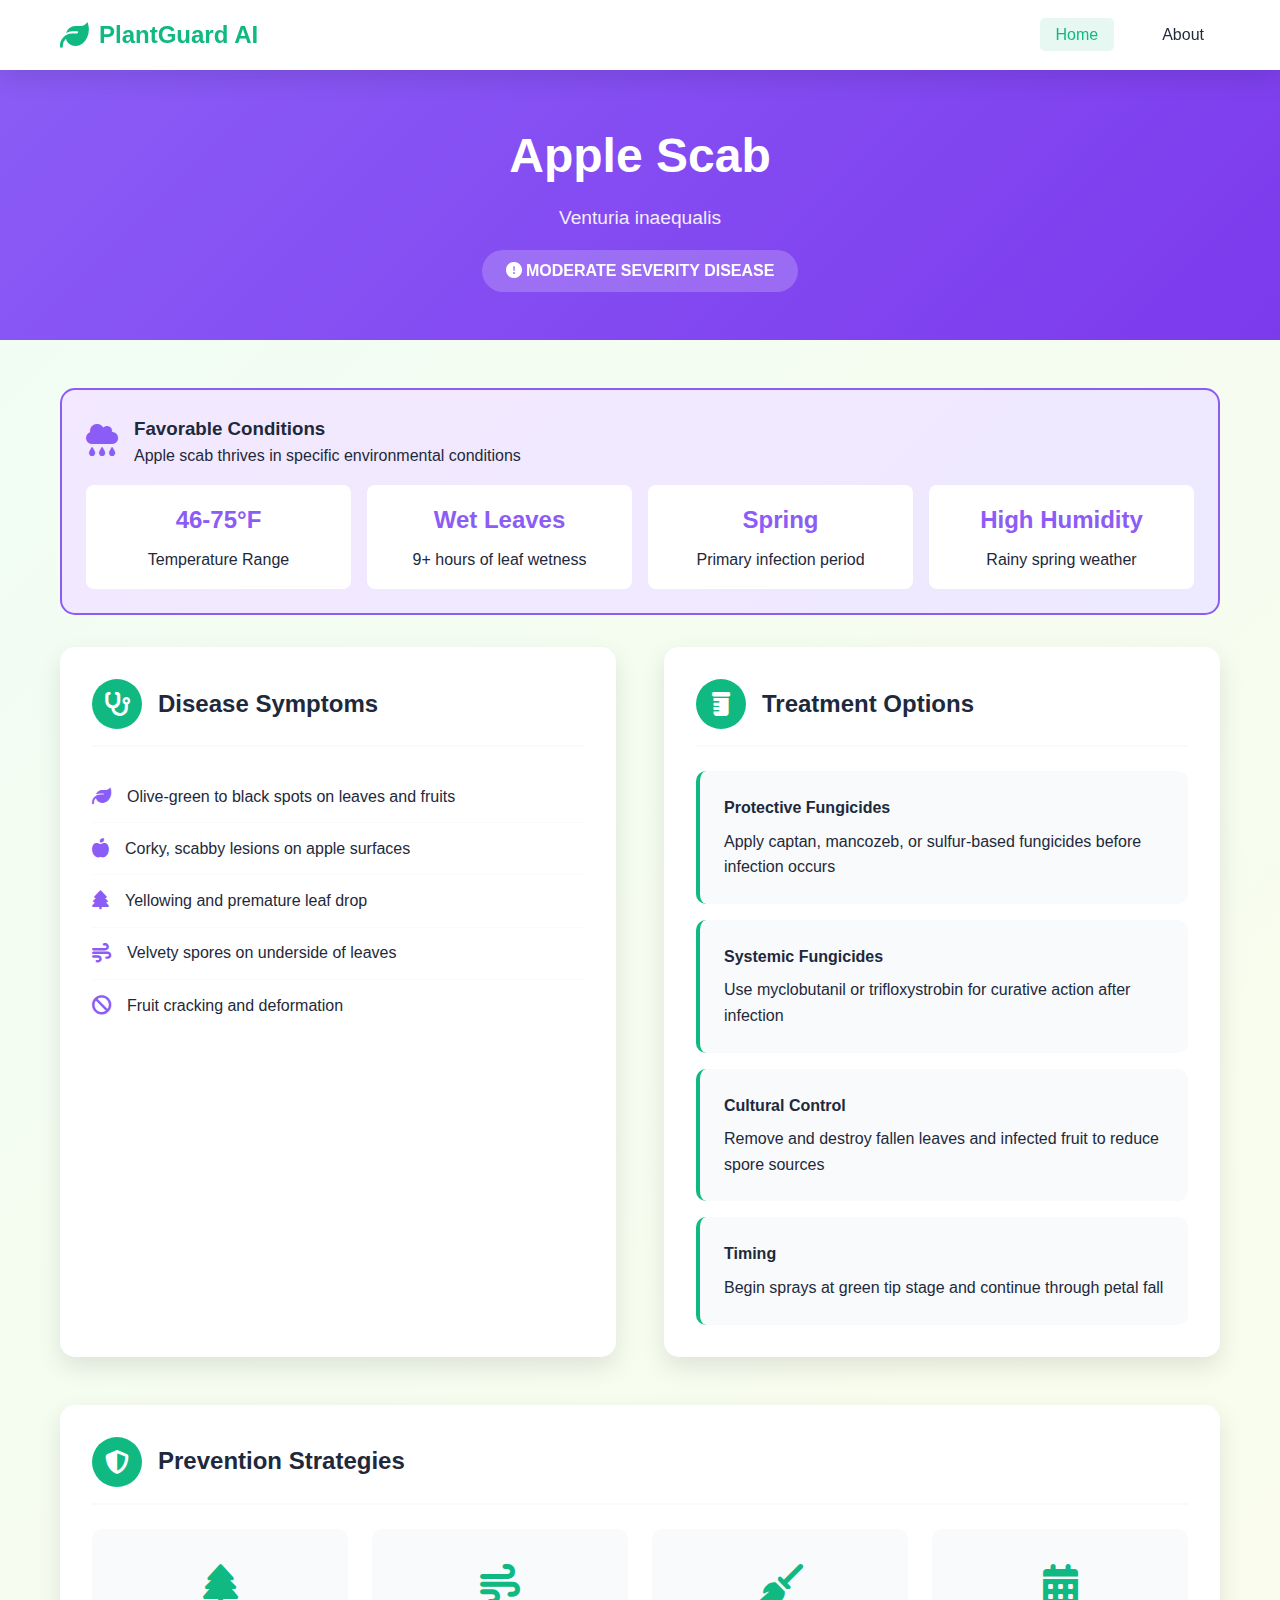
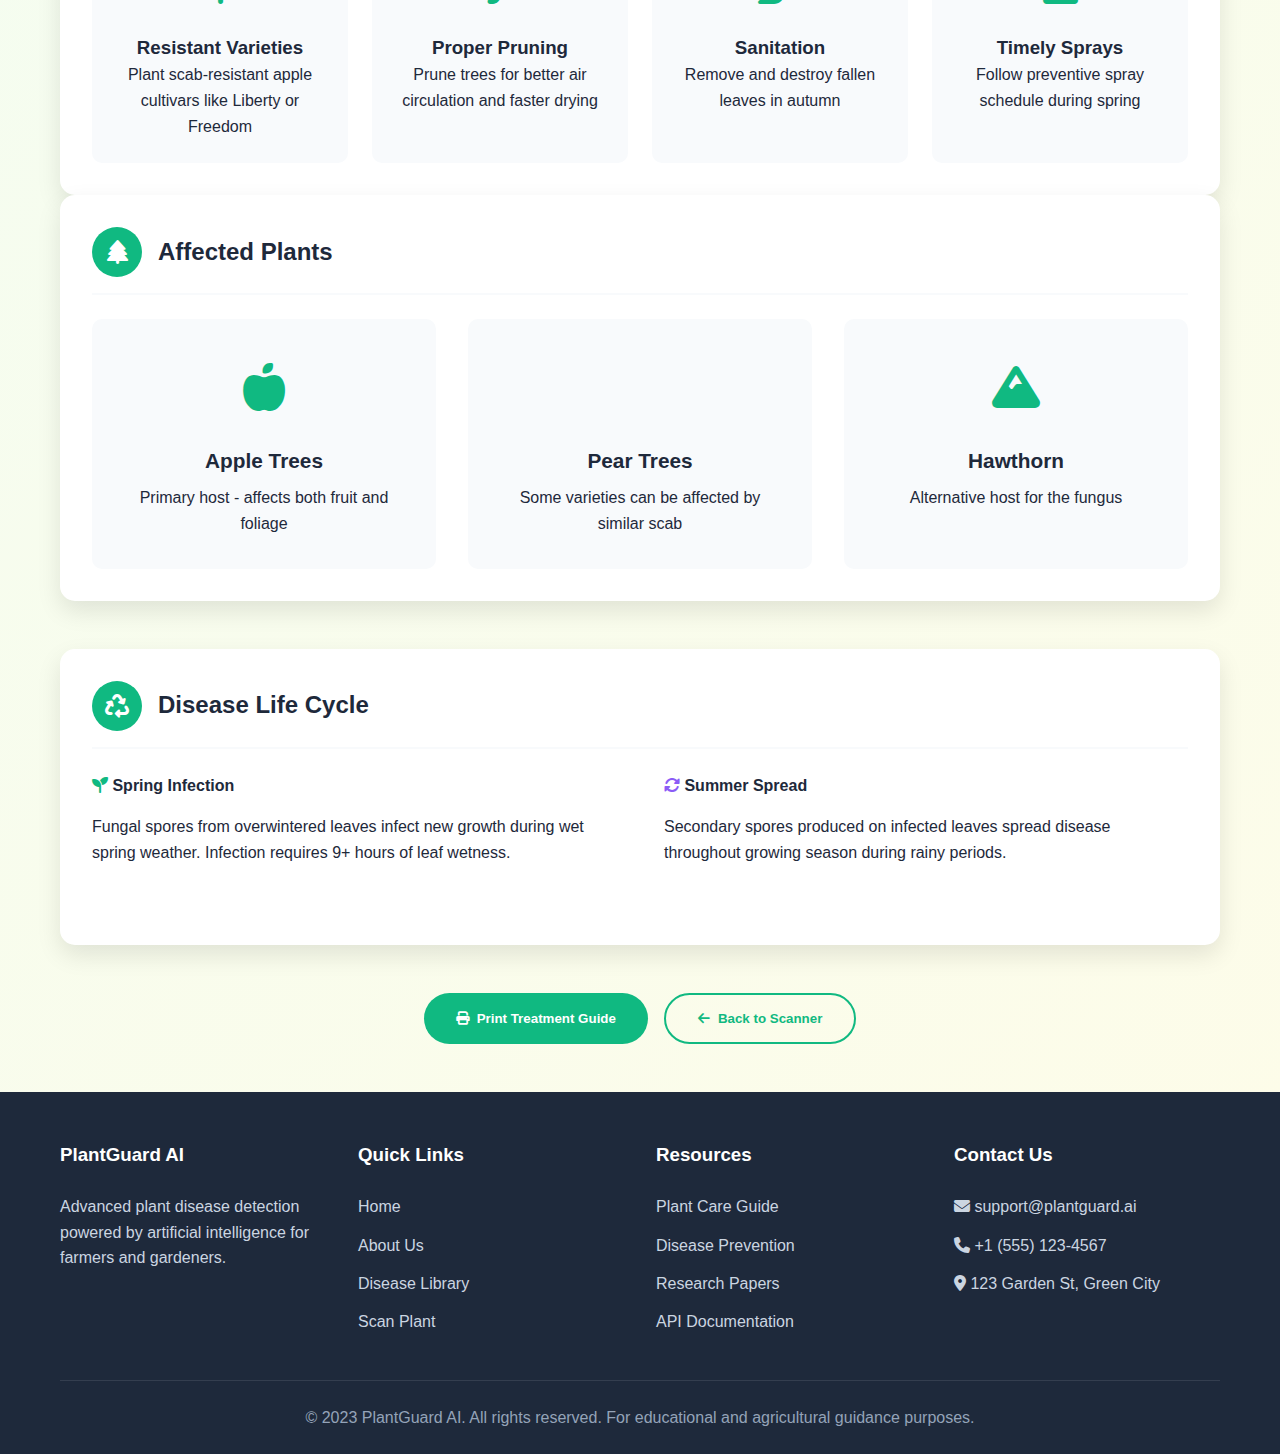
<file: apple-scab.html>
<!DOCTYPE html>
<html lang="en">
<head>
    <meta charset="UTF-8">
    <meta name="viewport" content="width=device-width, initial-scale=1.0">
    <title>Apple Scab - PlantGuard AI</title>
    <link rel="stylesheet" href="https://cdnjs.cloudflare.com/ajax/libs/font-awesome/6.4.0/css/all.min.css">
    <style>
        * {
            margin: 0;
            padding: 0;
            box-sizing: border-box;
            font-family: 'Segoe UI', Tahoma, Geneva, Verdana, sans-serif;
        }

        :root {
            --primary: #10b981;
            --primary-dark: #059669;
            --warning: #f59e0b;
            --light: #f8fafc;
            --dark: #1e293b;
            --gray: #64748b;
            --shadow: 0 10px 25px rgba(0, 0, 0, 0.1);
            --transition: all 0.3s ease;
        }

        body {
            background: linear-gradient(135deg, #f0fdf4 0%, #fefce8 100%);
            color: var(--dark);
            line-height: 1.6;
        }

        .container {
            max-width: 1200px;
            margin: 0 auto;
            padding: 0 20px;
        }

        /* Navigation */
        .navbar {
            background: white;
            padding: 1rem 0;
            box-shadow: var(--shadow);
            position: sticky;
            top: 0;
            z-index: 1000;
        }

        .nav-container {
            display: flex;
            justify-content: space-between;
            align-items: center;
        }

        .logo {
            display: flex;
            align-items: center;
            gap: 10px;
            font-size: 1.5rem;
            font-weight: 700;
            color: var(--primary);
            text-decoration: none;
        }

        .logo i {
            font-size: 1.8rem;
        }

        .nav-links {
            display: flex;
            gap: 2rem;
            list-style: none;
        }

        .nav-links a {
            text-decoration: none;
            color: var(--dark);
            font-weight: 500;
            transition: var(--transition);
            padding: 0.5rem 1rem;
            border-radius: 5px;
        }

        .nav-links a:hover {
            color: var(--primary);
            background: var(--light);
        }

        .nav-links a.active {
            color: var(--primary);
            background: rgba(16, 185, 129, 0.1);
        }

        /* Header */
        .disease-header {
            background: linear-gradient(135deg, #8b5cf6, #7c3aed);
            color: white;
            padding: 3rem 0;
            text-align: center;
            margin-bottom: 3rem;
        }

        .disease-title {
            font-size: 3rem;
            margin-bottom: 0.5rem;
        }

        .disease-subtitle {
            font-size: 1.2rem;
            opacity: 0.9;
            margin-bottom: 1rem;
        }

        .severity-badge {
            display: inline-block;
            background: rgba(255, 255, 255, 0.2);
            padding: 0.5rem 1.5rem;
            border-radius: 50px;
            font-weight: 600;
            backdrop-filter: blur(10px);
        }

        /* Content Layout */
        .content-grid {
            display: grid;
            grid-template-columns: 1fr 1fr;
            gap: 3rem;
            margin-bottom: 3rem;
        }

        /* Info Cards */
        .info-card {
            background: white;
            border-radius: 15px;
            padding: 2rem;
            box-shadow: var(--shadow);
            transition: var(--transition);
        }

        .info-card:hover {
            transform: translateY(-5px);
        }

        .card-header {
            display: flex;
            align-items: center;
            gap: 1rem;
            margin-bottom: 1.5rem;
            padding-bottom: 1rem;
            border-bottom: 2px solid var(--light);
        }

        .card-icon {
            width: 50px;
            height: 50px;
            background: var(--primary);
            border-radius: 50%;
            display: flex;
            align-items: center;
            justify-content: center;
            color: white;
            font-size: 1.5rem;
        }

        .card-title {
            font-size: 1.5rem;
            color: var(--dark);
        }

        /* Symptoms */
        .symptoms-list {
            list-style: none;
        }

        .symptoms-list li {
            padding: 0.8rem 0;
            border-bottom: 1px solid var(--light);
            display: flex;
            align-items: center;
            gap: 1rem;
        }

        .symptoms-list li:last-child {
            border-bottom: none;
        }

        .symptom-icon {
            color: #8b5cf6;
            font-size: 1.2rem;
        }

        /* Treatment */
        .treatment-item {
            background: var(--light);
            padding: 1.5rem;
            border-radius: 10px;
            margin-bottom: 1rem;
            border-left: 4px solid var(--primary);
        }

        .treatment-item:last-child {
            margin-bottom: 0;
        }

        .treatment-title {
            font-weight: 600;
            margin-bottom: 0.5rem;
            color: var(--dark);
        }

        /* Prevention */
        .prevention-grid {
            display: grid;
            grid-template-columns: repeat(auto-fit, minmax(200px, 1fr));
            gap: 1.5rem;
        }

        .prevention-item {
            text-align: center;
            padding: 1.5rem;
            background: var(--light);
            border-radius: 10px;
            transition: var(--transition);
        }

        .prevention-item:hover {
            background: white;
            box-shadow: var(--shadow);
        }

        .prevention-icon {
            font-size: 2.5rem;
            color: var(--primary);
            margin-bottom: 1rem;
        }

        /* Affected Plants */
        .plants-section {
            background: white;
            border-radius: 15px;
            padding: 2rem;
            box-shadow: var(--shadow);
            margin-bottom: 3rem;
        }

        .plants-grid {
            display: grid;
            grid-template-columns: repeat(auto-fit, minmax(250px, 1fr));
            gap: 2rem;
            margin-top: 1.5rem;
        }

        .plant-card {
            text-align: center;
            padding: 2rem;
            border-radius: 10px;
            background: var(--light);
            transition: var(--transition);
        }

        .plant-card:hover {
            transform: translateY(-5px);
            box-shadow: var(--shadow);
        }

        .plant-icon {
            font-size: 3rem;
            color: var(--primary);
            margin-bottom: 1rem;
        }

        .plant-name {
            font-size: 1.3rem;
            font-weight: 600;
            margin-bottom: 0.5rem;
        }

        /* Action Buttons */
        .action-buttons {
            display: flex;
            gap: 1rem;
            justify-content: center;
            margin: 3rem 0;
        }

        .btn {
            padding: 1rem 2rem;
            border-radius: 50px;
            font-weight: 600;
            cursor: pointer;
            transition: var(--transition);
            border: none;
            display: inline-flex;
            align-items: center;
            gap: 0.5rem;
            text-decoration: none;
        }

        .btn-primary {
            background: var(--primary);
            color: white;
        }

        .btn-primary:hover {
            background: var(--primary-dark);
            transform: translateY(-2px);
            box-shadow: var(--shadow);
        }

        .btn-outline {
            background: transparent;
            color: var(--primary);
            border: 2px solid var(--primary);
        }

        .btn-outline:hover {
            background: var(--primary);
            color: white;
            transform: translateY(-2px);
        }

        /* Conditions Section */
        .conditions-alert {
            background: linear-gradient(135deg, #f3e8ff, #ede9fe);
            border: 2px solid #8b5cf6;
            border-radius: 15px;
            padding: 1.5rem;
            margin: 2rem 0;
        }

        .alert-header {
            display: flex;
            align-items: center;
            gap: 1rem;
            margin-bottom: 1rem;
        }

        .alert-icon {
            font-size: 2rem;
            color: #8b5cf6;
        }

        .conditions-grid {
            display: grid;
            grid-template-columns: repeat(auto-fit, minmax(200px, 1fr));
            gap: 1rem;
            margin-top: 1rem;
        }

        .condition-item {
            text-align: center;
            padding: 1rem;
            background: white;
            border-radius: 8px;
        }

        .condition-value {
            font-size: 1.5rem;
            font-weight: 700;
            color: #8b5cf6;
            margin-bottom: 0.5rem;
        }

        /* Footer */
        footer {
            background: var(--dark);
            color: white;
            padding: 3rem 0 1.5rem;
            margin-top: 3rem;
        }

        .footer-content {
            display: grid;
            grid-template-columns: repeat(auto-fit, minmax(250px, 1fr));
            gap: 2rem;
            margin-bottom: 2rem;
        }

        .footer-column h3 {
            margin-bottom: 1.5rem;
            color: white;
        }

        .footer-column p, .footer-column a {
            color: #cbd5e1;
            margin-bottom: 0.8rem;
            display: block;
            text-decoration: none;
        }

        .footer-column a:hover {
            color: white;
        }

        .copyright {
            text-align: center;
            padding-top: 1.5rem;
            border-top: 1px solid rgba(255, 255, 255, 0.1);
            color: #94a3b8;
        }

        /* Mobile Menu */
        .mobile-menu-btn {
            display: none;
            background: none;
            border: none;
            font-size: 1.5rem;
            color: var(--dark);
            cursor: pointer;
        }

        /* Responsive */
        @media (max-width: 768px) {
            .nav-container {
                flex-direction: column;
                gap: 1rem;
            }

            .nav-links {
                gap: 1rem;
            }

            .content-grid {
                grid-template-columns: 1fr;
            }
            
            .disease-title {
                font-size: 2rem;
            }
            
            .action-buttons {
                flex-direction: column;
                align-items: center;
            }
            
            .conditions-grid {
                grid-template-columns: 1fr;
            }
        }

        @media (max-width: 480px) {
            .mobile-menu-btn {
                display: block;
            }

            .nav-links {
                display: none;
                flex-direction: column;
                position: absolute;
                top: 100%;
                left: 0;
                right: 0;
                background: white;
                padding: 1rem;
                box-shadow: var(--shadow);
            }

            .nav-links.active {
                display: flex;
            }
        }
    </style>
</head>
<body>
    <!-- Navigation -->
    <nav class="navbar">
        <div class="container nav-container">
            <a href="#" class="logo">
                <i class="fas fa-leaf"></i>
                PlantGuard AI
            </a>
            
            <button class="mobile-menu-btn">
                <i class="fas fa-bars"></i>
            </button>

            <ul class="nav-links">
                <li><a href="index.html" class="active">Home</a></li>
                <li><a href="about.html">About</a></li>
               

            </ul>
        </div>
    </nav>

    <!-- Disease Header -->
    <header class="disease-header">
        <div class="container">
            <h1 class="disease-title">Apple Scab</h1>
            <p class="disease-subtitle">Venturia inaequalis</p>
            <div class="severity-badge">
                <i class="fas fa-exclamation-circle"></i>
                MODERATE SEVERITY DISEASE
            </div>
        </div>
    </header>

    <div class="container">
        <!-- Conditions Alert -->
        <div class="conditions-alert">
            <div class="alert-header">
                <div class="alert-icon">
                    <i class="fas fa-cloud-rain"></i>
                </div>
                <div>
                    <h3>Favorable Conditions</h3>
                    <p>Apple scab thrives in specific environmental conditions</p>
                </div>
            </div>
            <div class="conditions-grid">
                <div class="condition-item">
                    <div class="condition-value">46-75°F</div>
                    <div>Temperature Range</div>
                </div>
                <div class="condition-item">
                    <div class="condition-value">Wet Leaves</div>
                    <div>9+ hours of leaf wetness</div>
                </div>
                <div class="condition-item">
                    <div class="condition-value">Spring</div>
                    <div>Primary infection period</div>
                </div>
                <div class="condition-item">
                    <div class="condition-value">High Humidity</div>
                    <div>Rainy spring weather</div>
                </div>
            </div>
        </div>

        <!-- Main Content Grid -->
        <div class="content-grid">
            <!-- Symptoms Column -->
            <div class="info-card">
                <div class="card-header">
                    <div class="card-icon">
                        <i class="fas fa-stethoscope"></i>
                    </div>
                    <h2 class="card-title">Disease Symptoms</h2>
                </div>
                <ul class="symptoms-list">
                    <li>
                        <i class="fas fa-leaf symptom-icon"></i>
                        <span>Olive-green to black spots on leaves and fruits</span>
                    </li>
                    <li>
                        <i class="fas fa-apple-alt symptom-icon"></i>
                        <span>Corky, scabby lesions on apple surfaces</span>
                    </li>
                    <li>
                        <i class="fas fa-tree symptom-icon"></i>
                        <span>Yellowing and premature leaf drop</span>
                    </li>
                    <li>
                        <i class="fas fa-wind symptom-icon"></i>
                        <span>Velvety spores on underside of leaves</span>
                    </li>
                    <li>
                        <i class="fas fa-ban symptom-icon"></i>
                        <span>Fruit cracking and deformation</span>
                    </li>
                </ul>
            </div>

            <!-- Treatment Column -->
            <div class="info-card">
                <div class="card-header">
                    <div class="card-icon">
                        <i class="fas fa-prescription-bottle"></i>
                    </div>
                    <h2 class="card-title">Treatment Options</h2>
                </div>
                <div class="treatment-item">
                    <div class="treatment-title">Protective Fungicides</div>
                    <p>Apply captan, mancozeb, or sulfur-based fungicides before infection occurs</p>
                </div>
                <div class="treatment-item">
                    <div class="treatment-title">Systemic Fungicides</div>
                    <p>Use myclobutanil or trifloxystrobin for curative action after infection</p>
                </div>
                <div class="treatment-item">
                    <div class="treatment-title">Cultural Control</div>
                    <p>Remove and destroy fallen leaves and infected fruit to reduce spore sources</p>
                </div>
                <div class="treatment-item">
                    <div class="treatment-title">Timing</div>
                    <p>Begin sprays at green tip stage and continue through petal fall</p>
                </div>
            </div>
        </div>

        <!-- Prevention Section -->
        <div class="info-card">
            <div class="card-header">
                <div class="card-icon">
                    <i class="fas fa-shield-alt"></i>
                </div>
                <h2 class="card-title">Prevention Strategies</h2>
            </div>
            <div class="prevention-grid">
                <div class="prevention-item">
                    <div class="prevention-icon">
                        <i class="fas fa-tree"></i>
                    </div>
                    <h3>Resistant Varieties</h3>
                    <p>Plant scab-resistant apple cultivars like Liberty or Freedom</p>
                </div>
                <div class="prevention-item">
                    <div class="prevention-icon">
                        <i class="fas fa-wind"></i>
                    </div>
                    <h3>Proper Pruning</h3>
                    <p>Prune trees for better air circulation and faster drying</p>
                </div>
                <div class="prevention-item">
                    <div class="prevention-icon">
                        <i class="fas fa-broom"></i>
                    </div>
                    <h3>Sanitation</h3>
                    <p>Remove and destroy fallen leaves in autumn</p>
                </div>
                <div class="prevention-item">
                    <div class="prevention-icon">
                        <i class="fas fa-calendar-alt"></i>
                    </div>
                    <h3>Timely Sprays</h3>
                    <p>Follow preventive spray schedule during spring</p>
                </div>
            </div>
        </div>

        <!-- Affected Plants -->
        <div class="plants-section">
            <div class="card-header">
                <div class="card-icon">
                    <i class="fas fa-tree"></i>
                </div>
                <h2 class="card-title">Affected Plants</h2>
            </div>
            <div class="plants-grid">
                <div class="plant-card">
                    <div class="plant-icon">
                        <i class="fas fa-apple-alt"></i>
                    </div>
                    <div class="plant-name">Apple Trees</div>
                    <p>Primary host - affects both fruit and foliage</p>
                </div>
                <div class="plant-card">
                    <div class="plant-icon">
                        <i class="fas fa-pear"></i>
                    </div>
                    <div class="plant-name">Pear Trees</div>
                    <p>Some varieties can be affected by similar scab</p>
                </div>
                <div class="plant-card">
                    <div class="plant-icon">
                        <i class="fas fa-mountain"></i>
                    </div>
                    <div class="plant-name">Hawthorn</div>
                    <p>Alternative host for the fungus</p>
                </div>
            </div>
        </div>

        <!-- Life Cycle Section -->
        <div class="info-card">
            <div class="card-header">
                <div class="card-icon">
                    <i class="fas fa-recycle"></i>
                </div>
                <h2 class="card-title">Disease Life Cycle</h2>
            </div>
            <div class="content-grid">
                <div>
                    <h4><i class="fas fa-seedling" style="color: var(--primary);"></i> Spring Infection</h4>
                    <p style="margin-top: 1rem;">Fungal spores from overwintered leaves infect new growth during wet spring weather. Infection requires 9+ hours of leaf wetness.</p>
                </div>
                <div>
                    <h4><i class="fas fa-sync-alt" style="color: #8b5cf6;"></i> Summer Spread</h4>
                    <p style="margin-top: 1rem;">Secondary spores produced on infected leaves spread disease throughout growing season during rainy periods.</p>
                </div>
            </div>
        </div>

        <!-- Action Buttons -->
        <div class="action-buttons">
            <button class="btn btn-primary">
                <i class="fas fa-print"></i> Print Treatment Guide
            </button>
            <button class="btn btn-outline">
                <i class="fas fa-arrow-left"></i> Back to Scanner
            </button>
        </div>
    </div>

    <!-- Footer -->
    <footer>
        <div class="container">
            <div class="footer-content">
                <div class="footer-column">
                    <h3>PlantGuard AI</h3>
                    <p>Advanced plant disease detection powered by artificial intelligence for farmers and gardeners.</p>
                </div>
                <div class="footer-column">
                    <h3>Quick Links</h3>
                    <a href="#">Home</a>
                    <a href="#about">About Us</a>
                    <a href="#disease-library">Disease Library</a>
                    <a href="#scan-plant">Scan Plant</a>
                </div>
                <div class="footer-column">
                    <h3>Resources</h3>
                    <a href="#">Plant Care Guide</a>
                    <a href="#">Disease Prevention</a>
                    <a href="#">Research Papers</a>
                    <a href="#">API Documentation</a>
                </div>
                <div class="footer-column">
                    <h3>Contact Us</h3>
                    <p><i class="fas fa-envelope"></i> support@plantguard.ai</p>
                    <p><i class="fas fa-phone"></i> +1 (555) 123-4567</p>
                    <p><i class="fas fa-map-marker-alt"></i> 123 Garden St, Green City</p>
                </div>
            </div>
            <div class="copyright">
                <p>&copy; 2023 PlantGuard AI. All rights reserved. For educational and agricultural guidance purposes.</p>
            </div>
        </div>
    </footer>

    <script>
        // Mobile menu functionality
        const mobileMenuBtn = document.querySelector('.mobile-menu-btn');
        const navLinks = document.querySelector('.nav-links');

        mobileMenuBtn.addEventListener('click', () => {
            navLinks.classList.toggle('active');
        });

        // Simple print functionality
        document.querySelector('.btn-primary').addEventListener('click', function() {
            window.print();
        });

        // Back button functionality
        document.querySelector('.btn-outline').addEventListener('click', function() {
            window.history.back();
        });

        // Close mobile menu when clicking on links
        document.querySelectorAll('.nav-links a').forEach(link => {
            link.addEventListener('click', () => {
                navLinks.classList.remove('active');
            });
        });
    </script>
</body>

</html>
</file>
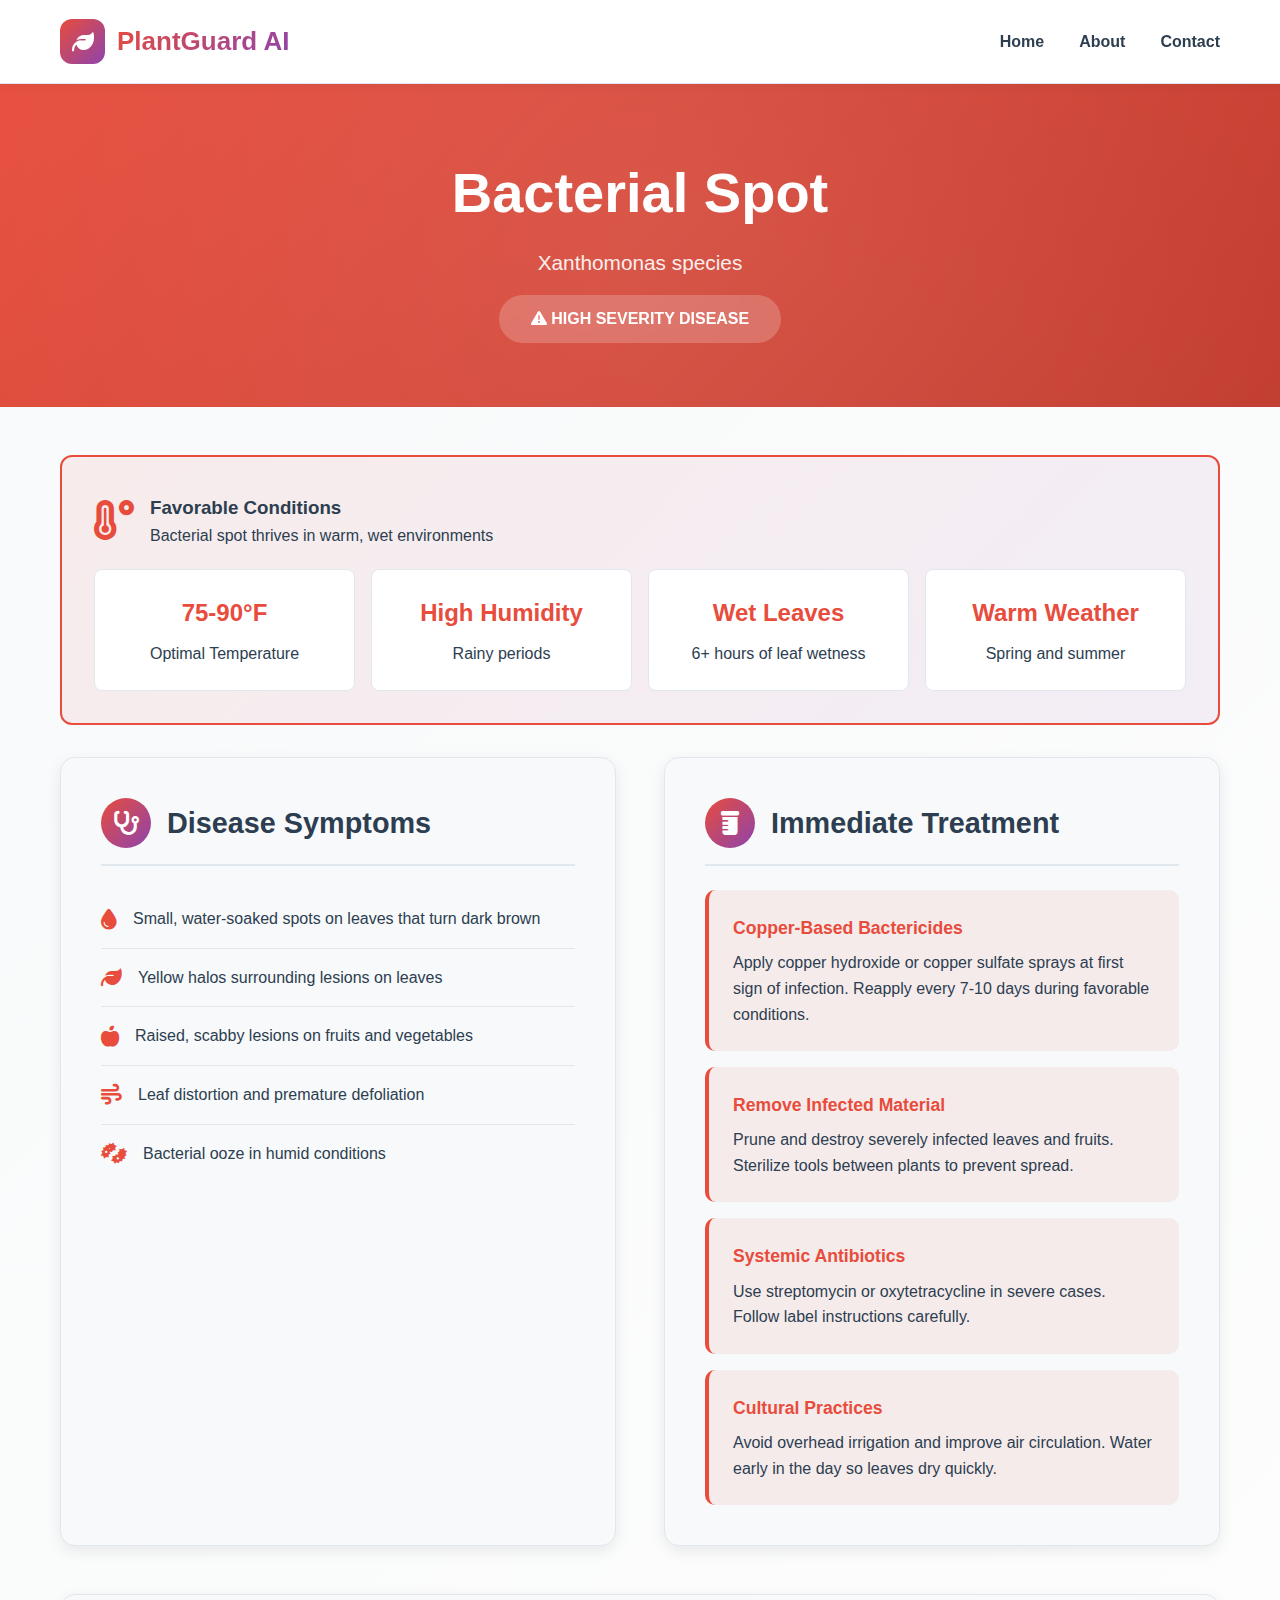
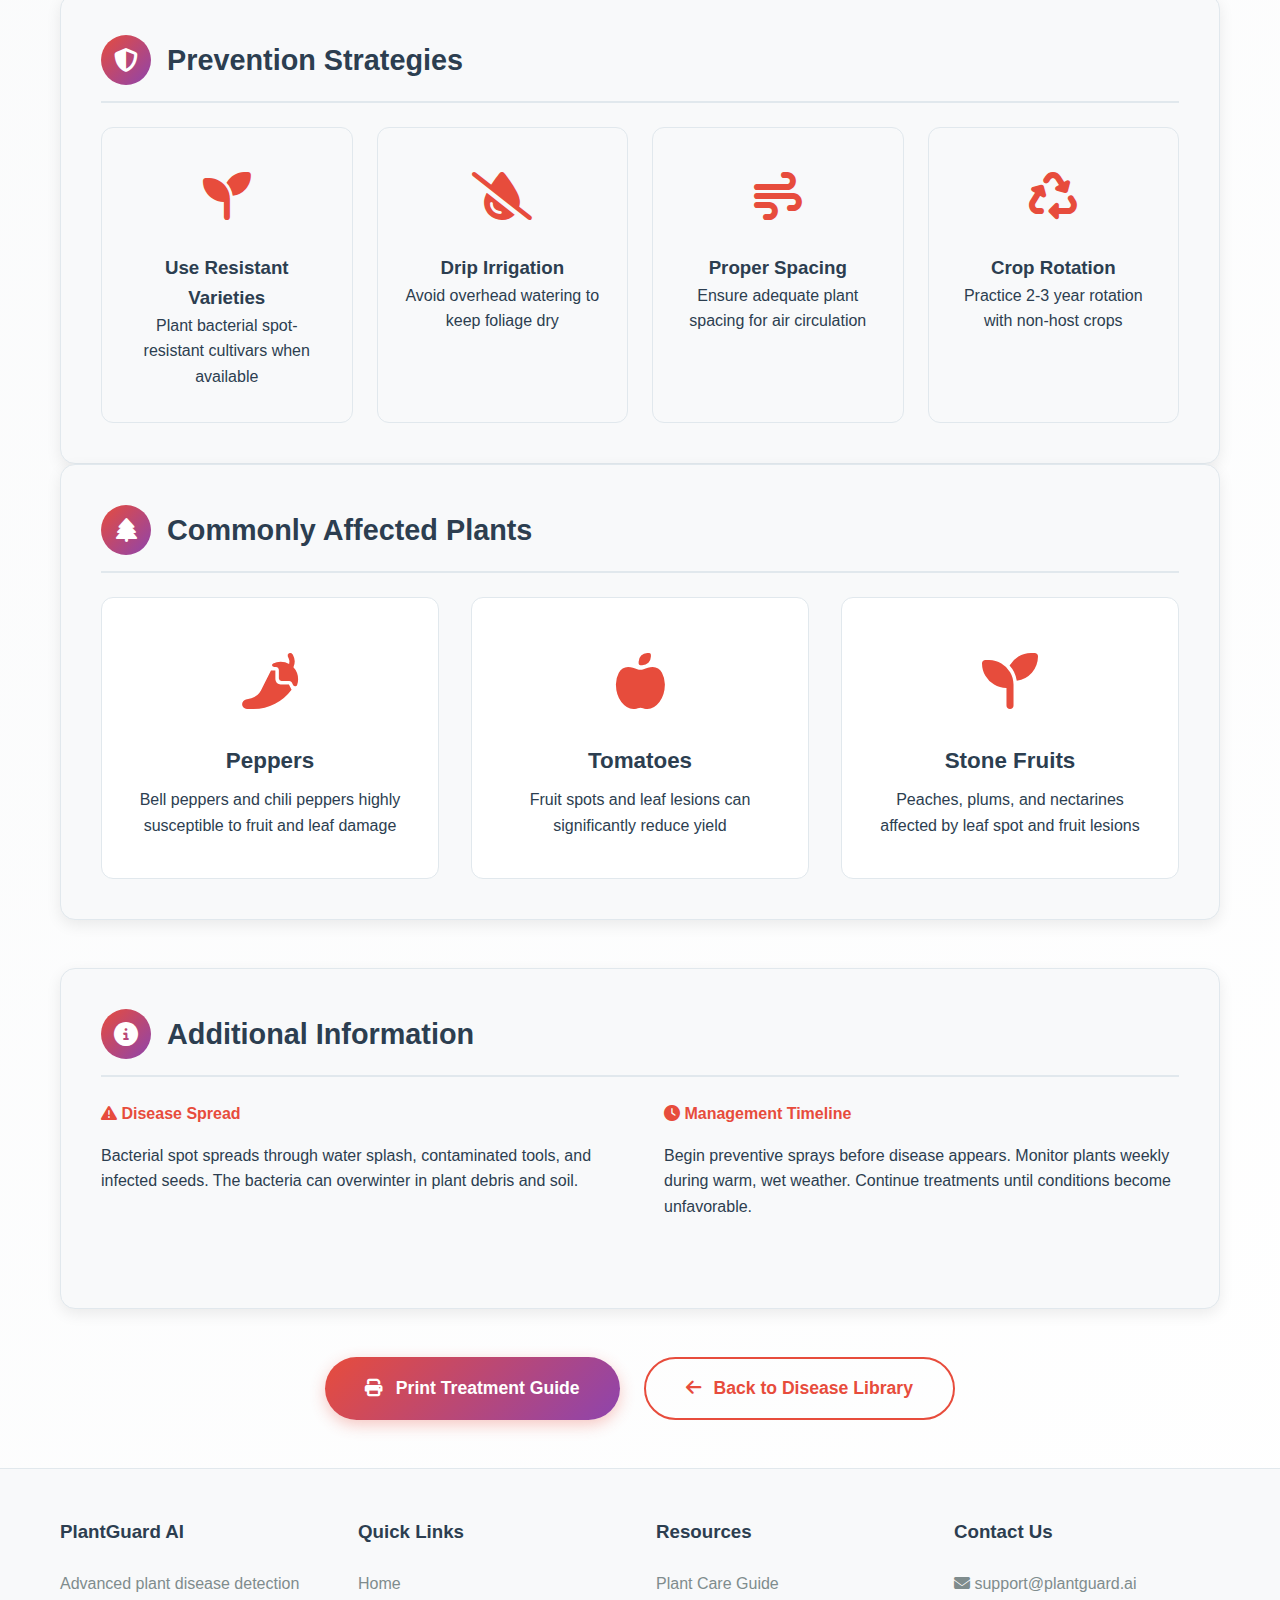
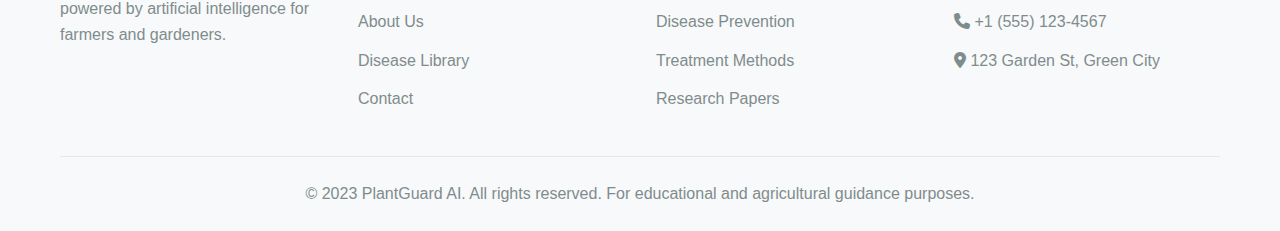
<file: bacterial-spot.html>
<!DOCTYPE html>
<html lang="en">
<head>
    <meta charset="UTF-8">
    <meta name="viewport" content="width=device-width, initial-scale=1.0">
    <title>Bacterial Spot - PlantGuard AI</title>
    <link rel="stylesheet" href="https://cdnjs.cloudflare.com/ajax/libs/font-awesome/6.4.0/css/all.min.css">
    <style>
        * {
            margin: 0;
            padding: 0;
            box-sizing: border-box;
            font-family: 'Segoe UI', Tahoma, Geneva, Verdana, sans-serif;
        }

        :root {
            --primary: #E74C3C; /* Red for bacterial diseases */
            --primary-dark: #C0392B;
            --secondary: #8E44AD; /* Purple accent */
            --accent: #F39C12; /* Warning yellow */
            --light-bg: #FFFFFF;
            --light-card: #F8F9FA;
            --light-text: #2C3E50;
            --light-text-secondary: #7F8C8D;
            --border: #E1E8ED;
            --shadow: 0 5px 15px rgba(0, 0, 0, 0.08);
            --transition: all 0.3s ease;
        }

        body {
            background: linear-gradient(135deg, #F8F9FA 0%, #FFFFFF 100%);
            color: var(--light-text);
            line-height: 1.6;
            overflow-x: hidden;
            min-height: 100vh;
        }

        .container {
            max-width: 1200px;
            margin: 0 auto;
            padding: 0 20px;
        }

        /* Navigation */
        .navbar {
            background: rgba(255, 255, 255, 0.95);
            backdrop-filter: blur(10px);
            padding: 1.2rem 0;
            border-bottom: 1px solid var(--border);
            position: sticky;
            top: 0;
            z-index: 1000;
            box-shadow: 0 2px 10px rgba(0, 0, 0, 0.05);
        }

        .nav-container {
            display: flex;
            justify-content: space-between;
            align-items: center;
        }

        .logo {
            display: flex;
            align-items: center;
            gap: 12px;
            text-decoration: none;
        }

        .logo-icon {
            width: 45px;
            height: 45px;
            background: linear-gradient(135deg, var(--primary), var(--secondary));
            border-radius: 12px;
            display: flex;
            align-items: center;
            justify-content: center;
            color: white;
            font-size: 22px;
        }

        .logo-text {
            font-size: 26px;
            font-weight: 800;
            background: linear-gradient(135deg, var(--primary), var(--secondary));
            -webkit-background-clip: text;
            -webkit-text-fill-color: transparent;
        }

        .nav-links {
            display: flex;
            list-style: none;
            gap: 35px;
        }

        .nav-links a {
            text-decoration: none;
            color: var(--light-text);
            font-weight: 600;
            transition: var(--transition);
            position: relative;
            padding: 8px 0;
            font-size: 16px;
        }

        .nav-links a:after {
            content: '';
            position: absolute;
            bottom: 0;
            left: 0;
            width: 0;
            height: 2px;
            background: linear-gradient(90deg, var(--primary), var(--secondary));
            transition: var(--transition);
        }

        .nav-links a:hover {
            color: var(--primary);
        }

        .nav-links a:hover:after {
            width: 100%;
        }

        /* Disease Header */
        .disease-header {
            background: linear-gradient(135deg, #E74C3C, #C0392B);
            color: white;
            padding: 4rem 0;
            text-align: center;
            margin-bottom: 3rem;
            position: relative;
            overflow: hidden;
        }

        .disease-header:before {
            content: '';
            position: absolute;
            top: -50%;
            left: -50%;
            width: 200%;
            height: 200%;
            background: radial-gradient(circle, rgba(255,255,255,0.1) 0%, rgba(255,255,255,0) 70%);
            z-index: 0;
        }

        .disease-title {
            font-size: 3.5rem;
            margin-bottom: 0.5rem;
            position: relative;
            z-index: 1;
        }

        .disease-subtitle {
            font-size: 1.3rem;
            opacity: 0.9;
            margin-bottom: 1rem;
            position: relative;
            z-index: 1;
        }

        .severity-badge {
            display: inline-block;
            background: rgba(255, 255, 255, 0.2);
            padding: 0.7rem 2rem;
            border-radius: 50px;
            font-weight: 600;
            backdrop-filter: blur(10px);
            position: relative;
            z-index: 1;
        }

        /* Content Layout */
        .content-grid {
            display: grid;
            grid-template-columns: 1fr 1fr;
            gap: 3rem;
            margin-bottom: 3rem;
        }

        /* Info Cards */
        .info-card {
            background: var(--light-card);
            border-radius: 15px;
            padding: 2.5rem;
            box-shadow: var(--shadow);
            transition: var(--transition);
            border: 1px solid var(--border);
        }

        .info-card:hover {
            transform: translateY(-5px);
            box-shadow: 0 10px 25px rgba(0, 0, 0, 0.12);
        }

        .card-header {
            display: flex;
            align-items: center;
            gap: 1rem;
            margin-bottom: 1.5rem;
            padding-bottom: 1rem;
            border-bottom: 2px solid var(--border);
        }

        .card-icon {
            width: 50px;
            height: 50px;
            background: linear-gradient(135deg, var(--primary), var(--secondary));
            border-radius: 50%;
            display: flex;
            align-items: center;
            justify-content: center;
            color: white;
            font-size: 1.5rem;
        }

        .card-title {
            font-size: 1.8rem;
            color: var(--light-text);
        }

        /* Symptoms */
        .symptoms-list {
            list-style: none;
        }

        .symptoms-list li {
            padding: 1rem 0;
            border-bottom: 1px solid var(--border);
            display: flex;
            align-items: center;
            gap: 1rem;
        }

        .symptoms-list li:last-child {
            border-bottom: none;
        }

        .symptom-icon {
            color: var(--primary);
            font-size: 1.3rem;
        }

        /* Treatment */
        .treatment-item {
            background: rgba(231, 76, 60, 0.08);
            padding: 1.5rem;
            border-radius: 10px;
            margin-bottom: 1rem;
            border-left: 4px solid var(--primary);
            transition: var(--transition);
        }

        .treatment-item:hover {
            background: rgba(231, 76, 60, 0.12);
        }

        .treatment-item:last-child {
            margin-bottom: 0;
        }

        .treatment-title {
            font-weight: 700;
            margin-bottom: 0.5rem;
            color: var(--primary);
            font-size: 1.1rem;
        }

        /* Prevention */
        .prevention-grid {
            display: grid;
            grid-template-columns: repeat(auto-fit, minmax(250px, 1fr));
            gap: 1.5rem;
        }

        .prevention-item {
            text-align: center;
            padding: 2rem 1.5rem;
            background: var(--light-card);
            border-radius: 12px;
            transition: var(--transition);
            border: 1px solid var(--border);
        }

        .prevention-item:hover {
            background: rgba(231, 76, 60, 0.05);
            transform: translateY(-5px);
        }

        .prevention-icon {
            font-size: 3rem;
            color: var(--primary);
            margin-bottom: 1rem;
        }

        /* Affected Plants */
        .plants-section {
            background: var(--light-card);
            border-radius: 15px;
            padding: 2.5rem;
            box-shadow: var(--shadow);
            margin-bottom: 3rem;
            border: 1px solid var(--border);
        }

        .plants-grid {
            display: grid;
            grid-template-columns: repeat(auto-fit, minmax(280px, 1fr));
            gap: 2rem;
            margin-top: 1.5rem;
        }

        .plant-card {
            text-align: center;
            padding: 2.5rem 2rem;
            border-radius: 12px;
            background: white;
            transition: var(--transition);
            border: 1px solid var(--border);
        }

        .plant-card:hover {
            transform: translateY(-5px);
            background: rgba(231, 76, 60, 0.05);
        }

        .plant-icon {
            font-size: 3.5rem;
            color: var(--primary);
            margin-bottom: 1rem;
        }

        .plant-name {
            font-size: 1.4rem;
            font-weight: 700;
            margin-bottom: 0.5rem;
            color: var(--light-text);
        }

        /* Conditions Alert */
        .conditions-alert {
            background: linear-gradient(135deg, rgba(231, 76, 60, 0.08), rgba(142, 68, 173, 0.08));
            border: 2px solid var(--primary);
            border-radius: 12px;
            padding: 2rem;
            margin: 2rem 0;
        }

        .alert-header {
            display: flex;
            align-items: center;
            gap: 1rem;
            margin-bottom: 1rem;
        }

        .alert-icon {
            font-size: 2.5rem;
            color: var(--primary);
        }

        .conditions-grid {
            display: grid;
            grid-template-columns: repeat(auto-fit, minmax(200px, 1fr));
            gap: 1rem;
            margin-top: 1rem;
        }

        .condition-item {
            text-align: center;
            padding: 1.5rem 1rem;
            background: white;
            border-radius: 8px;
            border: 1px solid var(--border);
        }

        .condition-value {
            font-size: 1.5rem;
            font-weight: 700;
            color: var(--primary);
            margin-bottom: 0.5rem;
        }

        /* Action Buttons */
        .action-buttons {
            display: flex;
            gap: 1.5rem;
            justify-content: center;
            margin: 3rem 0;
        }

        .btn {
            padding: 1.2rem 2.5rem;
            border-radius: 50px;
            font-weight: 600;
            cursor: pointer;
            transition: var(--transition);
            border: none;
            font-size: 1.1rem;
            text-decoration: none;
            display: inline-flex;
            align-items: center;
            gap: 0.8rem;
        }

        .btn-primary {
            background: linear-gradient(135deg, var(--primary), var(--secondary));
            color: white;
            box-shadow: 0 5px 15px rgba(231, 76, 60, 0.3);
        }

        .btn-primary:hover {
            transform: translateY(-3px);
            box-shadow: 0 8px 20px rgba(231, 76, 60, 0.4);
        }

        .btn-outline {
            background: transparent;
            color: var(--primary);
            border: 2px solid var(--primary);
        }

        .btn-outline:hover {
            background: var(--primary);
            color: white;
            transform: translateY(-3px);
        }

        /* Footer */
        footer {
            background: var(--light-card);
            color: var(--light-text-secondary);
            padding: 3rem 0 1.5rem;
            margin-top: 3rem;
            border-top: 1px solid var(--border);
        }

        .footer-content {
            display: grid;
            grid-template-columns: repeat(auto-fit, minmax(250px, 1fr));
            gap: 2rem;
            margin-bottom: 2rem;
        }

        .footer-column h3 {
            margin-bottom: 1.5rem;
            color: var(--light-text);
        }

        .footer-column p, .footer-column a {
            color: var(--light-text-secondary);
            margin-bottom: 0.8rem;
            display: block;
            text-decoration: none;
            transition: var(--transition);
        }

        .footer-column a:hover {
            color: var(--primary);
        }

        .copyright {
            text-align: center;
            padding-top: 1.5rem;
            border-top: 1px solid var(--border);
            color: var(--light-text-secondary);
        }

        /* Responsive */
        @media (max-width: 768px) {
            .content-grid {
                grid-template-columns: 1fr;
            }
            
            .disease-title {
                font-size: 2.5rem;
            }
            
            .action-buttons {
                flex-direction: column;
                align-items: center;
            }
            
            .nav-container {
                flex-direction: column;
                gap: 20px;
            }
            
            .nav-links {
                gap: 20px;
            }
        }

        @media (max-width: 480px) {
            .nav-links {
                flex-direction: column;
                gap: 15px;
                text-align: center;
            }
            
            .prevention-grid {
                grid-template-columns: 1fr;
            }
            
            .plants-grid {
                grid-template-columns: 1fr;
            }
            
            .conditions-grid {
                grid-template-columns: 1fr;
            }
        }
    </style>
</head>
<body>
    <!-- Navigation -->
    <nav class="navbar">
        <div class="container nav-container">
            <a href="index.html" class="logo">
                <div class="logo-icon">
                    <i class="fas fa-leaf"></i>
                </div>
                <div class="logo-text">PlantGuard AI</div>
            </a>
            <ul class="nav-links">
                <li><a href="index.html">Home</a></li>
                <li><a href="about.html">About</a></li>
                <li><a href="contact.html">Contact</a></li>
                
            </ul>
        </div>
    </nav>

    <!-- Disease Header -->
    <header class="disease-header">
        <div class="container">
            <h1 class="disease-title">Bacterial Spot</h1>
            <p class="disease-subtitle">Xanthomonas species</p>
            <div class="severity-badge">
                <i class="fas fa-exclamation-triangle"></i>
                HIGH SEVERITY DISEASE
            </div>
        </div>
    </header>

    <div class="container">
        <!-- Conditions Alert -->
        <div class="conditions-alert">
            <div class="alert-header">
                <div class="alert-icon">
                    <i class="fas fa-temperature-high"></i>
                </div>
                <div>
                    <h3>Favorable Conditions</h3>
                    <p>Bacterial spot thrives in warm, wet environments</p>
                </div>
            </div>
            <div class="conditions-grid">
                <div class="condition-item">
                    <div class="condition-value">75-90°F</div>
                    <div>Optimal Temperature</div>
                </div>
                <div class="condition-item">
                    <div class="condition-value">High Humidity</div>
                    <div>Rainy periods</div>
                </div>
                <div class="condition-item">
                    <div class="condition-value">Wet Leaves</div>
                    <div>6+ hours of leaf wetness</div>
                </div>
                <div class="condition-item">
                    <div class="condition-value">Warm Weather</div>
                    <div>Spring and summer</div>
                </div>
            </div>
        </div>

        <!-- Main Content Grid -->
        <div class="content-grid">
            <!-- Symptoms Column -->
            <div class="info-card">
                <div class="card-header">
                    <div class="card-icon">
                        <i class="fas fa-stethoscope"></i>
                    </div>
                    <h2 class="card-title">Disease Symptoms</h2>
                </div>
                <ul class="symptoms-list">
                    <li>
                        <i class="fas fa-tint symptom-icon"></i>
                        <span>Small, water-soaked spots on leaves that turn dark brown</span>
                    </li>
                    <li>
                        <i class="fas fa-leaf symptom-icon"></i>
                        <span>Yellow halos surrounding lesions on leaves</span>
                    </li>
                    <li>
                        <i class="fas fa-apple-alt symptom-icon"></i>
                        <span>Raised, scabby lesions on fruits and vegetables</span>
                    </li>
                    <li>
                        <i class="fas fa-wind symptom-icon"></i>
                        <span>Leaf distortion and premature defoliation</span>
                    </li>
                    <li>
                        <i class="fas fa-bacteria symptom-icon"></i>
                        <span>Bacterial ooze in humid conditions</span>
                    </li>
                </ul>
            </div>

            <!-- Treatment Column -->
            <div class="info-card">
                <div class="card-header">
                    <div class="card-icon">
                        <i class="fas fa-prescription-bottle"></i>
                    </div>
                    <h2 class="card-title">Immediate Treatment</h2>
                </div>
                <div class="treatment-item">
                    <div class="treatment-title">Copper-Based Bactericides</div>
                    <p>Apply copper hydroxide or copper sulfate sprays at first sign of infection. Reapply every 7-10 days during favorable conditions.</p>
                </div>
                <div class="treatment-item">
                    <div class="treatment-title">Remove Infected Material</div>
                    <p>Prune and destroy severely infected leaves and fruits. Sterilize tools between plants to prevent spread.</p>
                </div>
                <div class="treatment-item">
                    <div class="treatment-title">Systemic Antibiotics</div>
                    <p>Use streptomycin or oxytetracycline in severe cases. Follow label instructions carefully.</p>
                </div>
                <div class="treatment-item">
                    <div class="treatment-title">Cultural Practices</div>
                    <p>Avoid overhead irrigation and improve air circulation. Water early in the day so leaves dry quickly.</p>
                </div>
            </div>
        </div>

        <!-- Prevention Section -->
        <div class="info-card">
            <div class="card-header">
                <div class="card-icon">
                    <i class="fas fa-shield-alt"></i>
                </div>
                <h2 class="card-title">Prevention Strategies</h2>
            </div>
            <div class="prevention-grid">
                <div class="prevention-item">
                    <div class="prevention-icon">
                        <i class="fas fa-seedling"></i>
                    </div>
                    <h3>Use Resistant Varieties</h3>
                    <p>Plant bacterial spot-resistant cultivars when available</p>
                </div>
                <div class="prevention-item">
                    <div class="prevention-icon">
                        <i class="fas fa-tint-slash"></i>
                    </div>
                    <h3>Drip Irrigation</h3>
                    <p>Avoid overhead watering to keep foliage dry</p>
                </div>
                <div class="prevention-item">
                    <div class="prevention-icon">
                        <i class="fas fa-wind"></i>
                    </div>
                    <h3>Proper Spacing</h3>
                    <p>Ensure adequate plant spacing for air circulation</p>
                </div>
                <div class="prevention-item">
                    <div class="prevention-icon">
                        <i class="fas fa-recycle"></i>
                    </div>
                    <h3>Crop Rotation</h3>
                    <p>Practice 2-3 year rotation with non-host crops</p>
                </div>
            </div>
        </div>

        <!-- Affected Plants -->
        <div class="plants-section">
            <div class="card-header">
                <div class="card-icon">
                    <i class="fas fa-tree"></i>
                </div>
                <h2 class="card-title">Commonly Affected Plants</h2>
            </div>
            <div class="plants-grid">
                <div class="plant-card">
                    <div class="plant-icon">
                        <i class="fas fa-pepper-hot"></i>
                    </div>
                    <div class="plant-name">Peppers</div>
                    <p>Bell peppers and chili peppers highly susceptible to fruit and leaf damage</p>
                </div>
                <div class="plant-card">
                    <div class="plant-icon">
                        <i class="fas fa-apple-alt"></i>
                    </div>
                    <div class="plant-name">Tomatoes</div>
                    <p>Fruit spots and leaf lesions can significantly reduce yield</p>
                </div>
                <div class="plant-card">
                    <div class="plant-icon">
                        <i class="fas fa-seedling"></i>
                    </div>
                    <div class="plant-name">Stone Fruits</div>
                    <p>Peaches, plums, and nectarines affected by leaf spot and fruit lesions</p>
                </div>
            </div>
        </div>

        <!-- Additional Information -->
        <div class="info-card">
            <div class="card-header">
                <div class="card-icon">
                    <i class="fas fa-info-circle"></i>
                </div>
                <h2 class="card-title">Additional Information</h2>
            </div>
            <div class="content-grid">
                <div>
                    <h4 style="color: var(--primary); margin-bottom: 1rem;"><i class="fas fa-exclamation-triangle"></i> Disease Spread</h4>
                    <p>Bacterial spot spreads through water splash, contaminated tools, and infected seeds. The bacteria can overwinter in plant debris and soil.</p>
                </div>
                <div>
                    <h4 style="color: var(--primary); margin-bottom: 1rem;"><i class="fas fa-clock"></i> Management Timeline</h4>
                    <p>Begin preventive sprays before disease appears. Monitor plants weekly during warm, wet weather. Continue treatments until conditions become unfavorable.</p>
                </div>
            </div>
        </div>

        <!-- Action Buttons -->
        <div class="action-buttons">
            <button class="btn btn-primary">
                <i class="fas fa-print"></i> Print Treatment Guide
            </button>
            <button class="btn btn-outline">
                <i class="fas fa-arrow-left"></i> Back to Disease Library
            </button>
        </div>
    </div>

    <!-- Footer -->
    <footer>
        <div class="container">
            <div class="footer-content">
                <div class="footer-column">
                    <h3>PlantGuard AI</h3>
                    <p>Advanced plant disease detection powered by artificial intelligence for farmers and gardeners.</p>
                </div>
                <div class="footer-column">
                    <h3>Quick Links</h3>
                    <a href="index.html">Home</a>
                    <a href="about.html">About Us</a>
                    <a href="diseases.html">Disease Library</a>
                    <a href="contact.html">Contact</a>
                </div>
                <div class="footer-column">
                    <h3>Resources</h3>
                    <a href="#">Plant Care Guide</a>
                    <a href="#">Disease Prevention</a>
                    <a href="#">Treatment Methods</a>
                    <a href="#">Research Papers</a>
                </div>
                <div class="footer-column">
                    <h3>Contact Us</h3>
                    <p><i class="fas fa-envelope"></i> support@plantguard.ai</p>
                    <p><i class="fas fa-phone"></i> +1 (555) 123-4567</p>
                    <p><i class="fas fa-map-marker-alt"></i> 123 Garden St, Green City</p>
                </div>
            </div>
            <div class="copyright">
                <p>&copy; 2023 PlantGuard AI. All rights reserved. For educational and agricultural guidance purposes.</p>
            </div>
        </div>
    </footer>

    <script>
        // Simple print functionality
        document.querySelector('.btn-primary').addEventListener('click', function() {
            window.print();
        });

        // Back button functionality
        document.querySelector('.btn-outline').addEventListener('click', function() {
            window.history.back();
        });
    </script>
</body>
</html>
</file>
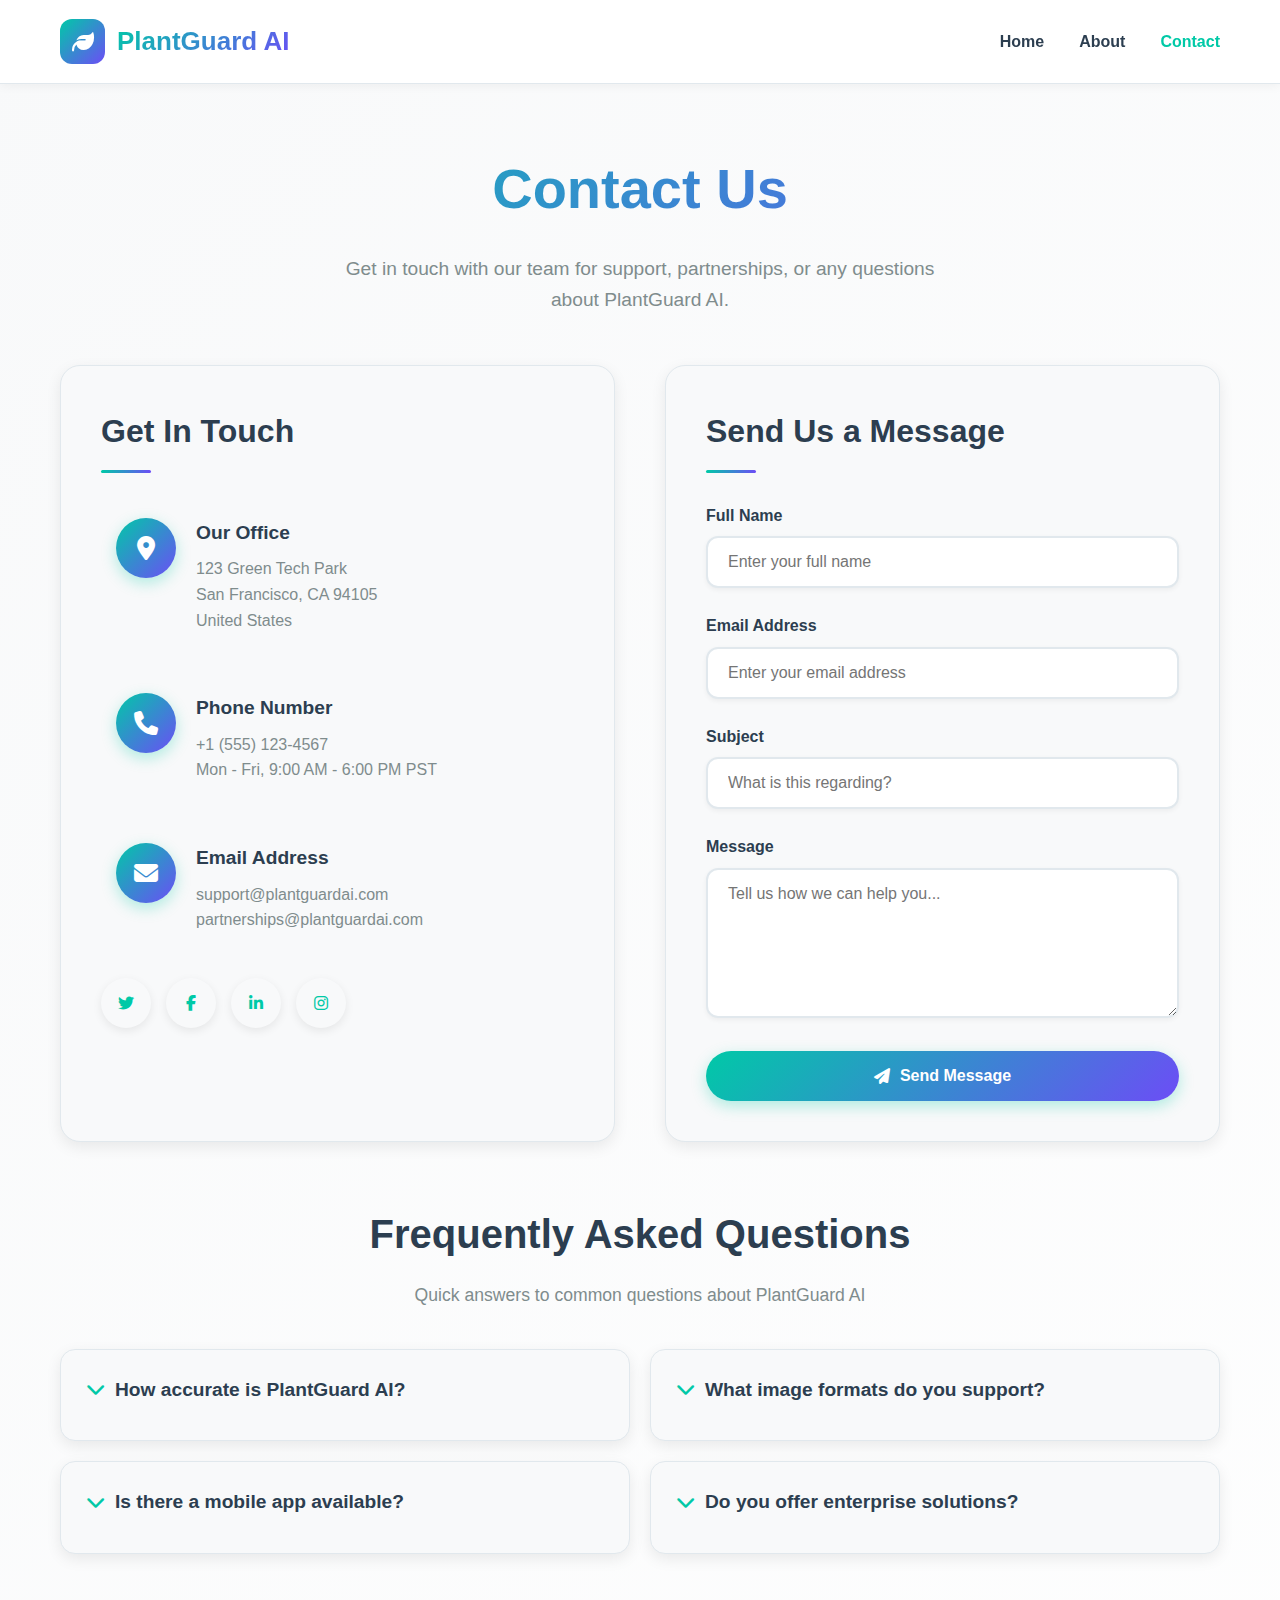
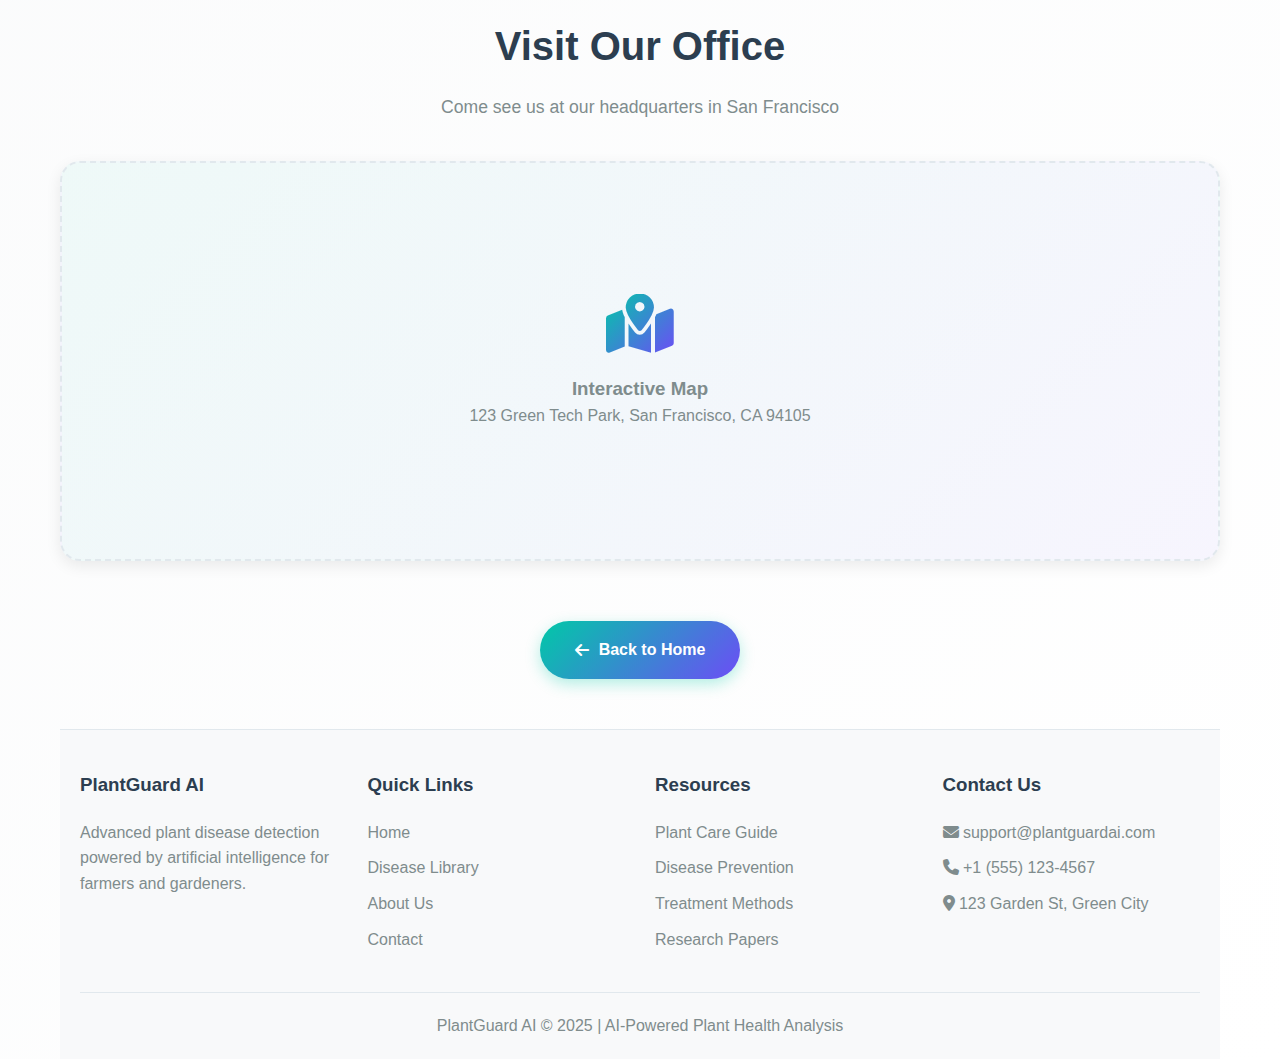
<file: contact.html>
<!DOCTYPE html>
<html lang="en">
<head>
    <meta charset="UTF-8">
    <meta name="viewport" content="width=device-width, initial-scale=1.0">
    <title>Contact - PlantGuard AI</title>
    <link rel="stylesheet" href="https://cdnjs.cloudflare.com/ajax/libs/font-awesome/6.4.0/css/all.min.css">
    <style>
        * {
            margin: 0;
            padding: 0;
            box-sizing: border-box;
            font-family: 'Segoe UI', Tahoma, Geneva, Verdana, sans-serif;
        }
        
        :root {
            --primary: #00C9A7; /* Emerald Green */
            --primary-dark: #00A88B;
            --secondary: #6C4DF6; /* Electric Purple */
            --accent: #FF6B9D; /* Coral Pink */
            --light-bg: #FFFFFF;
            --light-card: #F8F9FA;
            --light-text: #2C3E50;
            --light-text-secondary: #7F8C8D;
            --border: #E1E8ED;
            --shadow: 0 5px 15px rgba(0, 0, 0, 0.08);
            --transition: all 0.3s ease;
        }
        
        body {
            background: linear-gradient(135deg, #F8F9FA 0%, #FFFFFF 100%);
            color: var(--light-text);
            line-height: 1.6;
        }
        
        .container {
            max-width: 1200px;
            margin: 0 auto;
            padding: 0 20px;
        }
        
        /* Navigation */
        .navbar {
            background: rgba(255, 255, 255, 0.95);
            backdrop-filter: blur(10px);
            padding: 1.2rem 0;
            border-bottom: 1px solid var(--border);
            position: sticky;
            top: 0;
            z-index: 1000;
            box-shadow: 0 2px 10px rgba(0, 0, 0, 0.05);
        }
        
        .nav-container {
            display: flex;
            justify-content: space-between;
            align-items: center;
        }
        
        .logo {
            display: flex;
            align-items: center;
            gap: 12px;
            text-decoration: none;
        }
        
        .logo-icon {
            width: 45px;
            height: 45px;
            background: linear-gradient(135deg, var(--primary), var(--secondary));
            border-radius: 12px;
            display: flex;
            align-items: center;
            justify-content: center;
            color: white;
            font-size: 22px;
        }
        
        .logo-text {
            font-size: 26px;
            font-weight: 800;
            background: linear-gradient(135deg, var(--primary), var(--secondary));
            -webkit-background-clip: text;
            -webkit-text-fill-color: transparent;
        }
        
        .nav-links {
            display: flex;
            list-style: none;
            gap: 35px;
        }
        
        .nav-links a {
            text-decoration: none;
            color: var(--light-text);
            font-weight: 600;
            transition: var(--transition);
            position: relative;
            padding: 8px 0;
            font-size: 16px;
        }
        
        .nav-links a:after {
            content: '';
            position: absolute;
            bottom: 0;
            left: 0;
            width: 0;
            height: 2px;
            background: linear-gradient(90deg, var(--primary), var(--secondary));
            transition: var(--transition);
        }
        
        .nav-links a:hover {
            color: var(--primary);
        }
        
        .nav-links a:hover:after {
            width: 100%;
        }
        
        .page-header {
            text-align: center;
            margin: 60px 0 50px;
            position: relative;
        }
        
        .page-header h1 {
            font-size: 3.5rem;
            margin-bottom: 20px;
            background: linear-gradient(135deg, var(--primary), var(--secondary));
            -webkit-background-clip: text;
            -webkit-text-fill-color: transparent;
            font-weight: 800;
        }
        
        .page-header p {
            font-size: 1.2rem;
            color: var(--light-text-secondary);
            max-width: 600px;
            margin: 0 auto;
        }
        
        .contact-container {
            display: grid;
            grid-template-columns: 1fr 1fr;
            gap: 50px;
            margin-bottom: 60px;
        }
        
        .contact-info {
            background: var(--light-card);
            padding: 40px;
            border-radius: 20px;
            box-shadow: var(--shadow);
            border: 1px solid var(--border);
            transition: var(--transition);
        }
        
        .contact-info:hover {
            transform: translateY(-5px);
            box-shadow: 0 10px 25px rgba(0, 0, 0, 0.12);
        }
        
        .contact-info h2 {
            font-size: 2rem;
            margin-bottom: 30px;
            color: var(--light-text);
            position: relative;
            padding-bottom: 15px;
        }
        
        .contact-info h2:after {
            content: '';
            position: absolute;
            bottom: 0;
            left: 0;
            width: 50px;
            height: 3px;
            background: linear-gradient(90deg, var(--primary), var(--secondary));
            border-radius: 3px;
        }
        
        .info-item {
            display: flex;
            align-items: flex-start;
            gap: 20px;
            margin-bottom: 30px;
            padding: 15px;
            border-radius: 10px;
            transition: var(--transition);
        }
        
        .info-item:hover {
            background: rgba(0, 201, 167, 0.05);
        }
        
        .info-icon {
            width: 60px;
            height: 60px;
            background: linear-gradient(135deg, var(--primary), var(--secondary));
            border-radius: 50%;
            display: flex;
            align-items: center;
            justify-content: center;
            color: white;
            font-size: 24px;
            flex-shrink: 0;
            box-shadow: 0 5px 15px rgba(0, 201, 167, 0.3);
        }
        
        .info-content h3 {
            font-size: 1.2rem;
            margin-bottom: 8px;
            color: var(--light-text);
        }
        
        .info-content p {
            color: var(--light-text-secondary);
            line-height: 1.6;
        }
        
        .social-links {
            display: flex;
            gap: 15px;
            margin-top: 30px;
        }
        
        .social-link {
            width: 50px;
            height: 50px;
            background: var(--light-card);
            border-radius: 50%;
            display: flex;
            align-items: center;
            justify-content: center;
            color: var(--primary);
            text-decoration: none;
            transition: var(--transition);
            border: 2px solid transparent;
            box-shadow: 0 3px 10px rgba(0, 0, 0, 0.08);
        }
        
        .social-link:hover {
            background: linear-gradient(135deg, var(--primary), var(--secondary));
            color: white;
            transform: translateY(-5px);
            border-color: var(--primary);
        }
        
        .contact-form {
            background: var(--light-card);
            padding: 40px;
            border-radius: 20px;
            box-shadow: var(--shadow);
            border: 1px solid var(--border);
            transition: var(--transition);
        }
        
        .contact-form:hover {
            transform: translateY(-5px);
            box-shadow: 0 10px 25px rgba(0, 0, 0, 0.12);
        }
        
        .contact-form h2 {
            font-size: 2rem;
            margin-bottom: 30px;
            color: var(--light-text);
            position: relative;
            padding-bottom: 15px;
        }
        
        .contact-form h2:after {
            content: '';
            position: absolute;
            bottom: 0;
            left: 0;
            width: 50px;
            height: 3px;
            background: linear-gradient(90deg, var(--primary), var(--secondary));
            border-radius: 3px;
        }
        
        .form-group {
            margin-bottom: 25px;
            position: relative;
        }
        
        .form-group label {
            display: block;
            margin-bottom: 8px;
            font-weight: 600;
            color: var(--light-text);
            transition: var(--transition);
        }
        
        .form-control {
            width: 100%;
            padding: 15px 20px;
            border: 2px solid var(--border);
            border-radius: 12px;
            font-size: 16px;
            transition: var(--transition);
            background-color: white;
            box-shadow: 0 2px 5px rgba(0, 0, 0, 0.05);
        }
        
        .form-control:focus {
            outline: none;
            border-color: var(--primary);
            background-color: white;
            box-shadow: 0 5px 15px rgba(0, 201, 167, 0.1);
        }
        
        .form-group:focus-within label {
            color: var(--primary);
        }
        
        textarea.form-control {
            resize: vertical;
            min-height: 150px;
        }
        
        .btn {
            padding: 16px 35px;
            border-radius: 50px;
            font-weight: 600;
            cursor: pointer;
            transition: var(--transition);
            border: none;
            font-size: 16px;
            text-decoration: none;
            display: inline-flex;
            align-items: center;
            gap: 10px;
            position: relative;
            overflow: hidden;
        }
        
        .btn:before {
            content: '';
            position: absolute;
            top: 0;
            left: -100%;
            width: 100%;
            height: 100%;
            background: linear-gradient(90deg, transparent, rgba(255,255,255,0.2), transparent);
            transition: var(--transition);
        }
        
        .btn:hover:before {
            left: 100%;
        }
        
        .btn-primary {
            background: linear-gradient(135deg, var(--primary), var(--secondary));
            color: white;
            box-shadow: 0 5px 15px rgba(0, 201, 167, 0.3);
        }
        
        .btn-primary:hover {
            transform: translateY(-3px);
            box-shadow: 0 8px 20px rgba(0, 201, 167, 0.4);
        }
        
        .btn-block {
            width: 100%;
            text-align: center;
            justify-content: center;
        }
        
        .faq-section {
            margin-bottom: 60px;
        }
        
        .section-title {
            text-align: center;
            margin-bottom: 40px;
        }
        
        .section-title h2 {
            font-size: 2.5rem;
            margin-bottom: 15px;
            color: var(--light-text);
        }
        
        .section-title p {
            font-size: 1.1rem;
            color: var(--light-text-secondary);
            max-width: 600px;
            margin: 0 auto;
        }
        
        .faq-grid {
            display: grid;
            grid-template-columns: repeat(auto-fit, minmax(500px, 1fr));
            gap: 20px;
        }
        
        .faq-item {
            background: var(--light-card);
            border-radius: 15px;
            padding: 25px;
            box-shadow: var(--shadow);
            border: 1px solid var(--border);
            transition: var(--transition);
            cursor: pointer;
        }
        
        .faq-item:hover {
            transform: translateY(-5px);
            box-shadow: 0 10px 25px rgba(0, 0, 0, 0.12);
        }
        
        .faq-question {
            font-size: 1.2rem;
            font-weight: 600;
            margin-bottom: 10px;
            color: var(--light-text);
            display: flex;
            align-items: center;
            gap: 10px;
        }
        
        .faq-question i {
            color: var(--primary);
            transition: var(--transition);
        }
        
        .faq-answer {
            color: var(--light-text-secondary);
            padding-left: 30px;
            max-height: 0;
            overflow: hidden;
            transition: max-height 0.3s ease;
        }
        
        .faq-item.active .faq-answer {
            max-height: 200px;
            margin-top: 15px;
        }
        
        .faq-item.active .faq-question i {
            transform: rotate(180deg);
        }
        
        .map-section {
            margin-bottom: 60px;
        }
        
        .map-placeholder {
            background: linear-gradient(135deg, rgba(0, 201, 167, 0.05), rgba(108, 77, 246, 0.05));
            border-radius: 20px;
            height: 400px;
            display: flex;
            align-items: center;
            justify-content: center;
            flex-direction: column;
            color: var(--light-text-secondary);
            box-shadow: var(--shadow);
            border: 2px dashed var(--border);
            transition: var(--transition);
        }
        
        .map-placeholder:hover {
            border-color: var(--primary);
            transform: translateY(-5px);
        }
        
        .map-placeholder i {
            font-size: 60px;
            margin-bottom: 20px;
            background: linear-gradient(135deg, var(--primary), var(--secondary));
            -webkit-background-clip: text;
            -webkit-text-fill-color: transparent;
        }
        
        .back-to-home {
            text-align: center;
            margin-top: 30px;
        }
        
        footer {
            background: var(--light-card);
            color: var(--light-text-secondary);
            padding: 40px 0 20px;
            margin-top: 50px;
            border-top: 1px solid var(--border);
        }
        
        .footer-content {
            display: grid;
            grid-template-columns: repeat(auto-fit, minmax(250px, 1fr));
            gap: 30px;
            margin-bottom: 30px;
        }
        
        .footer-column h3 {
            margin-bottom: 20px;
            color: var(--light-text);
        }
        
        .footer-column p, .footer-column a {
            color: var(--light-text-secondary);
            margin-bottom: 10px;
            display: block;
            text-decoration: none;
            transition: var(--transition);
        }
        
        .footer-column a:hover {
            color: var(--primary);
        }
        
        .copyright {
            text-align: center;
            padding-top: 20px;
            border-top: 1px solid var(--border);
            color: var(--light-text-secondary);
        }
        
        @media (max-width: 768px) {
            .contact-container {
                grid-template-columns: 1fr;
            }
            
            .faq-grid {
                grid-template-columns: 1fr;
            }
            
            .nav-container {
                flex-direction: column;
                gap: 20px;
            }
            
            .nav-links {
                gap: 20px;
            }
            
            .page-header h1 {
                font-size: 2.5rem;
            }
        }
        
        @media (max-width: 480px) {
            .nav-links {
                flex-direction: column;
                gap: 15px;
                text-align: center;
            }
            
            .info-item {
                flex-direction: column;
                text-align: center;
            }
            
            .social-links {
                justify-content: center;
            }
        }
    </style>
</head>
<body>
    <!-- Navigation -->
    <nav class="navbar">
        <div class="container nav-container">
            <a href="index.html" class="logo">
                <div class="logo-icon">
                    <i class="fas fa-leaf"></i>
                </div>
                <div class="logo-text">PlantGuard AI</div>
            </a>
            <ul class="nav-links">
                <li><a href="index.html">Home</a></li>
                
                <li><a href="about.html">About</a></li>
                <li><a href="contact.html" style="color: var(--primary);">Contact</a></li>
            </ul>
        </div>
    </nav>

    <div class="container">
        <div class="page-header">
            <h1>Contact Us</h1>
            <p>Get in touch with our team for support, partnerships, or any questions about PlantGuard AI.</p>
        </div>

        <div class="contact-container">
            <div class="contact-info">
                <h2>Get In Touch</h2>
                
                <div class="info-item">
                    <div class="info-icon">
                        <i class="fas fa-map-marker-alt"></i>
                    </div>
                    <div class="info-content">
                        <h3>Our Office</h3>
                        <p>123 Green Tech Park<br>San Francisco, CA 94105<br>United States</p>
                    </div>
                </div>
                
                <div class="info-item">
                    <div class="info-icon">
                        <i class="fas fa-phone"></i>
                    </div>
                    <div class="info-content">
                        <h3>Phone Number</h3>
                        <p>+1 (555) 123-4567<br>Mon - Fri, 9:00 AM - 6:00 PM PST</p>
                    </div>
                </div>
                
                <div class="info-item">
                    <div class="info-icon">
                        <i class="fas fa-envelope"></i>
                    </div>
                    <div class="info-content">
                        <h3>Email Address</h3>
                        <p>support@plantguardai.com<br>partnerships@plantguardai.com</p>
                    </div>
                </div>
                
                <div class="social-links">
                    <a href="#" class="social-link">
                        <i class="fab fa-twitter"></i>
                    </a>
                    <a href="#" class="social-link">
                        <i class="fab fa-facebook-f"></i>
                    </a>
                    <a href="#" class="social-link">
                        <i class="fab fa-linkedin-in"></i>
                    </a>
                    <a href="#" class="social-link">
                        <i class="fab fa-instagram"></i>
                    </a>
                </div>
            </div>
            
            <div class="contact-form">
                <h2>Send Us a Message</h2>
                <form id="contactForm">
                    <div class="form-group">
                        <label for="name">Full Name</label>
                        <input type="text" id="name" class="form-control" placeholder="Enter your full name" required>
                    </div>
                    
                    <div class="form-group">
                        <label for="email">Email Address</label>
                        <input type="email" id="email" class="form-control" placeholder="Enter your email address" required>
                    </div>
                    
                    <div class="form-group">
                        <label for="subject">Subject</label>
                        <input type="text" id="subject" class="form-control" placeholder="What is this regarding?" required>
                    </div>
                    
                    <div class="form-group">
                        <label for="message">Message</label>
                        <textarea id="message" class="form-control" placeholder="Tell us how we can help you..." required></textarea>
                    </div>
                    
                    <button type="submit" class="btn btn-primary btn-block">
                        <i class="fas fa-paper-plane"></i> Send Message
                    </button>
                </form>
            </div>
        </div>

        <div class="faq-section">
            <div class="section-title">
                <h2>Frequently Asked Questions</h2>
                <p>Quick answers to common questions about PlantGuard AI</p>
            </div>
            
            <div class="faq-grid">
                <div class="faq-item">
                    <div class="faq-question">
                        <i class="fas fa-chevron-down"></i>
                        How accurate is PlantGuard AI?
                    </div>
                    <div class="faq-answer">
                        Our AI model currently achieves 96.7% accuracy in detecting plant diseases across 25+ common plant diseases. Accuracy may vary based on image quality and plant species.
                    </div>
                </div>
                
                <div class="faq-item">
                    <div class="faq-question">
                        <i class="fas fa-chevron-down"></i>
                        What image formats do you support?
                    </div>
                    <div class="faq-answer">
                        We support JPG, PNG, and WEBP formats. For best results, use clear, well-lit images of plant leaves against a neutral background.
                    </div>
                </div>
                
                <div class="faq-item">
                    <div class="faq-question">
                        <i class="fas fa-chevron-down"></i>
                        Is there a mobile app available?
                    </div>
                    <div class="faq-answer">
                        Yes! Our mobile app is available for both iOS and Android devices, allowing you to scan plants directly in the field.
                    </div>
                </div>
                
                <div class="faq-item">
                    <div class="faq-question">
                        <i class="fas fa-chevron-down"></i>
                        Do you offer enterprise solutions?
                    </div>
                    <div class="faq-answer">
                        Absolutely. We provide customized enterprise solutions for agricultural businesses, research institutions, and farming cooperatives. Contact our partnerships team for more information.
                    </div>
                </div>
            </div>
        </div>

        <div class="map-section">
            <div class="section-title">
                <h2>Visit Our Office</h2>
                <p>Come see us at our headquarters in San Francisco</p>
            </div>
            
            <div class="map-placeholder">
                <i class="fas fa-map-marked-alt"></i>
                <h3>Interactive Map</h3>
                <p>123 Green Tech Park, San Francisco, CA 94105</p>
            </div>
        </div>

        <div class="back-to-home">
            <a href="index.html" class="btn btn-primary"><i class="fas fa-arrow-left"></i> Back to Home</a>
        </div>

        <footer>
            <div class="container">
                <div class="footer-content">
                    <div class="footer-column">
                        <h3>PlantGuard AI</h3>
                        <p>Advanced plant disease detection powered by artificial intelligence for farmers and gardeners.</p>
                    </div>
                    <div class="footer-column">
                        <h3>Quick Links</h3>
                        <a href="index.html">Home</a>
                        <a href="diseases.html">Disease Library</a>
                        <a href="about.html">About Us</a>
                        <a href="contact.html">Contact</a>
                    </div>
                    <div class="footer-column">
                        <h3>Resources</h3>
                        <a href="#">Plant Care Guide</a>
                        <a href="#">Disease Prevention</a>
                        <a href="#">Treatment Methods</a>
                        <a href="#">Research Papers</a>
                    </div>
                    <div class="footer-column">
                        <h3>Contact Us</h3>
                        <p><i class="fas fa-envelope"></i> support@plantguardai.com</p>
                        <p><i class="fas fa-phone"></i> +1 (555) 123-4567</p>
                        <p><i class="fas fa-map-marker-alt"></i> 123 Garden St, Green City</p>
                    </div>
                </div>
                <div class="copyright">
                    <p>PlantGuard AI &copy; 2025 | AI-Powered Plant Health Analysis</p>
                </div>
            </div>
        </footer>
    </div>

    <script>
        // Form submission handling
        document.getElementById('contactForm').addEventListener('submit', function(e) {
            e.preventDefault();
            
            // Get form values
            const name = document.getElementById('name').value;
            const email = document.getElementById('email').value;
            const subject = document.getElementById('subject').value;
            const message = document.getElementById('message').value;
            
            // In a real application, you would send this data to a server
            // For this demo, we'll just show a success message
            alert(`Thank you, ${name}! Your message has been sent successfully. We'll get back to you at ${email} within 24 hours.`);
            
            // Reset the form
            this.reset();
        });
        
        // FAQ interaction
        document.querySelectorAll('.faq-item').forEach(item => {
            item.addEventListener('click', function() {
                this.classList.toggle('active');
            });
        });
    </script>
</body>
</html>
</file>
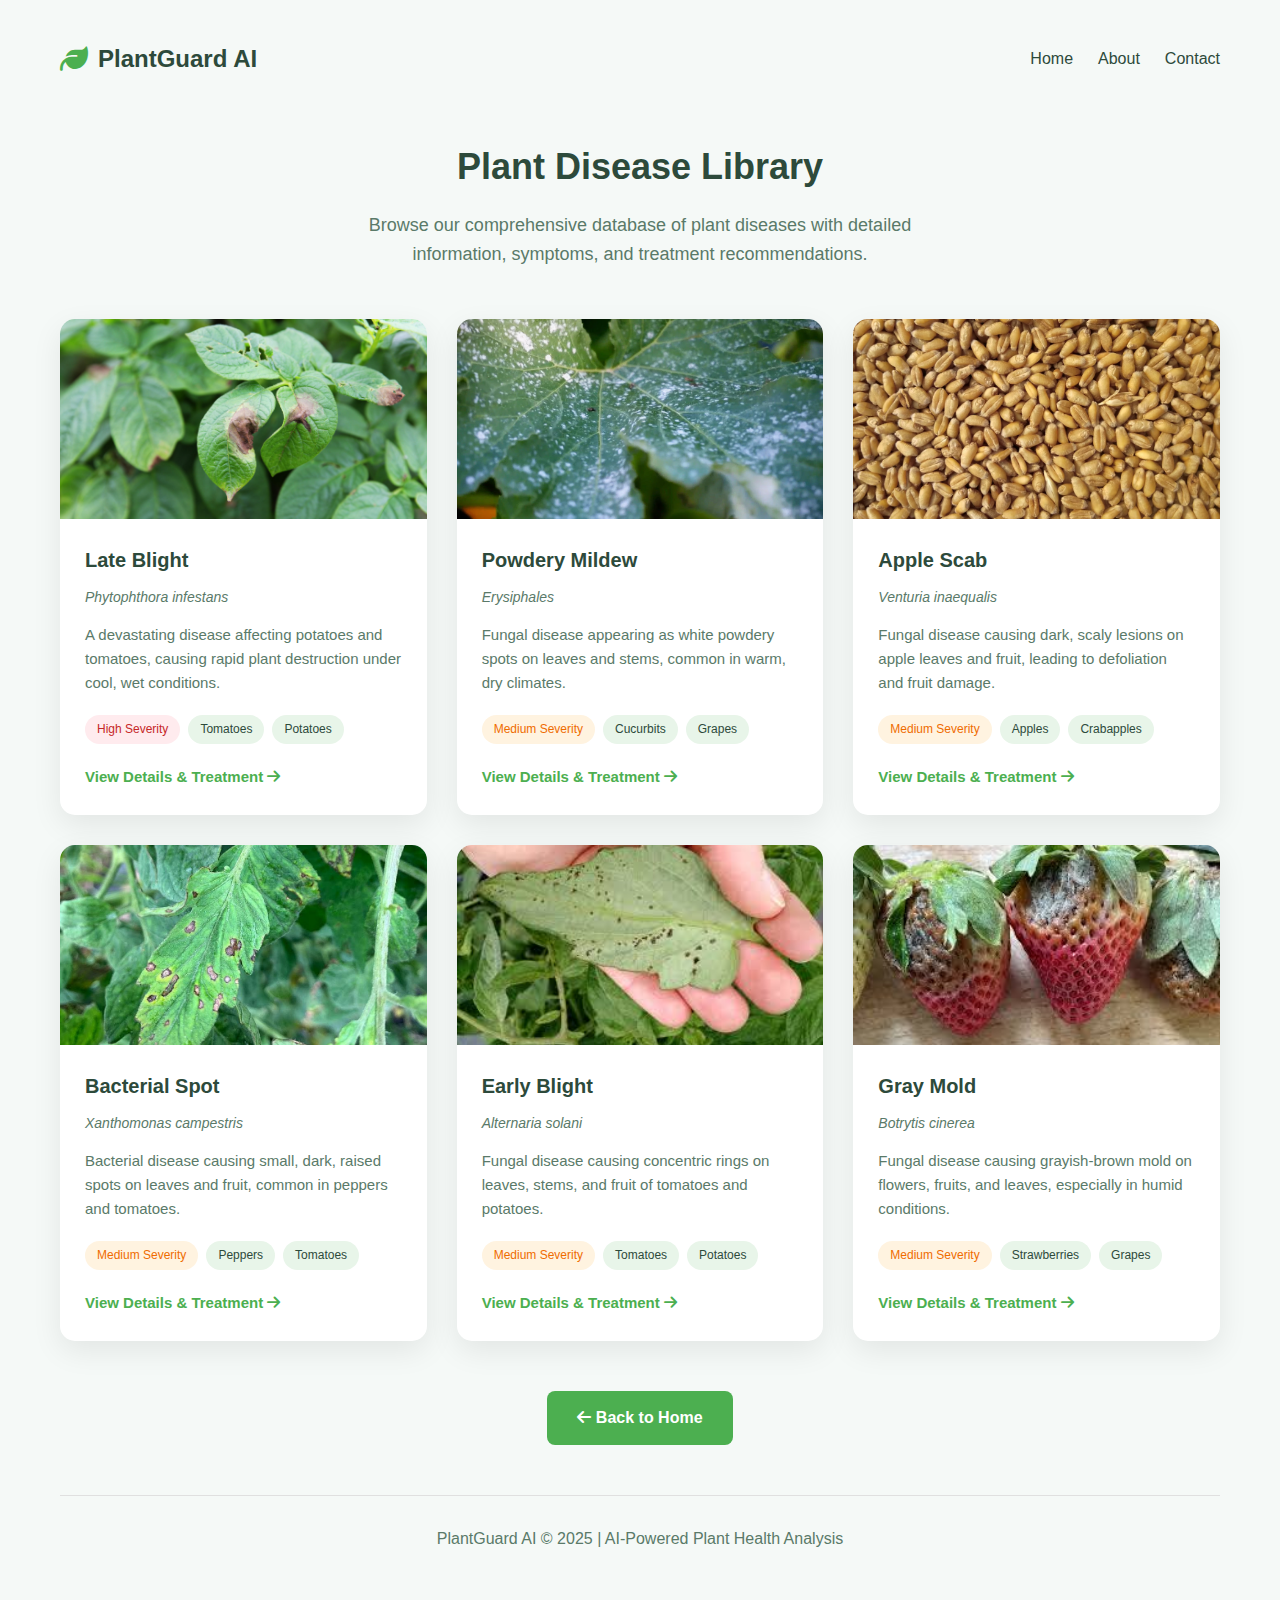
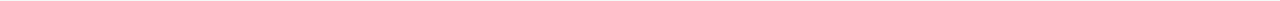
<file: diseases.html>
<!DOCTYPE html>
<html lang="en">
<head>
    <meta charset="UTF-8">
    <meta name="viewport" content="width=device-width, initial-scale=1.0">
    <title>Plant Disease Library - PlantGuard AI</title>
    <link rel="stylesheet" href="https://cdnjs.cloudflare.com/ajax/libs/font-awesome/6.4.0/css/all.min.css">
    <style>
        * {
            margin: 0;
            padding: 0;
            box-sizing: border-box;
            font-family: 'Segoe UI', Tahoma, Geneva, Verdana, sans-serif;
        }
        
        body {
            background-color: #f5f9f7;
            color: #2d4a3b;
            line-height: 1.6;
        }
        
        .container {
            max-width: 1200px;
            margin: 0 auto;
            padding: 20px;
        }
        
        header {
            display: flex;
            justify-content: space-between;
            align-items: center;
            padding: 20px 0;
            margin-bottom: 40px;
        }
        
        .logo {
            display: flex;
            align-items: center;
            gap: 10px;
        }
        
        .logo i {
            color: #4caf50;
            font-size: 28px;
        }
        
        .logo h1 {
            font-size: 24px;
            font-weight: 700;
        }
        
        nav ul {
            display: flex;
            list-style: none;
            gap: 25px;
        }
        
        nav a {
            text-decoration: none;
            color: #2d4a3b;
            font-weight: 500;
            transition: color 0.3s;
        }
        
        nav a:hover {
            color: #4caf50;
        }
        
        .page-header {
            text-align: center;
            margin-bottom: 50px;
        }
        
        .page-header h1 {
            font-size: 36px;
            margin-bottom: 15px;
        }
        
        .page-header p {
            font-size: 18px;
            color: #5a7a69;
            max-width: 600px;
            margin: 0 auto;
        }
        
        .search-bar {
            max-width: 600px;
            margin: 0 auto 40px;
            position: relative;
        }
        
        .search-bar input {
            width: 100%;
            padding: 15px 20px 15px 50px;
            border-radius: 50px;
            border: 1px solid #c8e6c9;
            font-size: 16px;
            background-color: white;
            box-shadow: 0 5px 15px rgba(0,0,0,0.05);
        }
        
        .search-bar i {
            position: absolute;
            left: 20px;
            top: 50%;
            transform: translateY(-50%);
            color: #5a7a69;
        }
        
        .filter-section {
            display: flex;
            justify-content: center;
            gap: 15px;
            margin-bottom: 40px;
            flex-wrap: wrap;
        }
        
        .filter-btn {
            padding: 10px 20px;
            background-color: white;
            border: 1px solid #c8e6c9;
            border-radius: 50px;
            cursor: pointer;
            transition: all 0.3s;
            font-weight: 500;
        }
        
        .filter-btn.active, .filter-btn:hover {
            background-color: #4caf50;
            color: white;
            border-color: #4caf50;
        }
        
        .disease-grid {
            display: grid;
            grid-template-columns: repeat(auto-fill, minmax(350px, 1fr));
            gap: 30px;
            margin-bottom: 50px;
        }
        
        .disease-card {
            background: white;
            border-radius: 15px;
            overflow: hidden;
            box-shadow: 0 10px 30px rgba(0,0,0,0.08);
            transition: transform 0.3s, box-shadow 0.3s;
        }
        
        .disease-card:hover {
            transform: translateY(-5px);
            box-shadow: 0 15px 35px rgba(0,0,0,0.12);
        }
        
        .disease-image {
            height: 200px;
            overflow: hidden;
        }
        
        .disease-image img {
            width: 100%;
            height: 100%;
            object-fit: cover;
            transition: transform 0.5s;
        }
        
        .disease-card:hover .disease-image img {
            transform: scale(1.05);
        }
        
        .disease-content {
            padding: 25px;
        }
        
        .disease-name {
            font-size: 20px;
            margin-bottom: 10px;
            color: #2d4a3b;
        }
        
        .disease-scientific {
            font-style: italic;
            color: #5a7a69;
            margin-bottom: 15px;
            font-size: 14px;
        }
        
        .disease-description {
            color: #5a7a69;
            margin-bottom: 20px;
            font-size: 15px;
        }
        
        .disease-tags {
            display: flex;
            flex-wrap: wrap;
            gap: 8px;
            margin-bottom: 20px;
        }
        
        .tag {
            background-color: #e8f5e9;
            color: #2d4a3b;
            padding: 5px 12px;
            border-radius: 50px;
            font-size: 12px;
            font-weight: 500;
        }
        
        .tag.severity-high {
            background-color: #ffebee;
            color: #c62828;
        }
        
        .tag.severity-medium {
            background-color: #fff3e0;
            color: #ef6c00;
        }
        
        .view-details {
            display: inline-block;
            color: #4caf50;
            font-weight: 600;
            text-decoration: none;
            font-size: 15px;
            transition: color 0.3s;
        }
        
        .view-details:hover {
            color: #3d8b40;
        }
        
        .back-to-home {
            text-align: center;
            margin-top: 30px;
        }
        
        .btn {
            padding: 14px 30px;
            border-radius: 8px;
            font-weight: 600;
            cursor: pointer;
            transition: all 0.3s;
            border: none;
            font-size: 16px;
            text-decoration: none;
            display: inline-block;
        }
        
        .btn-primary {
            background-color: #4caf50;
            color: white;
        }
        
        .btn-primary:hover {
            background-color: #3d8b40;
            transform: translateY(-2px);
        }
        
        footer {
            text-align: center;
            padding: 30px 0;
            margin-top: 50px;
            color: #5a7a69;
            border-top: 1px solid #e0e0e0;
        }
        
        @media (max-width: 768px) {
            .disease-grid {
                grid-template-columns: 1fr;
            }
            
            header {
                flex-direction: column;
                gap: 20px;
            }
            
            nav ul {
                gap: 15px;
            }
        }
    </style>
</head>
<body>
    <div class="container">
        <header>
            <div class="logo">
                <i class="fas fa-leaf"></i>
                <h1>PlantGuard AI</h1>
            </div>
            <nav>
                <ul>
                    <li><a href="index.html">Home</a></li> 
                    <li><a href="about.html" class="active">About</a></li>
                    <li><a href="contact.html">Contact</a></li>
                </ul>
            </nav>
        </header>

        <div class="page-header">
            <h1>Plant Disease Library</h1>
            <p>Browse our comprehensive database of plant diseases with detailed information, symptoms, and treatment recommendations.</p>
        </div>

        
        <div class="disease-grid">
            <!-- Disease 1 -->
            <div class="disease-card">
                <div class="disease-image">
                    <img src="img1.jpg" alt="Late Blight">
                </div>
                <div class="disease-content">
                    <h3 class="disease-name">Late Blight</h3>
                    <p class="disease-scientific">Phytophthora infestans</p>
                    <p class="disease-description">A devastating disease affecting potatoes and tomatoes, causing rapid plant destruction under cool, wet conditions.</p>
                    <div class="disease-tags">
                        <span class="tag severity-high">High Severity</span>
                        <span class="tag">Tomatoes</span>
                        <span class="tag">Potatoes</span>
                    </div>
                    <a href="late-blight.html" class="view-details">View Details & Treatment <i class="fas fa-arrow-right"></i></a>
                </div>
            </div>

            <!-- Disease 2 -->
            <div class="disease-card">
                <div class="disease-image">
                    <img src="img2.webp" alt="Powdery Mildew">
                </div>
                <div class="disease-content">
                    <h3 class="disease-name">Powdery Mildew</h3>
                    <p class="disease-scientific">Erysiphales</p>
                    <p class="disease-description">Fungal disease appearing as white powdery spots on leaves and stems, common in warm, dry climates.</p>
                    <div class="disease-tags">
                        <span class="tag severity-medium">Medium Severity</span>
                        <span class="tag">Cucurbits</span>
                        <span class="tag">Grapes</span>
                    </div>
                    <a href="Powdery-Mildew.html" class="view-details">View Details & Treatment <i class="fas fa-arrow-right"></i></a>
                </div>
            </div>

            <!-- Disease 3 -->
            <div class="disease-card">
                <div class="disease-image">
                    <img src="img3.avif" alt="Apple Scab">
                </div>
                <div class="disease-content">
                    <h3 class="disease-name">Apple Scab</h3>
                    <p class="disease-scientific">Venturia inaequalis</p>
                    <p class="disease-description">Fungal disease causing dark, scaly lesions on apple leaves and fruit, leading to defoliation and fruit damage.</p>
                    <div class="disease-tags">
                        <span class="tag severity-medium">Medium Severity</span>
                        <span class="tag">Apples</span>
                        <span class="tag">Crabapples</span>
                    </div>
                    <a href="apple-scab.html" class="view-details">View Details & Treatment <i class="fas fa-arrow-right"></i></a>
                </div>
            </div>

            <!-- Disease 4 -->
            <div class="disease-card">
                <div class="disease-image">
                    <img src="img4.jpg" alt="Bacterial Spot">
                </div>
                <div class="disease-content">
                    <h3 class="disease-name">Bacterial Spot</h3>
                    <p class="disease-scientific">Xanthomonas campestris</p>
                    <p class="disease-description">Bacterial disease causing small, dark, raised spots on leaves and fruit, common in peppers and tomatoes.</p>
                    <div class="disease-tags">
                        <span class="tag severity-medium">Medium Severity</span>
                        <span class="tag">Peppers</span>
                        <span class="tag">Tomatoes</span>
                    </div>
                    <a href="bacterial-spot.html" class="view-details">View Details & Treatment <i class="fas fa-arrow-right"></i></a>
                </div>
            </div>

            <!-- Disease 5 -->
            <div class="disease-card">
                <div class="disease-image">
                    <img src="img5.jpeg" alt="Early Blight">
                </div>
                <div class="disease-content">
                    <h3 class="disease-name">Early Blight</h3>
                    <p class="disease-scientific">Alternaria solani</p>
                    <p class="disease-description">Fungal disease causing concentric rings on leaves, stems, and fruit of tomatoes and potatoes.</p>
                    <div class="disease-tags">
                        <span class="tag severity-medium">Medium Severity</span>
                        <span class="tag">Tomatoes</span>
                        <span class="tag">Potatoes</span>
                    </div>
                    <a href="early-blight.html" class="view-details">View Details & Treatment <i class="fas fa-arrow-right"></i></a>
                </div>
            </div>

            <!-- Disease 6 -->
            <div class="disease-card">
                <div class="disease-image">
                    <img src="img6.jpeg" alt="Gray Mold">
                </div>
                <div class="disease-content">
                    <h3 class="disease-name">Gray Mold</h3>
                    <p class="disease-scientific">Botrytis cinerea</p>
                    <p class="disease-description">Fungal disease causing grayish-brown mold on flowers, fruits, and leaves, especially in humid conditions.</p>
                    <div class="disease-tags">
                        <span class="tag severity-medium">Medium Severity</span>
                        <span class="tag">Strawberries</span>
                        <span class="tag">Grapes</span>
                    </div>
                    <a href="gray-mold.html" class="view-details">View Details & Treatment <i class="fas fa-arrow-right"></i></a>
                </div>
            </div>
        </div>

        <div class="back-to-home">
            <a href="index.html" class="btn btn-primary"><i class="fas fa-arrow-left"></i> Back to Home</a>
        </div>

        <footer>
            <p>PlantGuard AI &copy; 2025 | AI-Powered Plant Health Analysis</p>
        </footer>
    </div>

    <script>
        // Filter functionality
        document.querySelectorAll('.filter-btn').forEach(button => {
            button.addEventListener('click', function() {
                // Remove active class from all buttons
                document.querySelectorAll('.filter-btn').forEach(btn => {
                    btn.classList.remove('active');
                });
                
                // Add active class to clicked button
                this.classList.add('active');
                
                // In a real application, you would filter the disease cards here
                // For this demo, we'll just show a message
                const filterText = this.textContent;
                if (filterText !== 'All Plants') {
                    alert(`Filtering by: ${filterText}. In a real application, this would filter the disease cards.`);
                }
            });
        });

        // Search functionality
        const searchInput = document.querySelector('.search-bar input');
        searchInput.addEventListener('keyup', function(e) {
            if (e.key === 'Enter') {
                const searchTerm = this.value;
                if (searchTerm) {
                    alert(`Searching for: "${searchTerm}". In a real application, this would filter the disease cards.`);
                }
            }
        });

        // View details functionality
        document.querySelectorAll('.view-details').forEach(link => {
            link.addEventListener('click', function(e) {
                e.preventDefault();
                const diseaseName = this.closest('.disease-card').querySelector('.disease-name').textContent;
                alert(`Showing details for: ${diseaseName}. In a real application, this would navigate to a detailed disease page.`);
            });
        });
    </script>
</body>
</html>
</file>
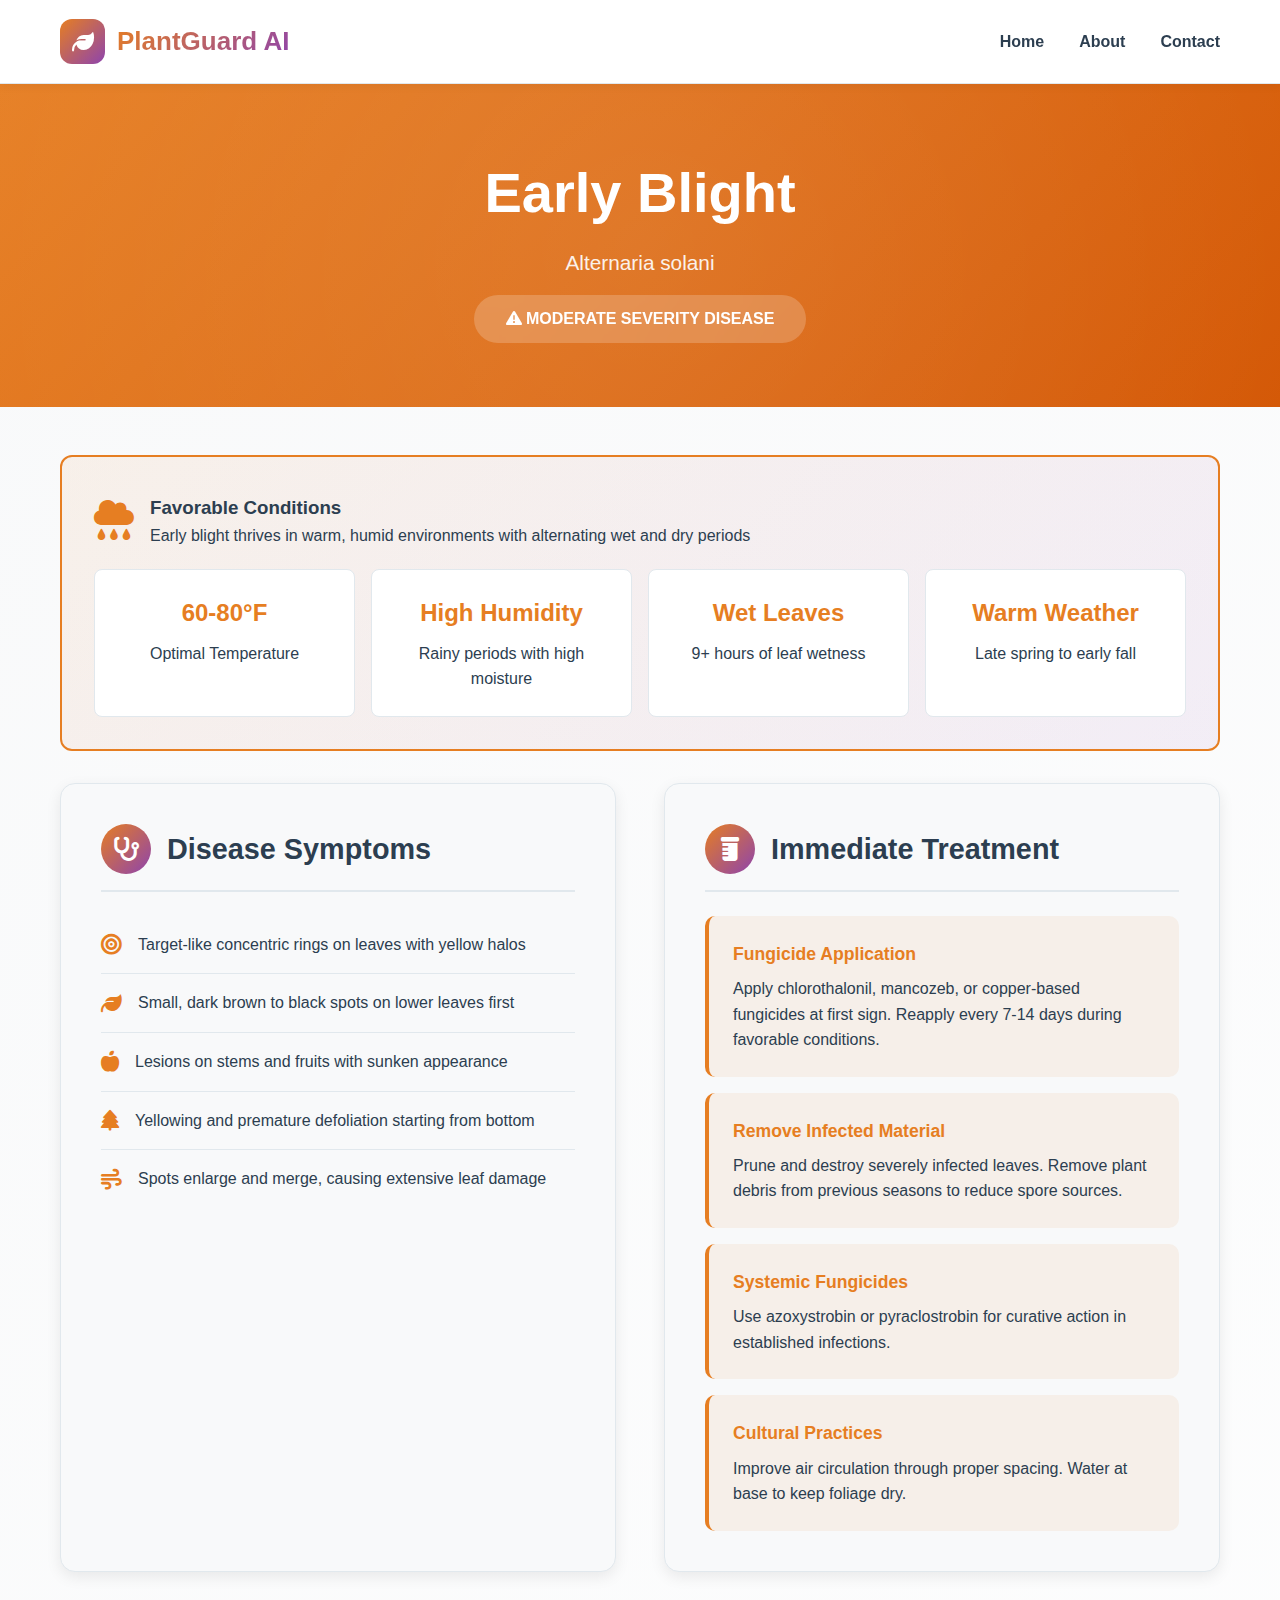
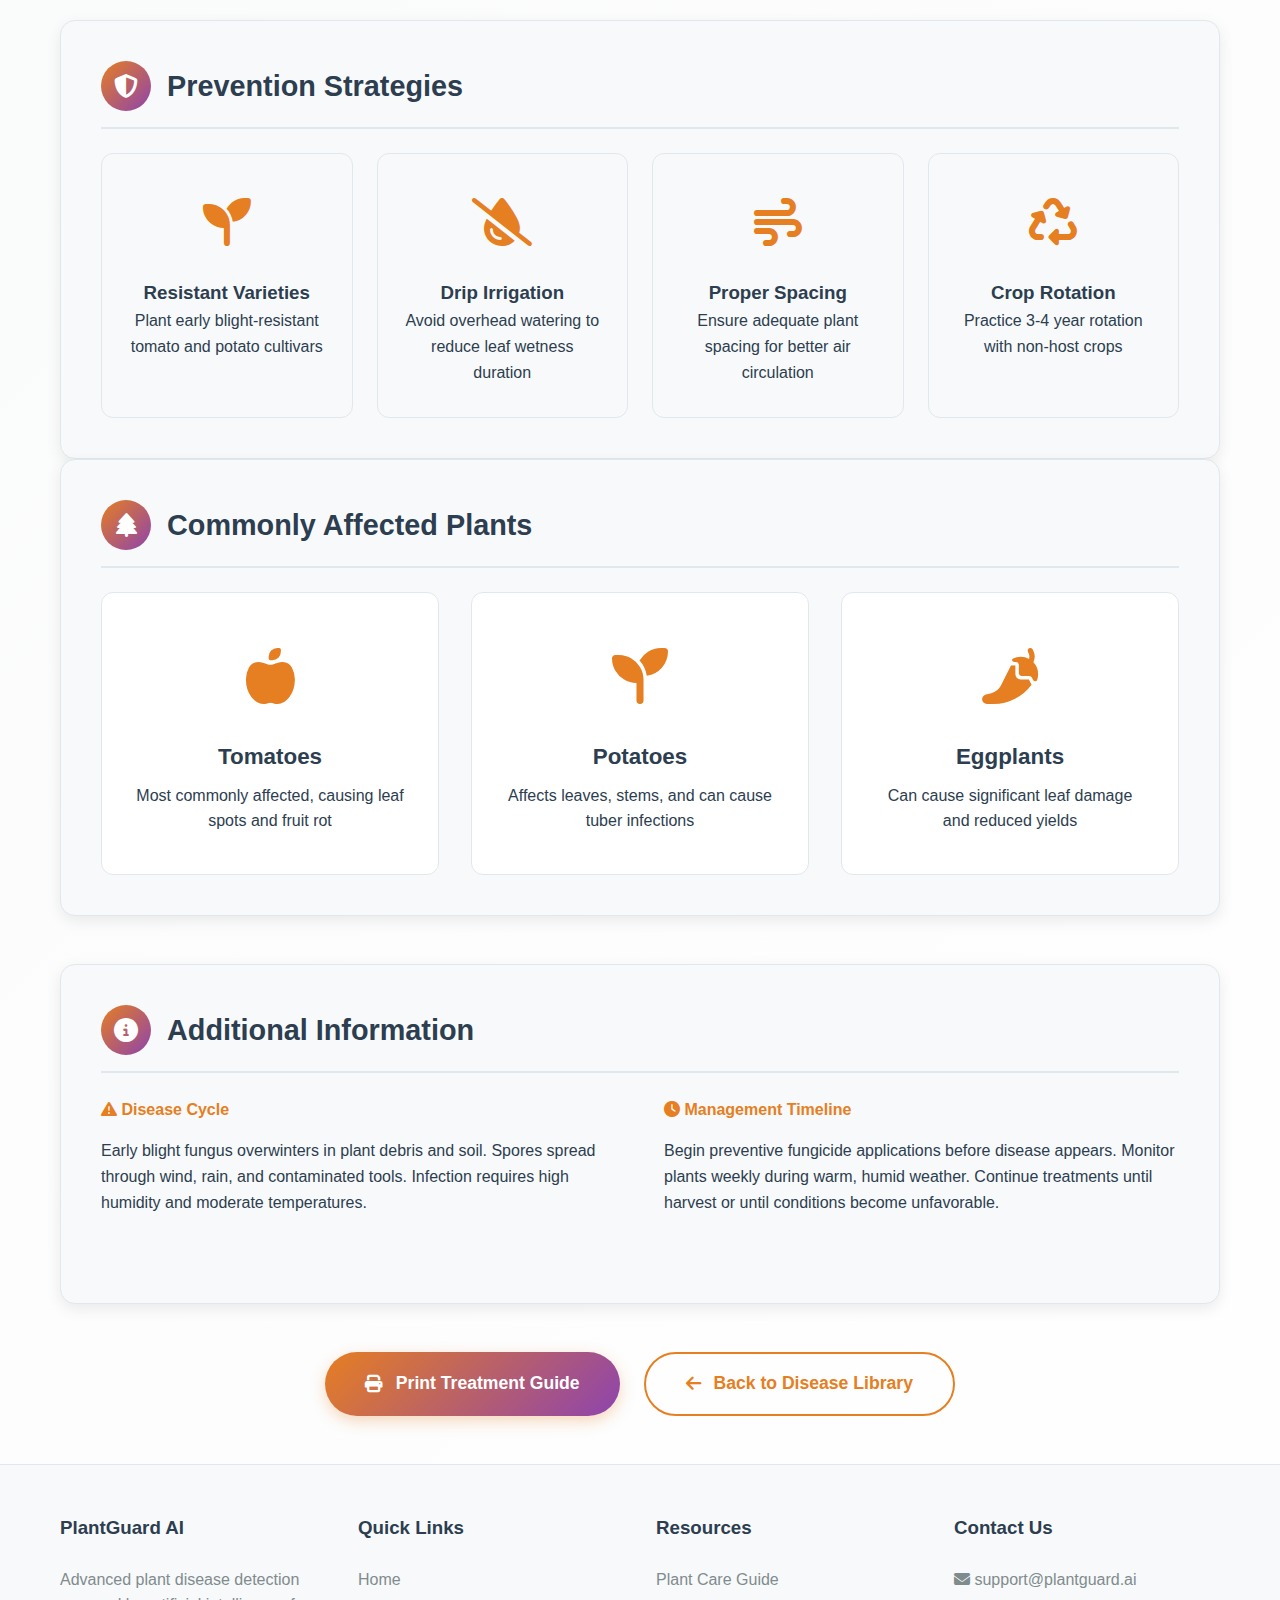
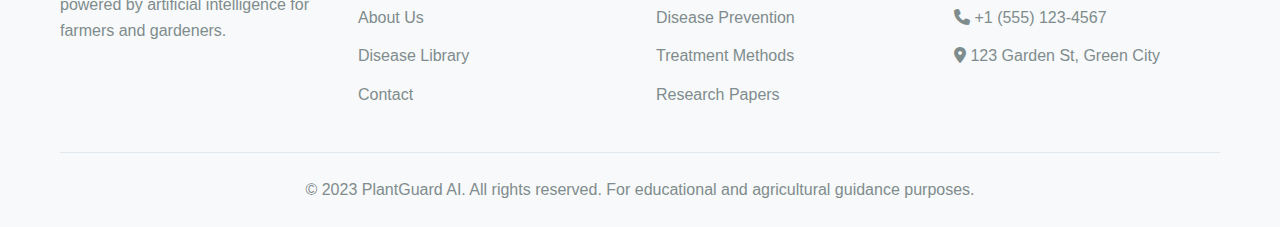
<file: early-blight.html>
<!DOCTYPE html>
<html lang="en">
<head>
    <meta charset="UTF-8">
    <meta name="viewport" content="width=device-width, initial-scale=1.0">
    <title>Early Blight - PlantGuard AI</title>
    <link rel="stylesheet" href="https://cdnjs.cloudflare.com/ajax/libs/font-awesome/6.4.0/css/all.min.css">
    <style>
        * {
            margin: 0;
            padding: 0;
            box-sizing: border-box;
            font-family: 'Segoe UI', Tahoma, Geneva, Verdana, sans-serif;
        }

        :root {
            --primary: #E67E22; /* Orange for fungal diseases */
            --primary-dark: #D35400;
            --secondary: #8E44AD; /* Purple accent */
            --accent: #F39C12; /* Warning yellow */
            --light-bg: #FFFFFF;
            --light-card: #F8F9FA;
            --light-text: #2C3E50;
            --light-text-secondary: #7F8C8D;
            --border: #E1E8ED;
            --shadow: 0 5px 15px rgba(0, 0, 0, 0.08);
            --transition: all 0.3s ease;
        }

        body {
            background: linear-gradient(135deg, #F8F9FA 0%, #FFFFFF 100%);
            color: var(--light-text);
            line-height: 1.6;
            overflow-x: hidden;
            min-height: 100vh;
        }

        .container {
            max-width: 1200px;
            margin: 0 auto;
            padding: 0 20px;
        }

        /* Navigation */
        .navbar {
            background: rgba(255, 255, 255, 0.95);
            backdrop-filter: blur(10px);
            padding: 1.2rem 0;
            border-bottom: 1px solid var(--border);
            position: sticky;
            top: 0;
            z-index: 1000;
            box-shadow: 0 2px 10px rgba(0, 0, 0, 0.05);
        }

        .nav-container {
            display: flex;
            justify-content: space-between;
            align-items: center;
        }

        .logo {
            display: flex;
            align-items: center;
            gap: 12px;
            text-decoration: none;
        }

        .logo-icon {
            width: 45px;
            height: 45px;
            background: linear-gradient(135deg, var(--primary), var(--secondary));
            border-radius: 12px;
            display: flex;
            align-items: center;
            justify-content: center;
            color: white;
            font-size: 22px;
        }

        .logo-text {
            font-size: 26px;
            font-weight: 800;
            background: linear-gradient(135deg, var(--primary), var(--secondary));
            -webkit-background-clip: text;
            -webkit-text-fill-color: transparent;
        }

        .nav-links {
            display: flex;
            list-style: none;
            gap: 35px;
        }

        .nav-links a {
            text-decoration: none;
            color: var(--light-text);
            font-weight: 600;
            transition: var(--transition);
            position: relative;
            padding: 8px 0;
            font-size: 16px;
        }

        .nav-links a:after {
            content: '';
            position: absolute;
            bottom: 0;
            left: 0;
            width: 0;
            height: 2px;
            background: linear-gradient(90deg, var(--primary), var(--secondary));
            transition: var(--transition);
        }

        .nav-links a:hover {
            color: var(--primary);
        }

        .nav-links a:hover:after {
            width: 100%;
        }

        /* Disease Header */
        .disease-header {
            background: linear-gradient(135deg, #E67E22, #D35400);
            color: white;
            padding: 4rem 0;
            text-align: center;
            margin-bottom: 3rem;
            position: relative;
            overflow: hidden;
        }

        .disease-header:before {
            content: '';
            position: absolute;
            top: -50%;
            left: -50%;
            width: 200%;
            height: 200%;
            background: radial-gradient(circle, rgba(255,255,255,0.1) 0%, rgba(255,255,255,0) 70%);
            z-index: 0;
        }

        .disease-title {
            font-size: 3.5rem;
            margin-bottom: 0.5rem;
            position: relative;
            z-index: 1;
        }

        .disease-subtitle {
            font-size: 1.3rem;
            opacity: 0.9;
            margin-bottom: 1rem;
            position: relative;
            z-index: 1;
        }

        .severity-badge {
            display: inline-block;
            background: rgba(255, 255, 255, 0.2);
            padding: 0.7rem 2rem;
            border-radius: 50px;
            font-weight: 600;
            backdrop-filter: blur(10px);
            position: relative;
            z-index: 1;
        }

        /* Content Layout */
        .content-grid {
            display: grid;
            grid-template-columns: 1fr 1fr;
            gap: 3rem;
            margin-bottom: 3rem;
        }

        /* Info Cards */
        .info-card {
            background: var(--light-card);
            border-radius: 15px;
            padding: 2.5rem;
            box-shadow: var(--shadow);
            transition: var(--transition);
            border: 1px solid var(--border);
        }

        .info-card:hover {
            transform: translateY(-5px);
            box-shadow: 0 10px 25px rgba(0, 0, 0, 0.12);
        }

        .card-header {
            display: flex;
            align-items: center;
            gap: 1rem;
            margin-bottom: 1.5rem;
            padding-bottom: 1rem;
            border-bottom: 2px solid var(--border);
        }

        .card-icon {
            width: 50px;
            height: 50px;
            background: linear-gradient(135deg, var(--primary), var(--secondary));
            border-radius: 50%;
            display: flex;
            align-items: center;
            justify-content: center;
            color: white;
            font-size: 1.5rem;
        }

        .card-title {
            font-size: 1.8rem;
            color: var(--light-text);
        }

        /* Symptoms */
        .symptoms-list {
            list-style: none;
        }

        .symptoms-list li {
            padding: 1rem 0;
            border-bottom: 1px solid var(--border);
            display: flex;
            align-items: center;
            gap: 1rem;
        }

        .symptoms-list li:last-child {
            border-bottom: none;
        }

        .symptom-icon {
            color: var(--primary);
            font-size: 1.3rem;
        }

        /* Treatment */
        .treatment-item {
            background: rgba(230, 126, 34, 0.08);
            padding: 1.5rem;
            border-radius: 10px;
            margin-bottom: 1rem;
            border-left: 4px solid var(--primary);
            transition: var(--transition);
        }

        .treatment-item:hover {
            background: rgba(230, 126, 34, 0.12);
        }

        .treatment-item:last-child {
            margin-bottom: 0;
        }

        .treatment-title {
            font-weight: 700;
            margin-bottom: 0.5rem;
            color: var(--primary);
            font-size: 1.1rem;
        }

        /* Prevention */
        .prevention-grid {
            display: grid;
            grid-template-columns: repeat(auto-fit, minmax(250px, 1fr));
            gap: 1.5rem;
        }

        .prevention-item {
            text-align: center;
            padding: 2rem 1.5rem;
            background: var(--light-card);
            border-radius: 12px;
            transition: var(--transition);
            border: 1px solid var(--border);
        }

        .prevention-item:hover {
            background: rgba(230, 126, 34, 0.05);
            transform: translateY(-5px);
        }

        .prevention-icon {
            font-size: 3rem;
            color: var(--primary);
            margin-bottom: 1rem;
        }

        /* Affected Plants */
        .plants-section {
            background: var(--light-card);
            border-radius: 15px;
            padding: 2.5rem;
            box-shadow: var(--shadow);
            margin-bottom: 3rem;
            border: 1px solid var(--border);
        }

        .plants-grid {
            display: grid;
            grid-template-columns: repeat(auto-fit, minmax(280px, 1fr));
            gap: 2rem;
            margin-top: 1.5rem;
        }

        .plant-card {
            text-align: center;
            padding: 2.5rem 2rem;
            border-radius: 12px;
            background: white;
            transition: var(--transition);
            border: 1px solid var(--border);
        }

        .plant-card:hover {
            transform: translateY(-5px);
            background: rgba(230, 126, 34, 0.05);
        }

        .plant-icon {
            font-size: 3.5rem;
            color: var(--primary);
            margin-bottom: 1rem;
        }

        .plant-name {
            font-size: 1.4rem;
            font-weight: 700;
            margin-bottom: 0.5rem;
            color: var(--light-text);
        }

        /* Conditions Alert */
        .conditions-alert {
            background: linear-gradient(135deg, rgba(230, 126, 34, 0.08), rgba(142, 68, 173, 0.08));
            border: 2px solid var(--primary);
            border-radius: 12px;
            padding: 2rem;
            margin: 2rem 0;
        }

        .alert-header {
            display: flex;
            align-items: center;
            gap: 1rem;
            margin-bottom: 1rem;
        }

        .alert-icon {
            font-size: 2.5rem;
            color: var(--primary);
        }

        .conditions-grid {
            display: grid;
            grid-template-columns: repeat(auto-fit, minmax(200px, 1fr));
            gap: 1rem;
            margin-top: 1rem;
        }

        .condition-item {
            text-align: center;
            padding: 1.5rem 1rem;
            background: white;
            border-radius: 8px;
            border: 1px solid var(--border);
        }

        .condition-value {
            font-size: 1.5rem;
            font-weight: 700;
            color: var(--primary);
            margin-bottom: 0.5rem;
        }

        /* Action Buttons */
        .action-buttons {
            display: flex;
            gap: 1.5rem;
            justify-content: center;
            margin: 3rem 0;
        }

        .btn {
            padding: 1.2rem 2.5rem;
            border-radius: 50px;
            font-weight: 600;
            cursor: pointer;
            transition: var(--transition);
            border: none;
            font-size: 1.1rem;
            text-decoration: none;
            display: inline-flex;
            align-items: center;
            gap: 0.8rem;
        }

        .btn-primary {
            background: linear-gradient(135deg, var(--primary), var(--secondary));
            color: white;
            box-shadow: 0 5px 15px rgba(230, 126, 34, 0.3);
        }

        .btn-primary:hover {
            transform: translateY(-3px);
            box-shadow: 0 8px 20px rgba(230, 126, 34, 0.4);
        }

        .btn-outline {
            background: transparent;
            color: var(--primary);
            border: 2px solid var(--primary);
        }

        .btn-outline:hover {
            background: var(--primary);
            color: white;
            transform: translateY(-3px);
        }

        /* Footer */
        footer {
            background: var(--light-card);
            color: var(--light-text-secondary);
            padding: 3rem 0 1.5rem;
            margin-top: 3rem;
            border-top: 1px solid var(--border);
        }

        .footer-content {
            display: grid;
            grid-template-columns: repeat(auto-fit, minmax(250px, 1fr));
            gap: 2rem;
            margin-bottom: 2rem;
        }

        .footer-column h3 {
            margin-bottom: 1.5rem;
            color: var(--light-text);
        }

        .footer-column p, .footer-column a {
            color: var(--light-text-secondary);
            margin-bottom: 0.8rem;
            display: block;
            text-decoration: none;
            transition: var(--transition);
        }

        .footer-column a:hover {
            color: var(--primary);
        }

        .copyright {
            text-align: center;
            padding-top: 1.5rem;
            border-top: 1px solid var(--border);
            color: var(--light-text-secondary);
        }

        /* Responsive */
        @media (max-width: 768px) {
            .content-grid {
                grid-template-columns: 1fr;
            }
            
            .disease-title {
                font-size: 2.5rem;
            }
            
            .action-buttons {
                flex-direction: column;
                align-items: center;
            }
            
            .nav-container {
                flex-direction: column;
                gap: 20px;
            }
            
            .nav-links {
                gap: 20px;
            }
        }

        @media (max-width: 480px) {
            .nav-links {
                flex-direction: column;
                gap: 15px;
                text-align: center;
            }
            
            .prevention-grid {
                grid-template-columns: 1fr;
            }
            
            .plants-grid {
                grid-template-columns: 1fr;
            }
            
            .conditions-grid {
                grid-template-columns: 1fr;
            }
        }
    </style>
</head>
<body>
    <!-- Navigation -->
    <nav class="navbar">
        <div class="container nav-container">
            <a href="index.html" class="logo">
                <div class="logo-icon">
                    <i class="fas fa-leaf"></i>
                </div>
                <div class="logo-text">PlantGuard AI</div>
            </a>
            <ul class="nav-links">
                <li><a href="index.html">Home</a></li>
                <li><a href="about.html">About</a></li>
                <li><a href="contact.html">Contact</a></li>
                
            </ul>
        </div>
    </nav>

    <!-- Disease Header -->
    <header class="disease-header">
        <div class="container">
            <h1 class="disease-title">Early Blight</h1>
            <p class="disease-subtitle">Alternaria solani</p>
            <div class="severity-badge">
                <i class="fas fa-exclamation-triangle"></i>
                MODERATE SEVERITY DISEASE
            </div>
        </div>
    </header>

    <div class="container">
        <!-- Conditions Alert -->
        <div class="conditions-alert">
            <div class="alert-header">
                <div class="alert-icon">
                    <i class="fas fa-cloud-rain"></i>
                </div>
                <div>
                    <h3>Favorable Conditions</h3>
                    <p>Early blight thrives in warm, humid environments with alternating wet and dry periods</p>
                </div>
            </div>
            <div class="conditions-grid">
                <div class="condition-item">
                    <div class="condition-value">60-80°F</div>
                    <div>Optimal Temperature</div>
                </div>
                <div class="condition-item">
                    <div class="condition-value">High Humidity</div>
                    <div>Rainy periods with high moisture</div>
                </div>
                <div class="condition-item">
                    <div class="condition-value">Wet Leaves</div>
                    <div>9+ hours of leaf wetness</div>
                </div>
                <div class="condition-item">
                    <div class="condition-value">Warm Weather</div>
                    <div>Late spring to early fall</div>
                </div>
            </div>
        </div>

        <!-- Main Content Grid -->
        <div class="content-grid">
            <!-- Symptoms Column -->
            <div class="info-card">
                <div class="card-header">
                    <div class="card-icon">
                        <i class="fas fa-stethoscope"></i>
                    </div>
                    <h2 class="card-title">Disease Symptoms</h2>
                </div>
                <ul class="symptoms-list">
                    <li>
                        <i class="fas fa-bullseye symptom-icon"></i>
                        <span>Target-like concentric rings on leaves with yellow halos</span>
                    </li>
                    <li>
                        <i class="fas fa-leaf symptom-icon"></i>
                        <span>Small, dark brown to black spots on lower leaves first</span>
                    </li>
                    <li>
                        <i class="fas fa-apple-alt symptom-icon"></i>
                        <span>Lesions on stems and fruits with sunken appearance</span>
                    </li>
                    <li>
                        <i class="fas fa-tree symptom-icon"></i>
                        <span>Yellowing and premature defoliation starting from bottom</span>
                    </li>
                    <li>
                        <i class="fas fa-wind symptom-icon"></i>
                        <span>Spots enlarge and merge, causing extensive leaf damage</span>
                    </li>
                </ul>
            </div>

            <!-- Treatment Column -->
            <div class="info-card">
                <div class="card-header">
                    <div class="card-icon">
                        <i class="fas fa-prescription-bottle"></i>
                    </div>
                    <h2 class="card-title">Immediate Treatment</h2>
                </div>
                <div class="treatment-item">
                    <div class="treatment-title">Fungicide Application</div>
                    <p>Apply chlorothalonil, mancozeb, or copper-based fungicides at first sign. Reapply every 7-14 days during favorable conditions.</p>
                </div>
                <div class="treatment-item">
                    <div class="treatment-title">Remove Infected Material</div>
                    <p>Prune and destroy severely infected leaves. Remove plant debris from previous seasons to reduce spore sources.</p>
                </div>
                <div class="treatment-item">
                    <div class="treatment-title">Systemic Fungicides</div>
                    <p>Use azoxystrobin or pyraclostrobin for curative action in established infections.</p>
                </div>
                <div class="treatment-item">
                    <div class="treatment-title">Cultural Practices</div>
                    <p>Improve air circulation through proper spacing. Water at base to keep foliage dry.</p>
                </div>
            </div>
        </div>

        <!-- Prevention Section -->
        <div class="info-card">
            <div class="card-header">
                <div class="card-icon">
                    <i class="fas fa-shield-alt"></i>
                </div>
                <h2 class="card-title">Prevention Strategies</h2>
            </div>
            <div class="prevention-grid">
                <div class="prevention-item">
                    <div class="prevention-icon">
                        <i class="fas fa-seedling"></i>
                    </div>
                    <h3>Resistant Varieties</h3>
                    <p>Plant early blight-resistant tomato and potato cultivars</p>
                </div>
                <div class="prevention-item">
                    <div class="prevention-icon">
                        <i class="fas fa-tint-slash"></i>
                    </div>
                    <h3>Drip Irrigation</h3>
                    <p>Avoid overhead watering to reduce leaf wetness duration</p>
                </div>
                <div class="prevention-item">
                    <div class="prevention-icon">
                        <i class="fas fa-wind"></i>
                    </div>
                    <h3>Proper Spacing</h3>
                    <p>Ensure adequate plant spacing for better air circulation</p>
                </div>
                <div class="prevention-item">
                    <div class="prevention-icon">
                        <i class="fas fa-recycle"></i>
                    </div>
                    <h3>Crop Rotation</h3>
                    <p>Practice 3-4 year rotation with non-host crops</p>
                </div>
            </div>
        </div>

        <!-- Affected Plants -->
        <div class="plants-section">
            <div class="card-header">
                <div class="card-icon">
                    <i class="fas fa-tree"></i>
                </div>
                <h2 class="card-title">Commonly Affected Plants</h2>
            </div>
            <div class="plants-grid">
                <div class="plant-card">
                    <div class="plant-icon">
                        <i class="fas fa-apple-alt"></i>
                    </div>
                    <div class="plant-name">Tomatoes</div>
                    <p>Most commonly affected, causing leaf spots and fruit rot</p>
                </div>
                <div class="plant-card">
                    <div class="plant-icon">
                        <i class="fas fa-seedling"></i>
                    </div>
                    <div class="plant-name">Potatoes</div>
                    <p>Affects leaves, stems, and can cause tuber infections</p>
                </div>
                <div class="plant-card">
                    <div class="plant-icon">
                        <i class="fas fa-pepper-hot"></i>
                    </div>
                    <div class="plant-name">Eggplants</div>
                    <p>Can cause significant leaf damage and reduced yields</p>
                </div>
            </div>
        </div>

        <!-- Additional Information -->
        <div class="info-card">
            <div class="card-header">
                <div class="card-icon">
                    <i class="fas fa-info-circle"></i>
                </div>
                <h2 class="card-title">Additional Information</h2>
            </div>
            <div class="content-grid">
                <div>
                    <h4 style="color: var(--primary); margin-bottom: 1rem;"><i class="fas fa-exclamation-triangle"></i> Disease Cycle</h4>
                    <p>Early blight fungus overwinters in plant debris and soil. Spores spread through wind, rain, and contaminated tools. Infection requires high humidity and moderate temperatures.</p>
                </div>
                <div>
                    <h4 style="color: var(--primary); margin-bottom: 1rem;"><i class="fas fa-clock"></i> Management Timeline</h4>
                    <p>Begin preventive fungicide applications before disease appears. Monitor plants weekly during warm, humid weather. Continue treatments until harvest or until conditions become unfavorable.</p>
                </div>
            </div>
        </div>

        <!-- Action Buttons -->
        <div class="action-buttons">
            <button class="btn btn-primary">
                <i class="fas fa-print"></i> Print Treatment Guide
            </button>
            <button class="btn btn-outline">
                <i class="fas fa-arrow-left"></i> Back to Disease Library
            </button>
        </div>
    </div>

    <!-- Footer -->
    <footer>
        <div class="container">
            <div class="footer-content">
                <div class="footer-column">
                    <h3>PlantGuard AI</h3>
                    <p>Advanced plant disease detection powered by artificial intelligence for farmers and gardeners.</p>
                </div>
                <div class="footer-column">
                    <h3>Quick Links</h3>
                    <a href="index.html">Home</a>
                    <a href="about.html">About Us</a>
                    <a href="diseases.html">Disease Library</a>
                    <a href="contact.html">Contact</a>
                </div>
                <div class="footer-column">
                    <h3>Resources</h3>
                    <a href="#">Plant Care Guide</a>
                    <a href="#">Disease Prevention</a>
                    <a href="#">Treatment Methods</a>
                    <a href="#">Research Papers</a>
                </div>
                <div class="footer-column">
                    <h3>Contact Us</h3>
                    <p><i class="fas fa-envelope"></i> support@plantguard.ai</p>
                    <p><i class="fas fa-phone"></i> +1 (555) 123-4567</p>
                    <p><i class="fas fa-map-marker-alt"></i> 123 Garden St, Green City</p>
                </div>
            </div>
            <div class="copyright">
                <p>&copy; 2023 PlantGuard AI. All rights reserved. For educational and agricultural guidance purposes.</p>
            </div>
        </div>
    </footer>

    <script>
        // Simple print functionality
        document.querySelector('.btn-primary').addEventListener('click', function() {
            window.print();
        });

        // Back button functionality
        document.querySelector('.btn-outline').addEventListener('click', function() {
            window.history.back();
        });
    </script>
</body>
</html>
</file>
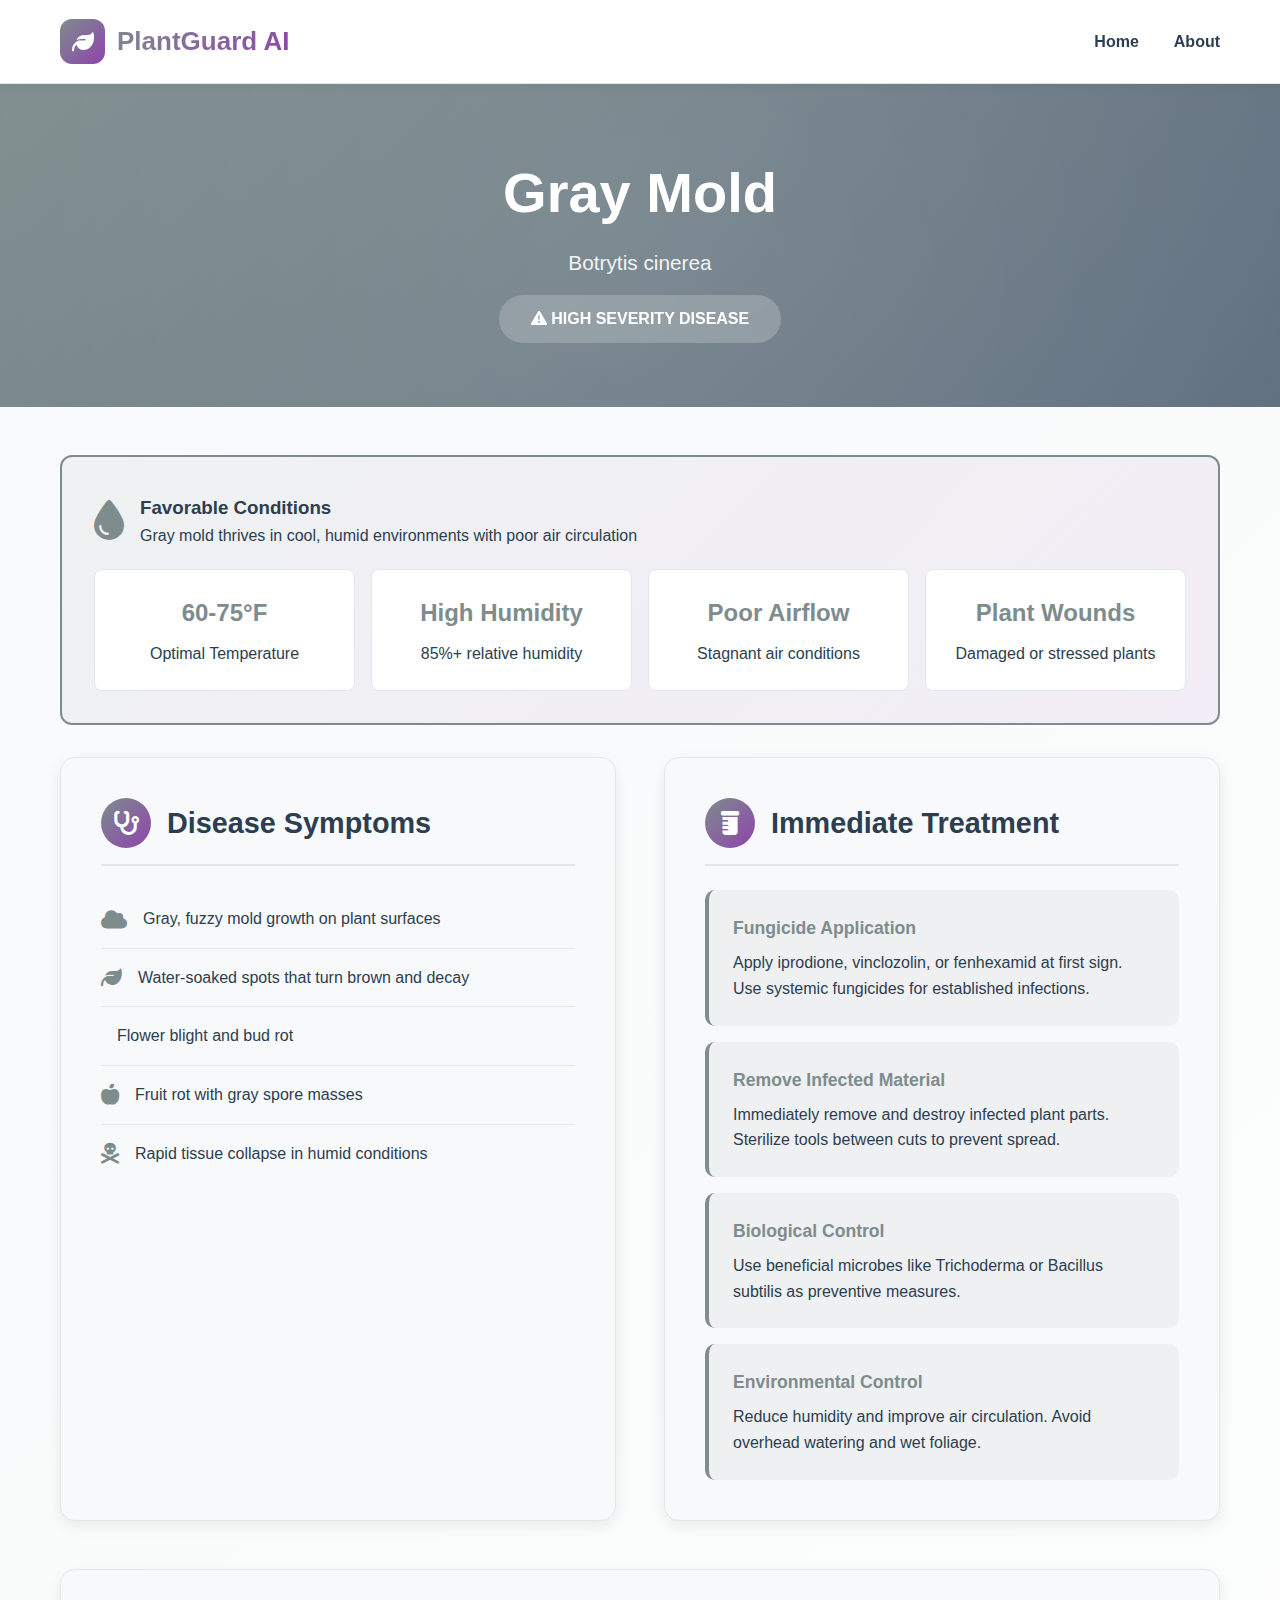
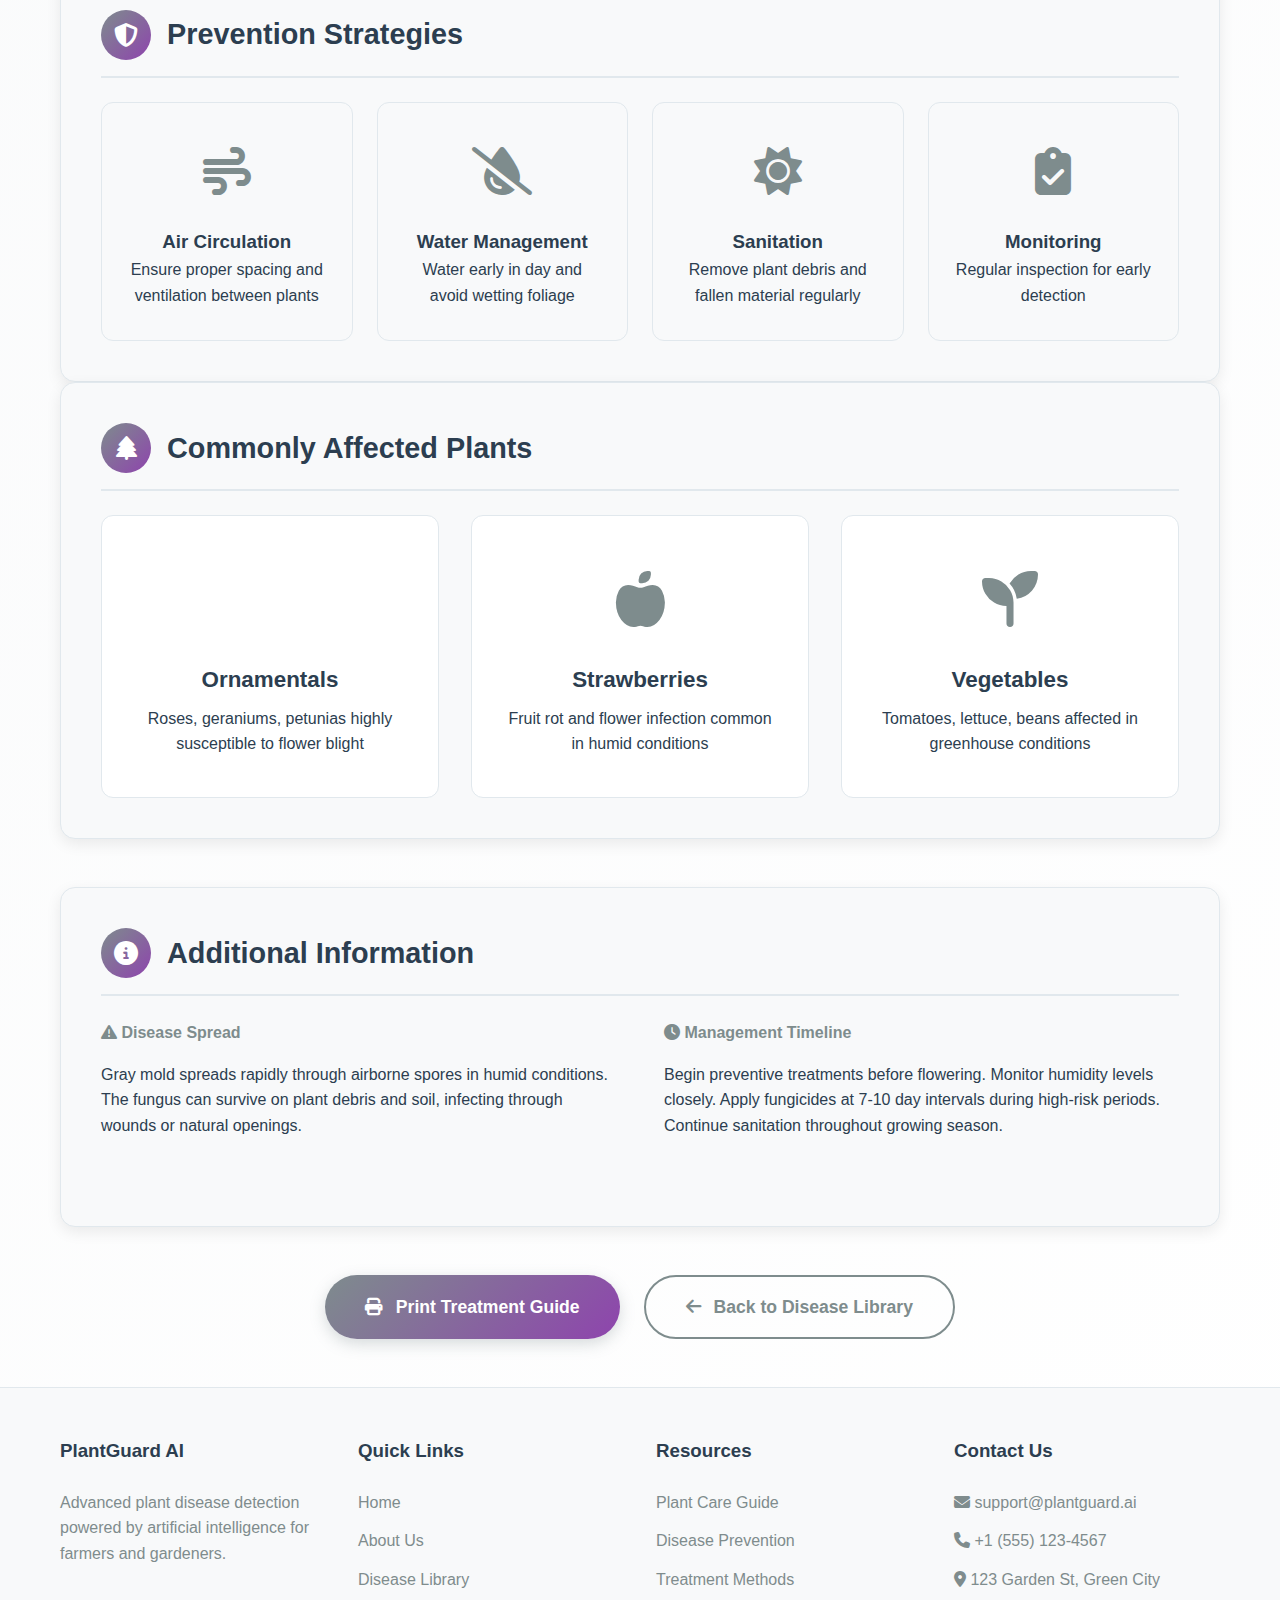
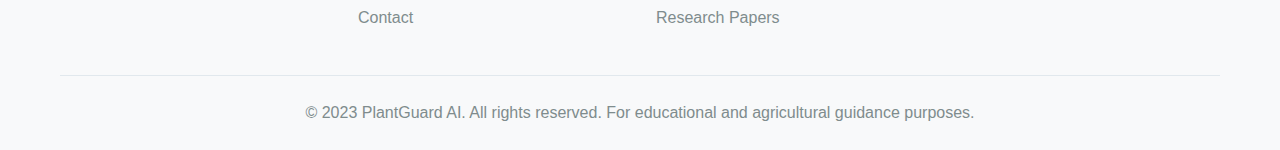
<file: gray-mold.html>
<!DOCTYPE html>
<html lang="en">
<head>
    <meta charset="UTF-8">
    <meta name="viewport" content="width=device-width, initial-scale=1.0">
    <title>Gray Mold - PlantGuard AI</title>
    <link rel="stylesheet" href="https://cdnjs.cloudflare.com/ajax/libs/font-awesome/6.4.0/css/all.min.css">
    <style>
        * {
            margin: 0;
            padding: 0;
            box-sizing: border-box;
            font-family: 'Segoe UI', Tahoma, Geneva, Verdana, sans-serif;
        }

        :root {
            --primary: #7E8C8D; /* Gray for mold diseases */
            --primary-dark: #5D6D7E;
            --secondary: #8E44AD; /* Purple accent */
            --accent: #F39C12; /* Warning yellow */
            --light-bg: #FFFFFF;
            --light-card: #F8F9FA;
            --light-text: #2C3E50;
            --light-text-secondary: #7F8C8D;
            --border: #E1E8ED;
            --shadow: 0 5px 15px rgba(0, 0, 0, 0.08);
            --transition: all 0.3s ease;
        }

        body {
            background: linear-gradient(135deg, #F8F9FA 0%, #FFFFFF 100%);
            color: var(--light-text);
            line-height: 1.6;
            overflow-x: hidden;
            min-height: 100vh;
        }

        .container {
            max-width: 1200px;
            margin: 0 auto;
            padding: 0 20px;
        }

        /* Navigation */
        .navbar {
            background: rgba(255, 255, 255, 0.95);
            backdrop-filter: blur(10px);
            padding: 1.2rem 0;
            border-bottom: 1px solid var(--border);
            position: sticky;
            top: 0;
            z-index: 1000;
            box-shadow: 0 2px 10px rgba(0, 0, 0, 0.05);
        }

        .nav-container {
            display: flex;
            justify-content: space-between;
            align-items: center;
        }

        .logo {
            display: flex;
            align-items: center;
            gap: 12px;
            text-decoration: none;
        }

        .logo-icon {
            width: 45px;
            height: 45px;
            background: linear-gradient(135deg, var(--primary), var(--secondary));
            border-radius: 12px;
            display: flex;
            align-items: center;
            justify-content: center;
            color: white;
            font-size: 22px;
        }

        .logo-text {
            font-size: 26px;
            font-weight: 800;
            background: linear-gradient(135deg, var(--primary), var(--secondary));
            -webkit-background-clip: text;
            -webkit-text-fill-color: transparent;
        }

        .nav-links {
            display: flex;
            list-style: none;
            gap: 35px;
        }

        .nav-links a {
            text-decoration: none;
            color: var(--light-text);
            font-weight: 600;
            transition: var(--transition);
            position: relative;
            padding: 8px 0;
            font-size: 16px;
        }

        .nav-links a:after {
            content: '';
            position: absolute;
            bottom: 0;
            left: 0;
            width: 0;
            height: 2px;
            background: linear-gradient(90deg, var(--primary), var(--secondary));
            transition: var(--transition);
        }

        .nav-links a:hover {
            color: var(--primary);
        }

        .nav-links a:hover:after {
            width: 100%;
        }

        /* Disease Header */
        .disease-header {
            background: linear-gradient(135deg, #7E8C8D, #5D6D7E);
            color: white;
            padding: 4rem 0;
            text-align: center;
            margin-bottom: 3rem;
            position: relative;
            overflow: hidden;
        }

        .disease-header:before {
            content: '';
            position: absolute;
            top: -50%;
            left: -50%;
            width: 200%;
            height: 200%;
            background: radial-gradient(circle, rgba(255,255,255,0.1) 0%, rgba(255,255,255,0) 70%);
            z-index: 0;
        }

        .disease-title {
            font-size: 3.5rem;
            margin-bottom: 0.5rem;
            position: relative;
            z-index: 1;
        }

        .disease-subtitle {
            font-size: 1.3rem;
            opacity: 0.9;
            margin-bottom: 1rem;
            position: relative;
            z-index: 1;
        }

        .severity-badge {
            display: inline-block;
            background: rgba(255, 255, 255, 0.2);
            padding: 0.7rem 2rem;
            border-radius: 50px;
            font-weight: 600;
            backdrop-filter: blur(10px);
            position: relative;
            z-index: 1;
        }

        /* Content Layout */
        .content-grid {
            display: grid;
            grid-template-columns: 1fr 1fr;
            gap: 3rem;
            margin-bottom: 3rem;
        }

        /* Info Cards */
        .info-card {
            background: var(--light-card);
            border-radius: 15px;
            padding: 2.5rem;
            box-shadow: var(--shadow);
            transition: var(--transition);
            border: 1px solid var(--border);
        }

        .info-card:hover {
            transform: translateY(-5px);
            box-shadow: 0 10px 25px rgba(0, 0, 0, 0.12);
        }

        .card-header {
            display: flex;
            align-items: center;
            gap: 1rem;
            margin-bottom: 1.5rem;
            padding-bottom: 1rem;
            border-bottom: 2px solid var(--border);
        }

        .card-icon {
            width: 50px;
            height: 50px;
            background: linear-gradient(135deg, var(--primary), var(--secondary));
            border-radius: 50%;
            display: flex;
            align-items: center;
            justify-content: center;
            color: white;
            font-size: 1.5rem;
        }

        .card-title {
            font-size: 1.8rem;
            color: var(--light-text);
        }

        /* Symptoms */
        .symptoms-list {
            list-style: none;
        }

        .symptoms-list li {
            padding: 1rem 0;
            border-bottom: 1px solid var(--border);
            display: flex;
            align-items: center;
            gap: 1rem;
        }

        .symptoms-list li:last-child {
            border-bottom: none;
        }

        .symptom-icon {
            color: var(--primary);
            font-size: 1.3rem;
        }

        /* Treatment */
        .treatment-item {
            background: rgba(126, 140, 141, 0.08);
            padding: 1.5rem;
            border-radius: 10px;
            margin-bottom: 1rem;
            border-left: 4px solid var(--primary);
            transition: var(--transition);
        }

        .treatment-item:hover {
            background: rgba(126, 140, 141, 0.12);
        }

        .treatment-item:last-child {
            margin-bottom: 0;
        }

        .treatment-title {
            font-weight: 700;
            margin-bottom: 0.5rem;
            color: var(--primary);
            font-size: 1.1rem;
        }

        /* Prevention */
        .prevention-grid {
            display: grid;
            grid-template-columns: repeat(auto-fit, minmax(250px, 1fr));
            gap: 1.5rem;
        }

        .prevention-item {
            text-align: center;
            padding: 2rem 1.5rem;
            background: var(--light-card);
            border-radius: 12px;
            transition: var(--transition);
            border: 1px solid var(--border);
        }

        .prevention-item:hover {
            background: rgba(126, 140, 141, 0.05);
            transform: translateY(-5px);
        }

        .prevention-icon {
            font-size: 3rem;
            color: var(--primary);
            margin-bottom: 1rem;
        }

        /* Affected Plants */
        .plants-section {
            background: var(--light-card);
            border-radius: 15px;
            padding: 2.5rem;
            box-shadow: var(--shadow);
            margin-bottom: 3rem;
            border: 1px solid var(--border);
        }

        .plants-grid {
            display: grid;
            grid-template-columns: repeat(auto-fit, minmax(280px, 1fr));
            gap: 2rem;
            margin-top: 1.5rem;
        }

        .plant-card {
            text-align: center;
            padding: 2.5rem 2rem;
            border-radius: 12px;
            background: white;
            transition: var(--transition);
            border: 1px solid var(--border);
        }

        .plant-card:hover {
            transform: translateY(-5px);
            background: rgba(126, 140, 141, 0.05);
        }

        .plant-icon {
            font-size: 3.5rem;
            color: var(--primary);
            margin-bottom: 1rem;
        }

        .plant-name {
            font-size: 1.4rem;
            font-weight: 700;
            margin-bottom: 0.5rem;
            color: var(--light-text);
        }

        /* Conditions Alert */
        .conditions-alert {
            background: linear-gradient(135deg, rgba(126, 140, 141, 0.08), rgba(142, 68, 173, 0.08));
            border: 2px solid var(--primary);
            border-radius: 12px;
            padding: 2rem;
            margin: 2rem 0;
        }

        .alert-header {
            display: flex;
            align-items: center;
            gap: 1rem;
            margin-bottom: 1rem;
        }

        .alert-icon {
            font-size: 2.5rem;
            color: var(--primary);
        }

        .conditions-grid {
            display: grid;
            grid-template-columns: repeat(auto-fit, minmax(200px, 1fr));
            gap: 1rem;
            margin-top: 1rem;
        }

        .condition-item {
            text-align: center;
            padding: 1.5rem 1rem;
            background: white;
            border-radius: 8px;
            border: 1px solid var(--border);
        }

        .condition-value {
            font-size: 1.5rem;
            font-weight: 700;
            color: var(--primary);
            margin-bottom: 0.5rem;
        }

        /* Action Buttons */
        .action-buttons {
            display: flex;
            gap: 1.5rem;
            justify-content: center;
            margin: 3rem 0;
        }

        .btn {
            padding: 1.2rem 2.5rem;
            border-radius: 50px;
            font-weight: 600;
            cursor: pointer;
            transition: var(--transition);
            border: none;
            font-size: 1.1rem;
            text-decoration: none;
            display: inline-flex;
            align-items: center;
            gap: 0.8rem;
        }

        .btn-primary {
            background: linear-gradient(135deg, var(--primary), var(--secondary));
            color: white;
            box-shadow: 0 5px 15px rgba(126, 140, 141, 0.3);
        }

        .btn-primary:hover {
            transform: translateY(-3px);
            box-shadow: 0 8px 20px rgba(126, 140, 141, 0.4);
        }

        .btn-outline {
            background: transparent;
            color: var(--primary);
            border: 2px solid var(--primary);
        }

        .btn-outline:hover {
            background: var(--primary);
            color: white;
            transform: translateY(-3px);
        }

        /* Footer */
        footer {
            background: var(--light-card);
            color: var(--light-text-secondary);
            padding: 3rem 0 1.5rem;
            margin-top: 3rem;
            border-top: 1px solid var(--border);
        }

        .footer-content {
            display: grid;
            grid-template-columns: repeat(auto-fit, minmax(250px, 1fr));
            gap: 2rem;
            margin-bottom: 2rem;
        }

        .footer-column h3 {
            margin-bottom: 1.5rem;
            color: var(--light-text);
        }

        .footer-column p, .footer-column a {
            color: var(--light-text-secondary);
            margin-bottom: 0.8rem;
            display: block;
            text-decoration: none;
            transition: var(--transition);
        }

        .footer-column a:hover {
            color: var(--primary);
        }

        .copyright {
            text-align: center;
            padding-top: 1.5rem;
            border-top: 1px solid var(--border);
            color: var(--light-text-secondary);
        }

        /* Responsive */
        @media (max-width: 768px) {
            .content-grid {
                grid-template-columns: 1fr;
            }
            
            .disease-title {
                font-size: 2.5rem;
            }
            
            .action-buttons {
                flex-direction: column;
                align-items: center;
            }
            
            .nav-container {
                flex-direction: column;
                gap: 20px;
            }
            
            .nav-links {
                gap: 20px;
            }
        }

        @media (max-width: 480px) {
            .nav-links {
                flex-direction: column;
                gap: 15px;
                text-align: center;
            }
            
            .prevention-grid {
                grid-template-columns: 1fr;
            }
            
            .plants-grid {
                grid-template-columns: 1fr;
            }
            
            .conditions-grid {
                grid-template-columns: 1fr;
            }
        }
    </style>
</head>
<body>
    <!-- Navigation -->
    <nav class="navbar">
        <div class="container nav-container">
            <a href="index.html" class="logo">
                <div class="logo-icon">
                    <i class="fas fa-leaf"></i>
                </div>
                <div class="logo-text">PlantGuard AI</div>
            </a>
            <ul class="nav-links">
                <li><a href="index.html">Home</a></li>
                <li><a href="about.html">About</a></li>
                
                
            </ul>
        </div>
    </nav>

    <!-- Disease Header -->
    <header class="disease-header">
        <div class="container">
            <h1 class="disease-title">Gray Mold</h1>
            <p class="disease-subtitle">Botrytis cinerea</p>
            <div class="severity-badge">
                <i class="fas fa-exclamation-triangle"></i>
                HIGH SEVERITY DISEASE
            </div>
        </div>
    </header>

    <div class="container">
        <!-- Conditions Alert -->
        <div class="conditions-alert">
            <div class="alert-header">
                <div class="alert-icon">
                    <i class="fas fa-tint"></i>
                </div>
                <div>
                    <h3>Favorable Conditions</h3>
                    <p>Gray mold thrives in cool, humid environments with poor air circulation</p>
                </div>
            </div>
            <div class="conditions-grid">
                <div class="condition-item">
                    <div class="condition-value">60-75°F</div>
                    <div>Optimal Temperature</div>
                </div>
                <div class="condition-item">
                    <div class="condition-value">High Humidity</div>
                    <div>85%+ relative humidity</div>
                </div>
                <div class="condition-item">
                    <div class="condition-value">Poor Airflow</div>
                    <div>Stagnant air conditions</div>
                </div>
                <div class="condition-item">
                    <div class="condition-value">Plant Wounds</div>
                    <div>Damaged or stressed plants</div>
                </div>
            </div>
        </div>

        <!-- Main Content Grid -->
        <div class="content-grid">
            <!-- Symptoms Column -->
            <div class="info-card">
                <div class="card-header">
                    <div class="card-icon">
                        <i class="fas fa-stethoscope"></i>
                    </div>
                    <h2 class="card-title">Disease Symptoms</h2>
                </div>
                <ul class="symptoms-list">
                    <li>
                        <i class="fas fa-cloud symptom-icon"></i>
                        <span>Gray, fuzzy mold growth on plant surfaces</span>
                    </li>
                    <li>
                        <i class="fas fa-leaf symptom-icon"></i>
                        <span>Water-soaked spots that turn brown and decay</span>
                    </li>
                    <li>
                        <i class="fas fa-flower symptom-icon"></i>
                        <span>Flower blight and bud rot</span>
                    </li>
                    <li>
                        <i class="fas fa-apple-alt symptom-icon"></i>
                        <span>Fruit rot with gray spore masses</span>
                    </li>
                    <li>
                        <i class="fas fa-skull-crossbones symptom-icon"></i>
                        <span>Rapid tissue collapse in humid conditions</span>
                    </li>
                </ul>
            </div>

            <!-- Treatment Column -->
            <div class="info-card">
                <div class="card-header">
                    <div class="card-icon">
                        <i class="fas fa-prescription-bottle"></i>
                    </div>
                    <h2 class="card-title">Immediate Treatment</h2>
                </div>
                <div class="treatment-item">
                    <div class="treatment-title">Fungicide Application</div>
                    <p>Apply iprodione, vinclozolin, or fenhexamid at first sign. Use systemic fungicides for established infections.</p>
                </div>
                <div class="treatment-item">
                    <div class="treatment-title">Remove Infected Material</div>
                    <p>Immediately remove and destroy infected plant parts. Sterilize tools between cuts to prevent spread.</p>
                </div>
                <div class="treatment-item">
                    <div class="treatment-title">Biological Control</div>
                    <p>Use beneficial microbes like Trichoderma or Bacillus subtilis as preventive measures.</p>
                </div>
                <div class="treatment-item">
                    <div class="treatment-title">Environmental Control</div>
                    <p>Reduce humidity and improve air circulation. Avoid overhead watering and wet foliage.</p>
                </div>
            </div>
        </div>

        <!-- Prevention Section -->
        <div class="info-card">
            <div class="card-header">
                <div class="card-icon">
                    <i class="fas fa-shield-alt"></i>
                </div>
                <h2 class="card-title">Prevention Strategies</h2>
            </div>
            <div class="prevention-grid">
                <div class="prevention-item">
                    <div class="prevention-icon">
                        <i class="fas fa-wind"></i>
                    </div>
                    <h3>Air Circulation</h3>
                    <p>Ensure proper spacing and ventilation between plants</p>
                </div>
                <div class="prevention-item">
                    <div class="prevention-icon">
                        <i class="fas fa-tint-slash"></i>
                    </div>
                    <h3>Water Management</h3>
                    <p>Water early in day and avoid wetting foliage</p>
                </div>
                <div class="prevention-item">
                    <div class="prevention-icon">
                        <i class="fas fa-sun"></i>
                    </div>
                    <h3>Sanitation</h3>
                    <p>Remove plant debris and fallen material regularly</p>
                </div>
                <div class="prevention-item">
                    <div class="prevention-icon">
                        <i class="fas fa-clipboard-check"></i>
                    </div>
                    <h3>Monitoring</h3>
                    <p>Regular inspection for early detection</p>
                </div>
            </div>
        </div>

        <!-- Affected Plants -->
        <div class="plants-section">
            <div class="card-header">
                <div class="card-icon">
                    <i class="fas fa-tree"></i>
                </div>
                <h2 class="card-title">Commonly Affected Plants</h2>
            </div>
            <div class="plants-grid">
                <div class="plant-card">
                    <div class="plant-icon">
                        <i class="fas fa-rose"></i>
                    </div>
                    <div class="plant-name">Ornamentals</div>
                    <p>Roses, geraniums, petunias highly susceptible to flower blight</p>
                </div>
                <div class="plant-card">
                    <div class="plant-icon">
                        <i class="fas fa-apple-alt"></i>
                    </div>
                    <div class="plant-name">Strawberries</div>
                    <p>Fruit rot and flower infection common in humid conditions</p>
                </div>
                <div class="plant-card">
                    <div class="plant-icon">
                        <i class="fas fa-seedling"></i>
                    </div>
                    <div class="plant-name">Vegetables</div>
                    <p>Tomatoes, lettuce, beans affected in greenhouse conditions</p>
                </div>
            </div>
        </div>

        <!-- Additional Information -->
        <div class="info-card">
            <div class="card-header">
                <div class="card-icon">
                    <i class="fas fa-info-circle"></i>
                </div>
                <h2 class="card-title">Additional Information</h2>
            </div>
            <div class="content-grid">
                <div>
                    <h4 style="color: var(--primary); margin-bottom: 1rem;"><i class="fas fa-exclamation-triangle"></i> Disease Spread</h4>
                    <p>Gray mold spreads rapidly through airborne spores in humid conditions. The fungus can survive on plant debris and soil, infecting through wounds or natural openings.</p>
                </div>
                <div>
                    <h4 style="color: var(--primary); margin-bottom: 1rem;"><i class="fas fa-clock"></i> Management Timeline</h4>
                    <p>Begin preventive treatments before flowering. Monitor humidity levels closely. Apply fungicides at 7-10 day intervals during high-risk periods. Continue sanitation throughout growing season.</p>
                </div>
            </div>
        </div>

        <!-- Action Buttons -->
        <div class="action-buttons">
            <button class="btn btn-primary">
                <i class="fas fa-print"></i> Print Treatment Guide
            </button>
            <button class="btn btn-outline">
                <i class="fas fa-arrow-left"></i> Back to Disease Library
            </button>
        </div>
    </div>

    <!-- Footer -->
    <footer>
        <div class="container">
            <div class="footer-content">
                <div class="footer-column">
                    <h3>PlantGuard AI</h3>
                    <p>Advanced plant disease detection powered by artificial intelligence for farmers and gardeners.</p>
                </div>
                <div class="footer-column">
                    <h3>Quick Links</h3>
                    <a href="index.html">Home</a>
                    <a href="about.html">About Us</a>
                    <a href="diseases.html">Disease Library</a>
                    <a href="contact.html">Contact</a>
                </div>
                <div class="footer-column">
                    <h3>Resources</h3>
                    <a href="#">Plant Care Guide</a>
                    <a href="#">Disease Prevention</a>
                    <a href="#">Treatment Methods</a>
                    <a href="#">Research Papers</a>
                </div>
                <div class="footer-column">
                    <h3>Contact Us</h3>
                    <p><i class="fas fa-envelope"></i> support@plantguard.ai</p>
                    <p><i class="fas fa-phone"></i> +1 (555) 123-4567</p>
                    <p><i class="fas fa-map-marker-alt"></i> 123 Garden St, Green City</p>
                </div>
            </div>
            <div class="copyright">
                <p>&copy; 2023 PlantGuard AI. All rights reserved. For educational and agricultural guidance purposes.</p>
            </div>
        </div>
    </footer>

    <script>
        // Simple print functionality
        document.querySelector('.btn-primary').addEventListener('click', function() {
            window.print();
        });

        // Back button functionality
        document.querySelector('.btn-outline').addEventListener('click', function() {
            window.history.back();
        });
    </script>
</body>

</html>
</file>
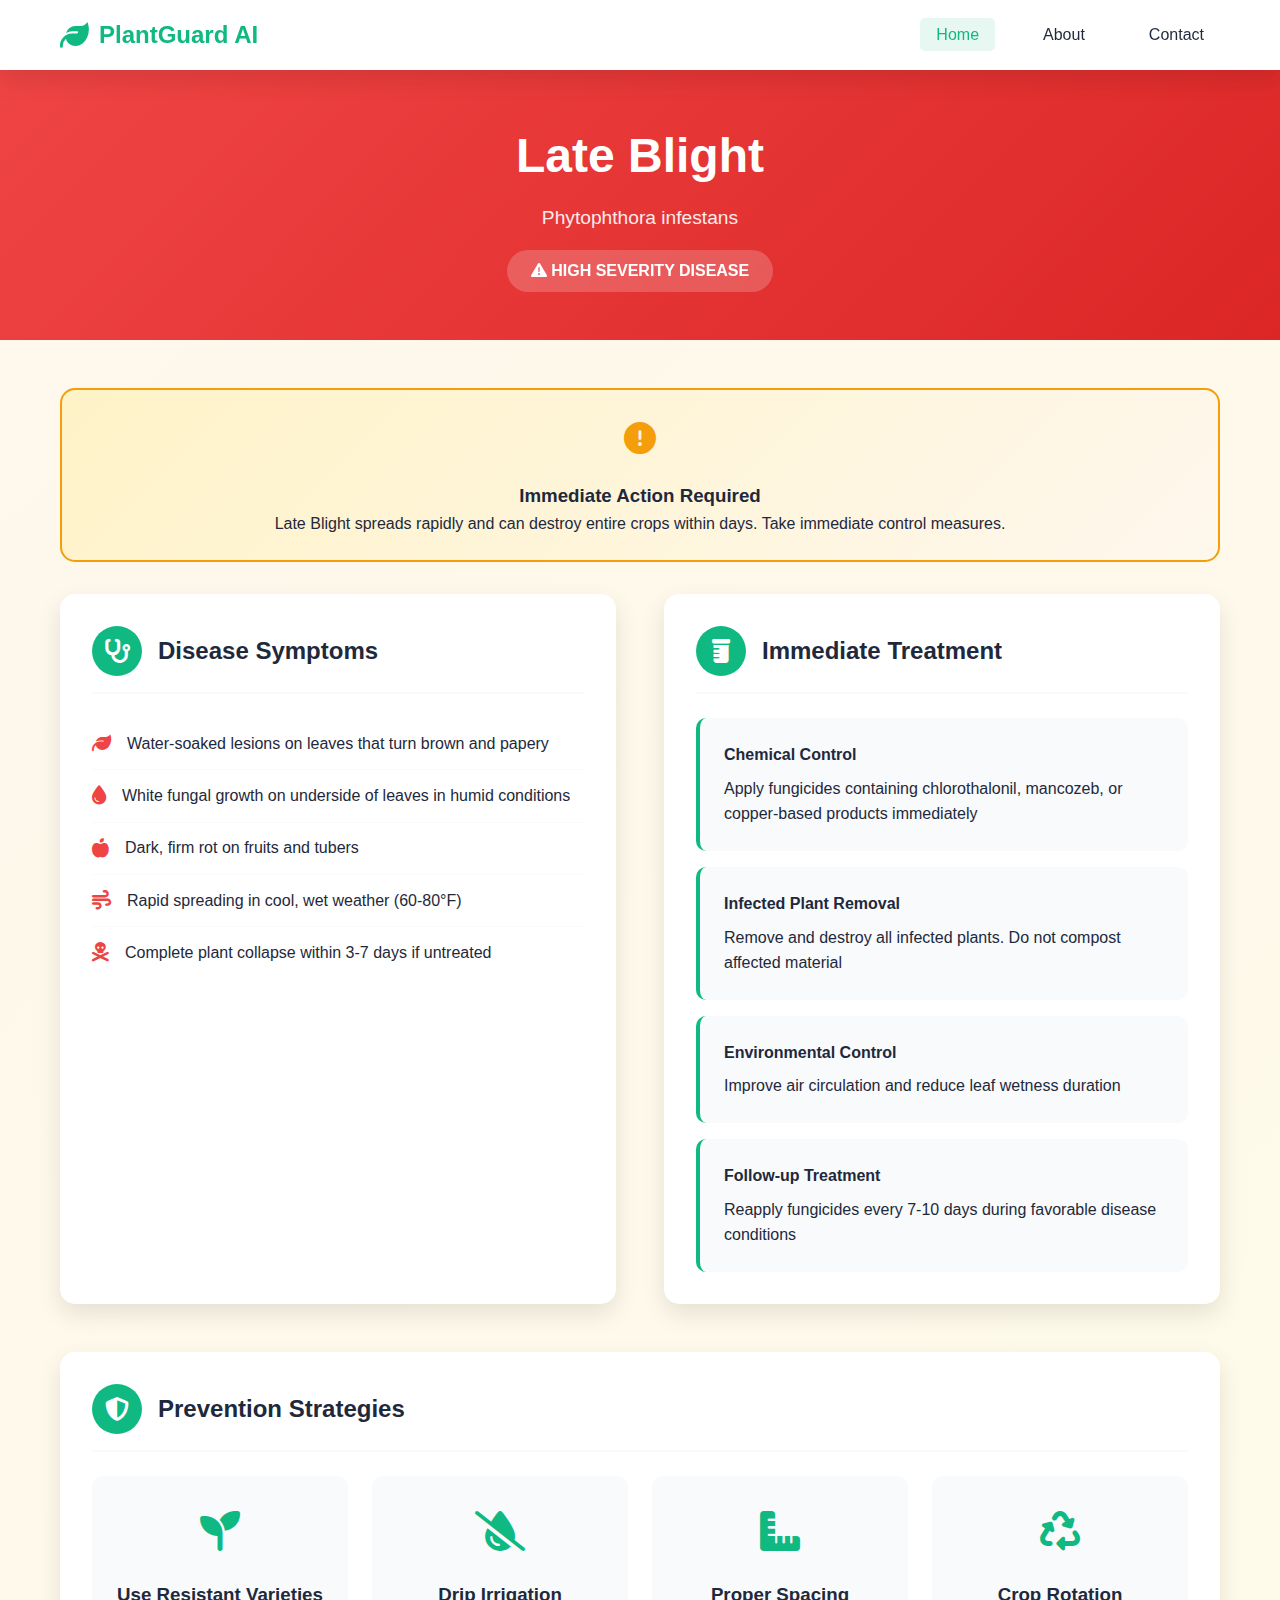
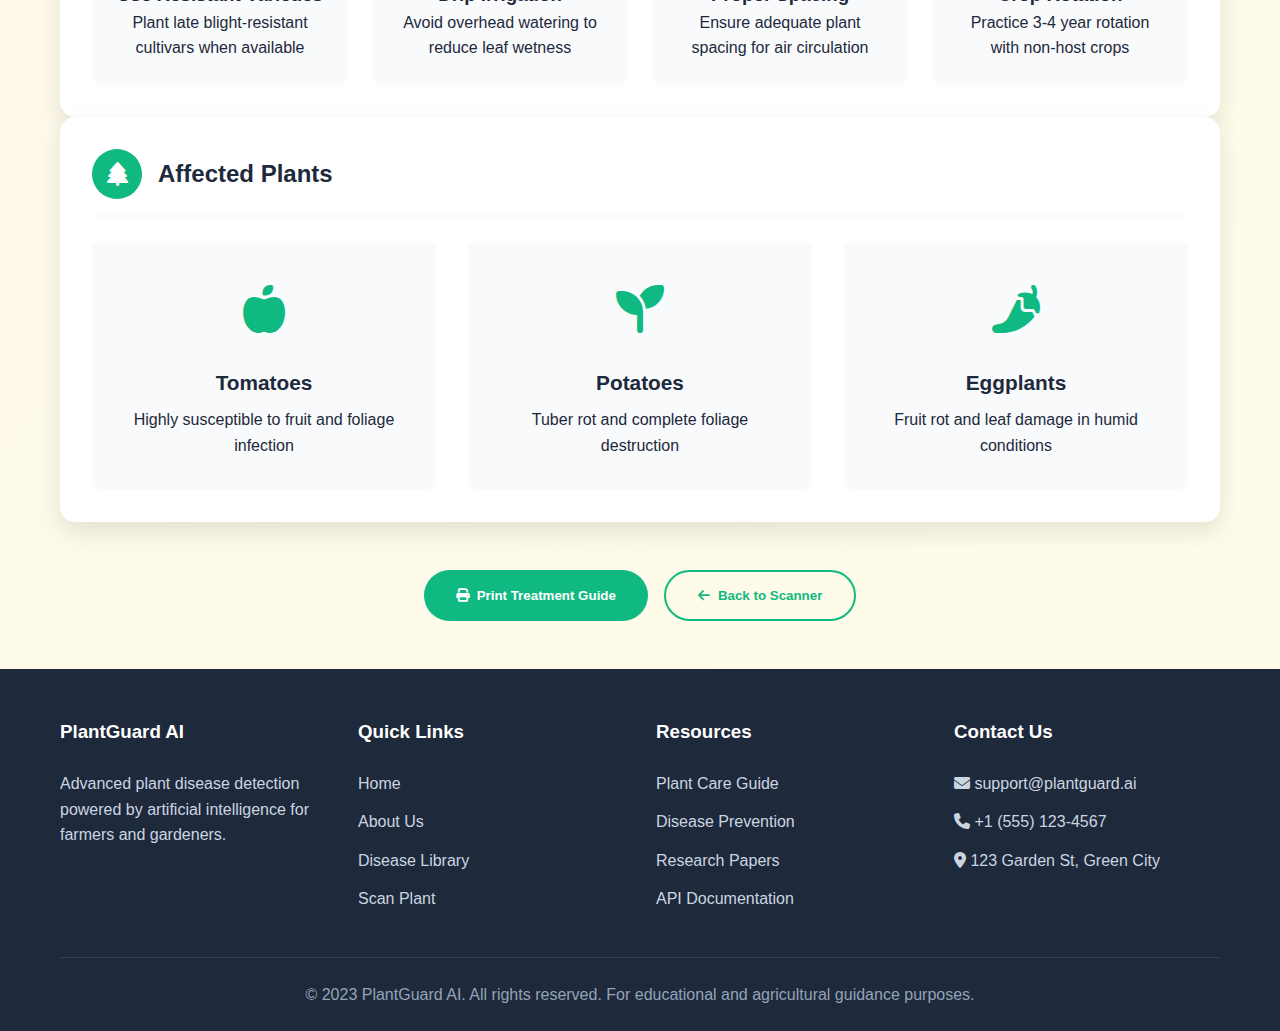
<file: late-blight.html>
<!DOCTYPE html>
<html lang="en">
<head>
    <meta charset="UTF-8">
    <meta name="viewport" content="width=device-width, initial-scale=1.0">
    <title>Late Blight - PlantGuard AI</title>
    <link rel="stylesheet" href="https://cdnjs.cloudflare.com/ajax/libs/font-awesome/6.4.0/css/all.min.css">
    <style>
        * {
            margin: 0;
            padding: 0;
            box-sizing: border-box;
            font-family: 'Segoe UI', Tahoma, Geneva, Verdana, sans-serif;
        }

        :root {
            --primary: #10b981;
            --primary-dark: #059669;
            --danger: #ef4444;
            --warning: #f59e0b;
            --light: #f8fafc;
            --dark: #1e293b;
            --gray: #64748b;
            --shadow: 0 10px 25px rgba(0, 0, 0, 0.1);
            --transition: all 0.3s ease;
        }

        body {
            background: linear-gradient(135deg, #fef7ed 0%, #fefce8 100%);
            color: var(--dark);
            line-height: 1.6;
        }

        .container {
            max-width: 1200px;
            margin: 0 auto;
            padding: 0 20px;
        }

        /* Navigation */
        .navbar {
            background: white;
            padding: 1rem 0;
            box-shadow: var(--shadow);
            position: sticky;
            top: 0;
            z-index: 1000;
        }

        .nav-container {
            display: flex;
            justify-content: space-between;
            align-items: center;
        }

        .logo {
            display: flex;
            align-items: center;
            gap: 10px;
            font-size: 1.5rem;
            font-weight: 700;
            color: var(--primary);
            text-decoration: none;
        }

        .logo i {
            font-size: 1.8rem;
        }

        .nav-links {
            display: flex;
            gap: 2rem;
            list-style: none;
        }

        .nav-links a {
            text-decoration: none;
            color: var(--dark);
            font-weight: 500;
            transition: var(--transition);
            padding: 0.5rem 1rem;
            border-radius: 5px;
        }

        .nav-links a:hover {
            color: var(--primary);
            background: var(--light);
        }

        .nav-links a.active {
            color: var(--primary);
            background: rgba(16, 185, 129, 0.1);
        }

        /* Header */
        .disease-header {
            background: linear-gradient(135deg, #ef4444, #dc2626);
            color: white;
            padding: 3rem 0;
            text-align: center;
            margin-bottom: 3rem;
        }

        .disease-title {
            font-size: 3rem;
            margin-bottom: 0.5rem;
        }

        .disease-subtitle {
            font-size: 1.2rem;
            opacity: 0.9;
            margin-bottom: 1rem;
        }

        .severity-badge {
            display: inline-block;
            background: rgba(255, 255, 255, 0.2);
            padding: 0.5rem 1.5rem;
            border-radius: 50px;
            font-weight: 600;
            backdrop-filter: blur(10px);
        }

        /* Content Layout */
        .content-grid {
            display: grid;
            grid-template-columns: 1fr 1fr;
            gap: 3rem;
            margin-bottom: 3rem;
        }

        /* Info Cards */
        .info-card {
            background: white;
            border-radius: 15px;
            padding: 2rem;
            box-shadow: var(--shadow);
            transition: var(--transition);
        }

        .info-card:hover {
            transform: translateY(-5px);
        }

        .card-header {
            display: flex;
            align-items: center;
            gap: 1rem;
            margin-bottom: 1.5rem;
            padding-bottom: 1rem;
            border-bottom: 2px solid var(--light);
        }

        .card-icon {
            width: 50px;
            height: 50px;
            background: var(--primary);
            border-radius: 50%;
            display: flex;
            align-items: center;
            justify-content: center;
            color: white;
            font-size: 1.5rem;
        }

        .card-title {
            font-size: 1.5rem;
            color: var(--dark);
        }

        /* Symptoms */
        .symptoms-list {
            list-style: none;
        }

        .symptoms-list li {
            padding: 0.8rem 0;
            border-bottom: 1px solid var(--light);
            display: flex;
            align-items: center;
            gap: 1rem;
        }

        .symptoms-list li:last-child {
            border-bottom: none;
        }

        .symptom-icon {
            color: var(--danger);
            font-size: 1.2rem;
        }

        /* Treatment */
        .treatment-item {
            background: var(--light);
            padding: 1.5rem;
            border-radius: 10px;
            margin-bottom: 1rem;
            border-left: 4px solid var(--primary);
        }

        .treatment-item:last-child {
            margin-bottom: 0;
        }

        .treatment-title {
            font-weight: 600;
            margin-bottom: 0.5rem;
            color: var(--dark);
        }

        /* Prevention */
        .prevention-grid {
            display: grid;
            grid-template-columns: repeat(auto-fit, minmax(200px, 1fr));
            gap: 1.5rem;
        }

        .prevention-item {
            text-align: center;
            padding: 1.5rem;
            background: var(--light);
            border-radius: 10px;
            transition: var(--transition);
        }

        .prevention-item:hover {
            background: white;
            box-shadow: var(--shadow);
        }

        .prevention-icon {
            font-size: 2.5rem;
            color: var(--primary);
            margin-bottom: 1rem;
        }

        /* Affected Plants */
        .plants-section {
            background: white;
            border-radius: 15px;
            padding: 2rem;
            box-shadow: var(--shadow);
            margin-bottom: 3rem;
        }

        .plants-grid {
            display: grid;
            grid-template-columns: repeat(auto-fit, minmax(250px, 1fr));
            gap: 2rem;
            margin-top: 1.5rem;
        }

        .plant-card {
            text-align: center;
            padding: 2rem;
            border-radius: 10px;
            background: var(--light);
            transition: var(--transition);
        }

        .plant-card:hover {
            transform: translateY(-5px);
            box-shadow: var(--shadow);
        }

        .plant-icon {
            font-size: 3rem;
            color: var(--primary);
            margin-bottom: 1rem;
        }

        .plant-name {
            font-size: 1.3rem;
            font-weight: 600;
            margin-bottom: 0.5rem;
        }

        /* Action Buttons */
        .action-buttons {
            display: flex;
            gap: 1rem;
            justify-content: center;
            margin: 3rem 0;
        }

        .btn {
            padding: 1rem 2rem;
            border-radius: 50px;
            font-weight: 600;
            cursor: pointer;
            transition: var(--transition);
            border: none;
            display: inline-flex;
            align-items: center;
            gap: 0.5rem;
            text-decoration: none;
        }

        .btn-primary {
            background: var(--primary);
            color: white;
        }

        .btn-primary:hover {
            background: var(--primary-dark);
            transform: translateY(-2px);
            box-shadow: var(--shadow);
        }

        .btn-outline {
            background: transparent;
            color: var(--primary);
            border: 2px solid var(--primary);
        }

        .btn-outline:hover {
            background: var(--primary);
            color: white;
            transform: translateY(-2px);
        }

        /* Footer */
        footer {
            background: var(--dark);
            color: white;
            padding: 3rem 0 1.5rem;
            margin-top: 3rem;
        }

        .footer-content {
            display: grid;
            grid-template-columns: repeat(auto-fit, minmax(250px, 1fr));
            gap: 2rem;
            margin-bottom: 2rem;
        }

        .footer-column h3 {
            margin-bottom: 1.5rem;
            color: white;
        }

        .footer-column p, .footer-column a {
            color: #cbd5e1;
            margin-bottom: 0.8rem;
            display: block;
            text-decoration: none;
        }

        .footer-column a:hover {
            color: white;
        }

        .copyright {
            text-align: center;
            padding-top: 1.5rem;
            border-top: 1px solid rgba(255, 255, 255, 0.1);
            color: #94a3b8;
        }

        .emergency-alert {
            background: linear-gradient(135deg, #fef3c7, #fef7ed);
            border: 2px solid var(--warning);
            border-radius: 15px;
            padding: 1.5rem;
            margin: 2rem 0;
            text-align: center;
        }

        .alert-icon {
            font-size: 2rem;
            color: var(--warning);
            margin-bottom: 1rem;
        }

        /* Mobile Menu */
        .mobile-menu-btn {
            display: none;
            background: none;
            border: none;
            font-size: 1.5rem;
            color: var(--dark);
            cursor: pointer;
        }

        /* Responsive */
        @media (max-width: 768px) {
            .nav-container {
                flex-direction: column;
                gap: 1rem;
            }

            .nav-links {
                gap: 1rem;
            }

            .content-grid {
                grid-template-columns: 1fr;
            }
            
            .disease-title {
                font-size: 2rem;
            }
            
            .action-buttons {
                flex-direction: column;
                align-items: center;
            }
        }

        @media (max-width: 480px) {
            .mobile-menu-btn {
                display: block;
            }

            .nav-links {
                display: none;
                flex-direction: column;
                position: absolute;
                top: 100%;
                left: 0;
                right: 0;
                background: white;
                padding: 1rem;
                box-shadow: var(--shadow);
            }

            .nav-links.active {
                display: flex;
            }
        }
    </style>
</head>
<body>
    <!-- Navigation -->
    <nav class="navbar">
        <div class="container nav-container">
            <a href="#" class="logo">
                <i class="fas fa-leaf"></i>
                PlantGuard AI
            </a>
            
            <button class="mobile-menu-btn">
                <i class="fas fa-bars"></i>
            </button>

            <ul class="nav-links">
                <li><a href="index.html" class="active">Home</a></li>
                <li><a href="about.html">About</a></li>
                <li><a href="contact.html">Contact</a></li>
                
            </ul>
        </div>
    </nav>

    <!-- Disease Header -->
    <header class="disease-header">
        <div class="container">
            <h1 class="disease-title">Late Blight</h1>
            <p class="disease-subtitle">Phytophthora infestans</p>
            <div class="severity-badge">
                <i class="fas fa-exclamation-triangle"></i>
                HIGH SEVERITY DISEASE
            </div>
        </div>
    </header>

    <div class="container">
        <!-- Emergency Alert -->
        <div class="emergency-alert">
            <div class="alert-icon">
                <i class="fas fa-exclamation-circle"></i>
            </div>
            <h3>Immediate Action Required</h3>
            <p>Late Blight spreads rapidly and can destroy entire crops within days. Take immediate control measures.</p>
        </div>

        <!-- Main Content Grid -->
        <div class="content-grid">
            <!-- Symptoms Column -->
            <div class="info-card">
                <div class="card-header">
                    <div class="card-icon">
                        <i class="fas fa-stethoscope"></i>
                    </div>
                    <h2 class="card-title">Disease Symptoms</h2>
                </div>
                <ul class="symptoms-list">
                    <li>
                        <i class="fas fa-leaf symptom-icon"></i>
                        <span>Water-soaked lesions on leaves that turn brown and papery</span>
                    </li>
                    <li>
                        <i class="fas fa-tint symptom-icon"></i>
                        <span>White fungal growth on underside of leaves in humid conditions</span>
                    </li>
                    <li>
                        <i class="fas fa-apple-alt symptom-icon"></i>
                        <span>Dark, firm rot on fruits and tubers</span>
                    </li>
                    <li>
                        <i class="fas fa-wind symptom-icon"></i>
                        <span>Rapid spreading in cool, wet weather (60-80°F)</span>
                    </li>
                    <li>
                        <i class="fas fa-skull-crossbones symptom-icon"></i>
                        <span>Complete plant collapse within 3-7 days if untreated</span>
                    </li>
                </ul>
            </div>

            <!-- Treatment Column -->
            <div class="info-card">
                <div class="card-header">
                    <div class="card-icon">
                        <i class="fas fa-prescription-bottle"></i>
                    </div>
                    <h2 class="card-title">Immediate Treatment</h2>
                </div>
                <div class="treatment-item">
                    <div class="treatment-title">Chemical Control</div>
                    <p>Apply fungicides containing chlorothalonil, mancozeb, or copper-based products immediately</p>
                </div>
                <div class="treatment-item">
                    <div class="treatment-title">Infected Plant Removal</div>
                    <p>Remove and destroy all infected plants. Do not compost affected material</p>
                </div>
                <div class="treatment-item">
                    <div class="treatment-title">Environmental Control</div>
                    <p>Improve air circulation and reduce leaf wetness duration</p>
                </div>
                <div class="treatment-item">
                    <div class="treatment-title">Follow-up Treatment</div>
                    <p>Reapply fungicides every 7-10 days during favorable disease conditions</p>
                </div>
            </div>
        </div>

        <!-- Prevention Section -->
        <div class="info-card">
            <div class="card-header">
                <div class="card-icon">
                    <i class="fas fa-shield-alt"></i>
                </div>
                <h2 class="card-title">Prevention Strategies</h2>
            </div>
            <div class="prevention-grid">
                <div class="prevention-item">
                    <div class="prevention-icon">
                        <i class="fas fa-seedling"></i>
                    </div>
                    <h3>Use Resistant Varieties</h3>
                    <p>Plant late blight-resistant cultivars when available</p>
                </div>
                <div class="prevention-item">
                    <div class="prevention-icon">
                        <i class="fas fa-tint-slash"></i>
                    </div>
                    <h3>Drip Irrigation</h3>
                    <p>Avoid overhead watering to reduce leaf wetness</p>
                </div>
                <div class="prevention-item">
                    <div class="prevention-icon">
                        <i class="fas fa-ruler-combined"></i>
                    </div>
                    <h3>Proper Spacing</h3>
                    <p>Ensure adequate plant spacing for air circulation</p>
                </div>
                <div class="prevention-item">
                    <div class="prevention-icon">
                        <i class="fas fa-recycle"></i>
                    </div>
                    <h3>Crop Rotation</h3>
                    <p>Practice 3-4 year rotation with non-host crops</p>
                </div>
            </div>
        </div>

        <!-- Affected Plants -->
        <div class="plants-section">
            <div class="card-header">
                <div class="card-icon">
                    <i class="fas fa-tree"></i>
                </div>
                <h2 class="card-title">Affected Plants</h2>
            </div>
            <div class="plants-grid">
                <div class="plant-card">
                    <div class="plant-icon">
                        <i class="fas fa-apple-alt"></i>
                    </div>
                    <div class="plant-name">Tomatoes</div>
                    <p>Highly susceptible to fruit and foliage infection</p>
                </div>
                <div class="plant-card">
                    <div class="plant-icon">
                        <i class="fas fa-seedling"></i>
                    </div>
                    <div class="plant-name">Potatoes</div>
                    <p>Tuber rot and complete foliage destruction</p>
                </div>
                <div class="plant-card">
                    <div class="plant-icon">
                        <i class="fas fa-pepper-hot"></i>
                    </div>
                    <div class="plant-name">Eggplants</div>
                    <p>Fruit rot and leaf damage in humid conditions</p>
                </div>
            </div>
        </div>

        <!-- Action Buttons -->
        <div class="action-buttons">
            <button class="btn btn-primary">
                <i class="fas fa-print"></i> Print Treatment Guide
            </button>
            <button class="btn btn-outline">
                <i class="fas fa-arrow-left"></i> Back to Scanner
            </button>
        </div>
    </div>

    <!-- Footer -->
    <footer>
        <div class="container">
            <div class="footer-content">
                <div class="footer-column">
                    <h3>PlantGuard AI</h3>
                    <p>Advanced plant disease detection powered by artificial intelligence for farmers and gardeners.</p>
                </div>
                <div class="footer-column">
                    <h3>Quick Links</h3>
                    <a href="#">Home</a>
                    <a href="#about">About Us</a>
                    <a href="#disease-library">Disease Library</a>
                    <a href="#scan-plant">Scan Plant</a>
                </div>
                <div class="footer-column">
                    <h3>Resources</h3>
                    <a href="#">Plant Care Guide</a>
                    <a href="#">Disease Prevention</a>
                    <a href="#">Research Papers</a>
                    <a href="#">API Documentation</a>
                </div>
                <div class="footer-column">
                    <h3>Contact Us</h3>
                    <p><i class="fas fa-envelope"></i> support@plantguard.ai</p>
                    <p><i class="fas fa-phone"></i> +1 (555) 123-4567</p>
                    <p><i class="fas fa-map-marker-alt"></i> 123 Garden St, Green City</p>
                </div>
            </div>
            <div class="copyright">
                <p>&copy; 2023 PlantGuard AI. All rights reserved. For educational and agricultural guidance purposes.</p>
            </div>
        </div>
    </footer>

    <script>
        // Mobile menu functionality
        const mobileMenuBtn = document.querySelector('.mobile-menu-btn');
        const navLinks = document.querySelector('.nav-links');

        mobileMenuBtn.addEventListener('click', () => {
            navLinks.classList.toggle('active');
        });

        // Simple print functionality
        document.querySelector('.btn-primary').addEventListener('click', function() {
            window.print();
        });

        // Back button functionality
        document.querySelector('.btn-outline').addEventListener('click', function() {
            window.history.back();
        });

        // Close mobile menu when clicking on links
        document.querySelectorAll('.nav-links a').forEach(link => {
            link.addEventListener('click', () => {
                navLinks.classList.remove('active');
            });
        });
    </script>
</body>
</html>
</file>
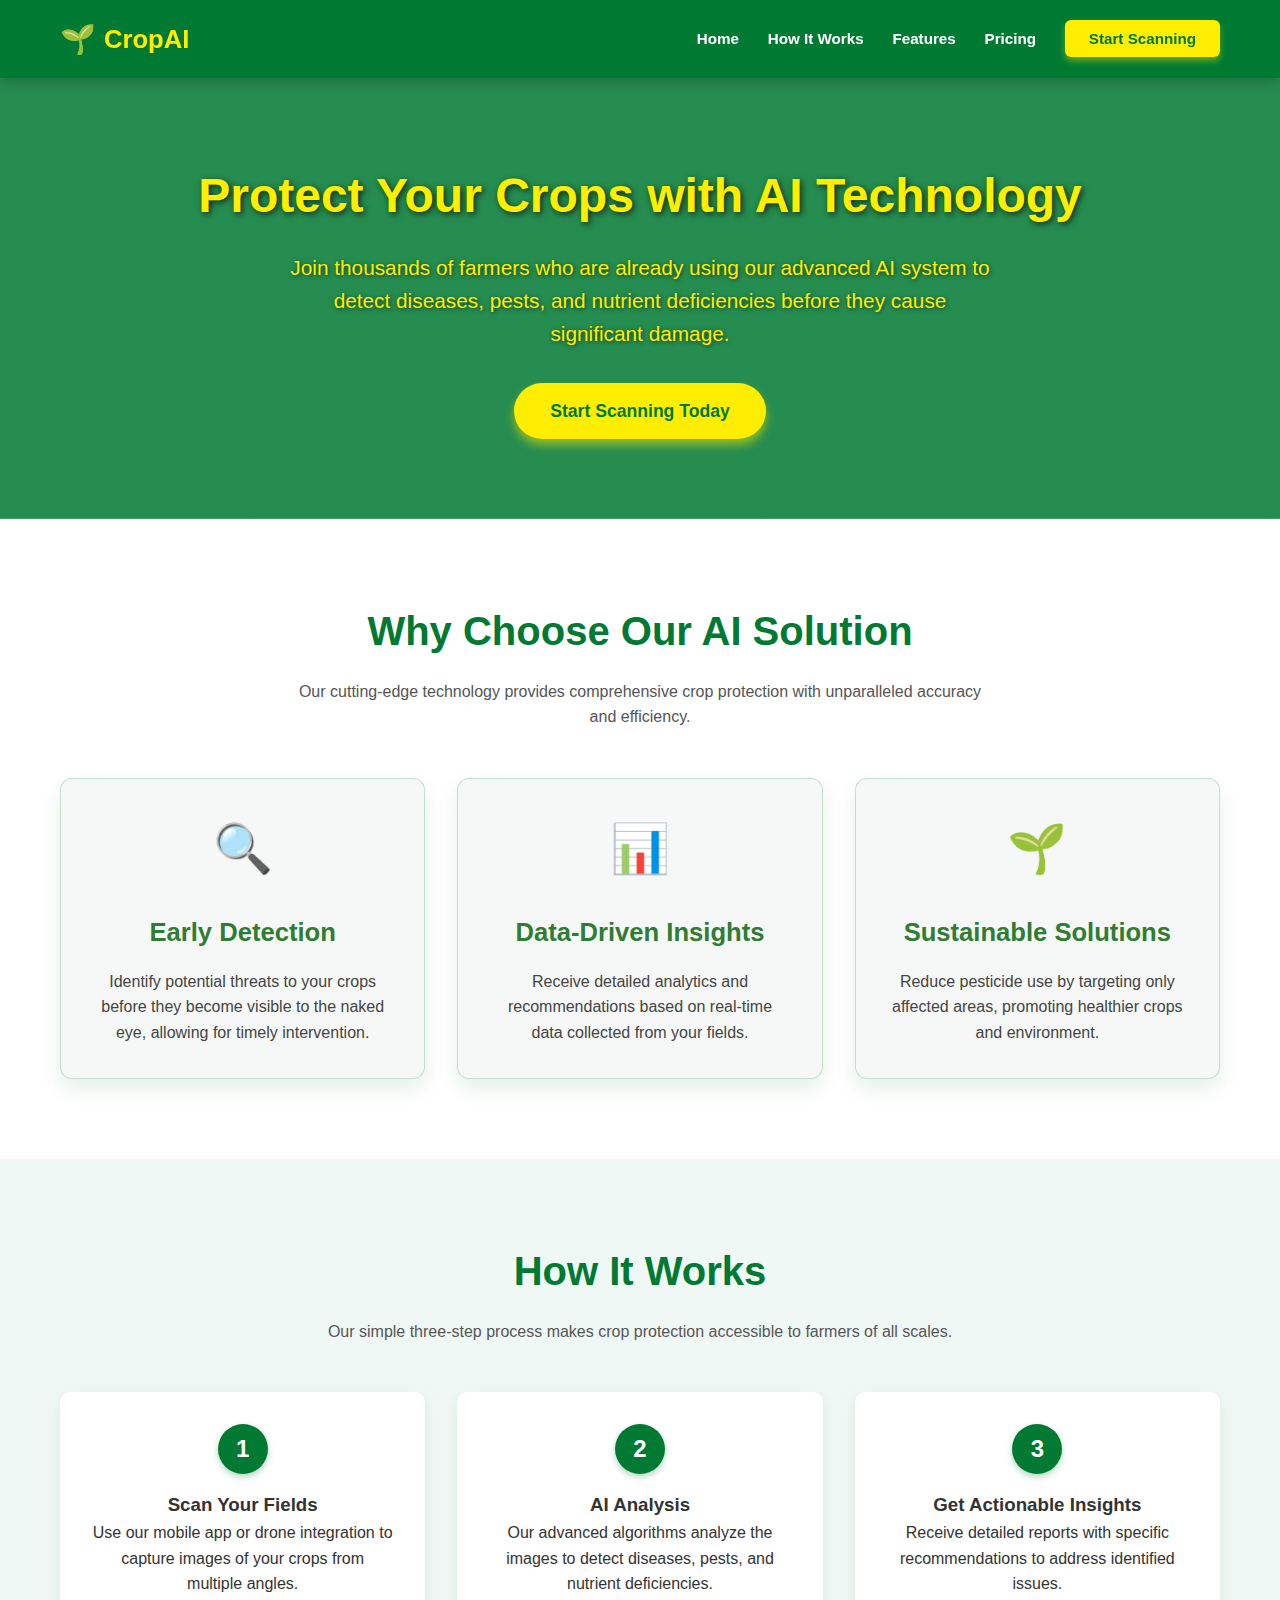
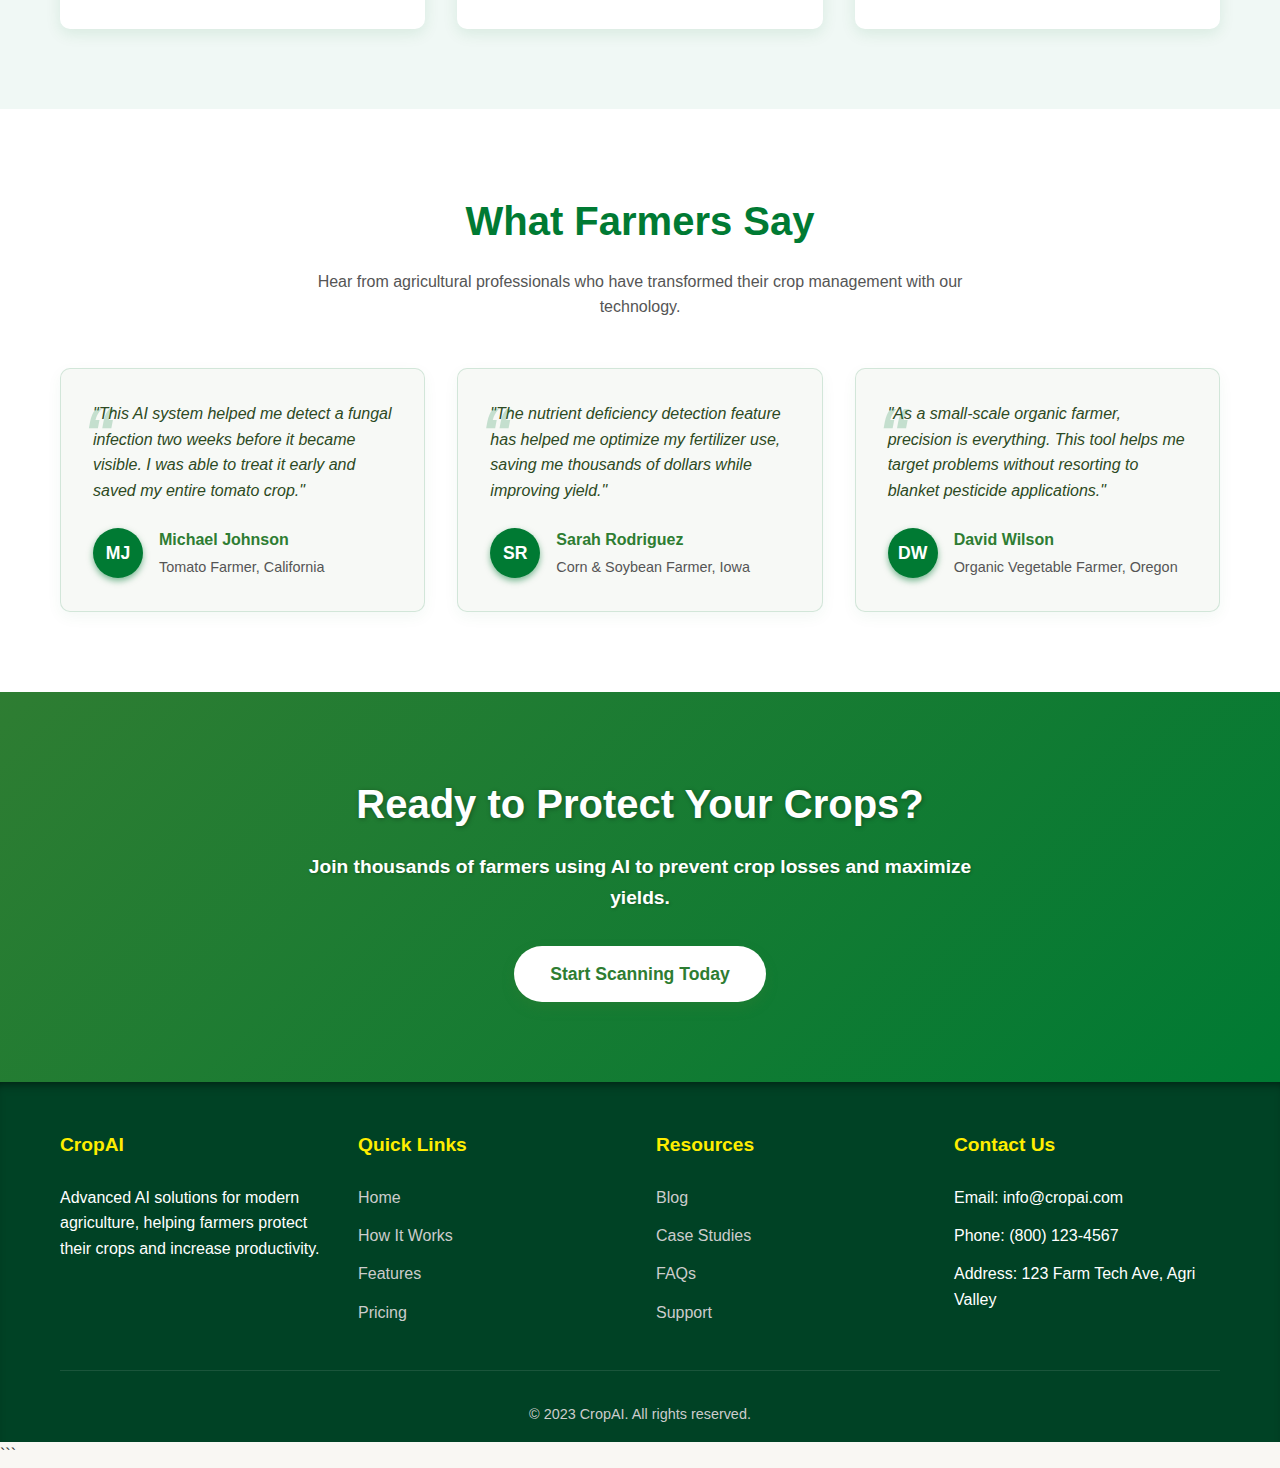
<file: learn-more.html>
<!DOCTYPE html>
<html lang="en">
<head>
    <meta charset="UTF-8" />
    <meta name="viewport" content="width=device-width, initial-scale=1" />
    <title>Learn More | AI Crop Protection</title>
    <style>
        /* Reset and Base Styles */
        * {
            margin: 0;
            padding: 0;
            box-sizing: border-box;
            font-family: 'Segoe UI', Tahoma, Geneva, Verdana, sans-serif;
        }

        :root {
            /* Pantone-inspired colors */
            --primary-color: #2e7d32; /* Forest Green */
            --secondary-color: #007a33; /* Pantone 349 C */
            --accent-color: #ffee00; /* Pantone Yellow C */
            --dark-green: #004225; /* Dark Forest Green */
            --text-color: #333;
            --light-bg: #f9f7f3; /* Off-white natural */
            --white: #ffffff;
            --gray-light: #e9ecef;
        }

        body {
            background-color: var(--light-bg);
            color: var(--text-color);
            line-height: 1.6;
        }

        .container {
            max-width: 1200px;
            margin: 0 auto;
            padding: 0 20px;
        }

        /* Header Styles */
        header {
            background: var(--secondary-color);
            color: var(--white);
            padding: 0;
            box-shadow: 0 2px 15px rgba(0, 0, 0, 0.25);
            position: sticky;
            top: 0;
            z-index: 100;
        }

        .header-content {
            display: flex;
            justify-content: space-between;
            align-items: center;
            padding: 1rem 0;
        }

        .logo {
            display: flex;
            align-items: center;
            font-size: 1.6rem;
            font-weight: 700;
            color: var(--accent-color);
        }

        .logo-icon {
            margin-right: 8px;
            font-size: 1.8rem;
        }

        .logo span {
            color: var(--accent-color);
        }

        nav ul {
            display: flex;
            list-style: none;
            align-items: center;
        }

        nav ul li {
            margin-left: 1.8rem;
            position: relative;
        }

        nav ul li a {
            color: var(--white);
            text-decoration: none;
            font-weight: 600;
            transition: all 0.3s;
            padding: 8px 0;
            position: relative;
            font-size: 0.95rem;
        }

        nav ul li a:after {
            content: '';
            position: absolute;
            width: 0;
            height: 2px;
            bottom: 0;
            left: 0;
            background-color: var(--accent-color);
            transition: width 0.3s ease;
        }

        nav ul li a:hover {
            color: var(--accent-color);
        }

        nav ul li a:hover:after {
            width: 100%;
        }

        .btn-nav {
            background: var(--accent-color);
            color: var(--secondary-color);
            padding: 10px 24px;
            border-radius: 6px;
            text-decoration: none;
            font-weight: 700;
            transition: all 0.3s;
            border: none;
            cursor: pointer;
            font-size: 0.95rem;
            box-shadow: 0 4px 6px rgba(255, 238, 0, 0.4);
        }

        .btn-nav:hover {
            background: var(--white);
            color: var(--secondary-color);
            box-shadow: 0 6px 12px rgba(255, 238, 0, 0.6);
            transform: translateY(-2px);
        }

        /* Hero Section */
        .hero {
            background: linear-gradient(rgba(0, 122, 51, 0.85), rgba(0, 122, 51, 0.85)),
                url('https://images.unsplash.com/photo-1500382017468-9049fed747ef?ixlib=rb-1.2.1&auto=format&fit=crop&w=1350&q=80');
            background-size: cover;
            background-position: center;
            color: var(--accent-color);
            padding: 5rem 0;
            text-align: center;
        }

        .hero h1 {
            font-size: 3rem;
            margin-bottom: 1rem;
            font-weight: 700;
            text-shadow: 2px 2px 6px rgba(0,0,0,0.7);
        }

        .hero p {
            font-size: 1.3rem;
            max-width: 700px;
            margin: 0 auto 2rem;
            font-weight: 500;
            text-shadow: 1px 1px 4px rgba(0,0,0,0.6);
        }

        .btn {
            display: inline-block;
            background: var(--accent-color);
            color: var(--secondary-color);
            padding: 14px 36px;
            border-radius: 50px;
            text-decoration: none;
            font-weight: 700;
            transition: all 0.3s;
            border: none;
            cursor: pointer;
            font-size: 1.1rem;
            box-shadow: 0 6px 10px rgba(255, 238, 0, 0.5);
        }

        .btn:hover {
            background: var(--white);
            color: var(--secondary-color);
            transform: translateY(-3px);
            box-shadow: 0 8px 20px rgba(255, 238, 0, 0.7);
        }

        /* Features Section */
        .features {
            padding: 5rem 0;
            background-color: var(--white);
        }

        .section-title {
            text-align: center;
            margin-bottom: 3rem;
        }

        .section-title h2 {
            font-size: 2.5rem;
            color: var(--secondary-color);
            font-weight: 700;
            margin-bottom: 1rem;
        }

        .section-title p {
            color: #555;
            max-width: 700px;
            margin: 0 auto;
            font-weight: 500;
        }

        .features-grid {
            display: grid;
            grid-template-columns: repeat(auto-fit, minmax(300px, 1fr));
            gap: 2rem;
        }

        .feature-card {
            background: #f6f8f7;
            border-radius: 12px;
            padding: 2rem;
            text-align: center;
            transition: transform 0.3s, box-shadow 0.3s;
            box-shadow: 0 10px 20px rgba(0, 122, 51, 0.1);
            border: 1px solid rgba(0,122,51,0.2);
        }

        .feature-card:hover {
            transform: translateY(-10px);
            box-shadow: 0 18px 36px rgba(0, 122, 51, 0.2);
        }

        .feature-icon {
            font-size: 3rem;
            color: var(--secondary-color);
            margin-bottom: 1.5rem;
        }

        .feature-card h3 {
            font-size: 1.6rem;
            margin-bottom: 1rem;
            color: var(--primary-color);
            font-weight: 700;
        }

        .feature-card p {
            font-weight: 500;
            color: #444;
        }

        /* How It Works Section */
        .how-it-works {
            padding: 5rem 0;
            background-color: #f0f8f5;
        }

        .steps {
            display: flex;
            flex-wrap: wrap;
            justify-content: center;
            gap: 2rem;
            margin-top: 3rem;
        }

        .step {
            flex: 1;
            min-width: 250px;
            text-align: center;
            padding: 2rem;
            background: var(--white);
            border-radius: 10px;
            box-shadow: 0 5px 15px rgba(0, 122, 51, 0.1);
            transition: transform 0.3s;
        }

        .step:hover {
            transform: translateY(-5px);
            box-shadow: 0 10px 30px rgba(0, 122, 51, 0.2);
        }

        .step-number {
            display: inline-block;
            width: 50px;
            height: 50px;
            background: var(--secondary-color);
            color: var(--white);
            border-radius: 50%;
            line-height: 50px;
            font-size: 1.5rem;
            font-weight: bold;
            margin-bottom: 1rem;
            box-shadow: 0 3px 6px rgba(0, 122, 51, 0.3);
        }

        /* Testimonials Section */
        .testimonials {
            padding: 5rem 0;
            background-color: var(--white);
        }

        .testimonial-grid {
            display: grid;
            grid-template-columns: repeat(auto-fit, minmax(300px, 1fr));
            gap: 2rem;
            margin-top: 3rem;
        }

        .testimonial-card {
            background: #f7f9f6;
            border-radius: 10px;
            padding: 2rem;
            box-shadow: 0 5px 15px rgba(0, 122, 51, 0.05);
            transition: transform 0.3s;
            border: 1px solid rgba(0, 122, 51, 0.15);
        }

        .testimonial-card:hover {
            transform: translateY(-5px);
            box-shadow: 0 10px 30px rgba(0, 122, 51, 0.15);
        }

        .testimonial-text {
            font-style: italic;
            margin-bottom: 1.5rem;
            position: relative;
            color: #2d4a23;
        }

        .testimonial-text:before {
            content: "“";
            font-size: 4rem;
            color: var(--secondary-color);
            opacity: 0.2;
            position: absolute;
            top: -20px;
            left: -10px;
            font-weight: bold;
        }

        .testimonial-author {
            display: flex;
            align-items: center;
        }

        .author-avatar {
            width: 50px;
            height: 50px;
            border-radius: 50%;
            background: var(--secondary-color);
            margin-right: 1rem;
            display: flex;
            align-items: center;
            justify-content: center;
            color: var(--white);
            font-weight: bold;
            font-size: 1.1rem;
            box-shadow: 0 3px 6px rgba(0,122,51,0.5);
        }

        .author-info h4 {
            margin-bottom: 0.2rem;
            color: var(--primary-color);
        }

        .author-info p {
            color: #555;
            font-size: 0.9rem;
            font-weight: 500;
        }

        /* CTA Section */
        .cta {
            padding: 5rem 0;
            background: linear-gradient(135deg, var(--primary-color), var(--secondary-color));
            color: var(--white);
            text-align: center;
        }

        .cta h2 {
            font-size: 2.5rem;
            margin-bottom: 1rem;
            font-weight: 700;
            text-shadow: 1px 1px 5px rgba(0,0,0,0.3);
        }

        .cta p {
            max-width: 700px;
            margin: 0 auto 2rem;
            font-size: 1.2rem;
            font-weight: 600;
            text-shadow: 1px 1px 3px rgba(0,0,0,0.25);
        }

        .btn-light {
            background: var(--white);
            color: var(--primary-color);
            font-weight: 700;
            padding: 14px 36px;
            border-radius: 50px;
            text-decoration: none;
            font-size: 1.1rem;
            box-shadow: 0 6px 12px rgba(46, 125, 50, 0.4);
            transition: background 0.3s, color 0.3s;
            border: none;
            cursor: pointer;
        }

        .btn-light:hover {
            background: #f1f1f1;
            color: var(--dark-green);
        }

        /* Footer */
        footer {
            background: var(--dark-green);
            color: var(--white);
            padding: 3rem 0 1rem;
            box-shadow: inset 0 8px 12px -8px rgba(0,0,0,0.7);
        }

        .footer-content {
            display: grid;
            grid-template-columns: repeat(auto-fit, minmax(200px, 1fr));
            gap: 2rem;
            margin-bottom: 2rem;
        }

        .footer-column h3 {
            margin-bottom: 1.5rem;
            font-size: 1.2rem;
            font-weight: 700;
            color: var(--accent-color);
        }

        .footer-column ul {
            list-style: none;
        }

        .footer-column ul li {
            margin-bottom: 0.8rem;
        }

        .footer-column ul li a {
            color: #ccc;
            text-decoration: none;
            transition: color 0.3s;
            font-weight: 500;
        }

        .footer-column ul li a:hover {
            color: var(--accent-color);
        }

        .copyright {
            text-align: center;
            padding-top: 2rem;
            border-top: 1px solid rgba(255, 255, 255, 0.1);
            color: #ccc;
            font-size: 0.9rem;
            font-weight: 400;
        }

        /* Responsive Styles */
        @media (max-width: 768px) {
            .header-content {
                flex-direction: column;
                padding: 1rem 0;
            }

            .logo {
                margin-bottom: 1rem;
            }

            nav ul {
                flex-wrap: wrap;
                justify-content: center;
            }

            nav ul li {
                margin: 0.5rem 0.8rem;
            }

            .hero h1 {
                font-size: 2.2rem;
            }

            .section-title h2 {
                font-size: 2rem;
            }

            .steps {
                flex-direction: column;
            }
        }

        @media (max-width: 480px) {
            .hero {
                padding: 3rem 0;
            }

            .hero h1 {
                font-size: 1.8rem;
            }

            .section-title h2 {
                font-size: 1.6rem;
            }

            .features-grid,
            .testimonial-grid {
                grid-template-columns: 1fr;
            }

            nav ul li {
                margin: 0.3rem 0.5rem;
            }

            .btn-nav {
                padding: 8px 16px;
                font-size: 0.9rem;
            }
        }
    </style>
</head>
<body>
    <!-- Header -->
    <header>
        <div class="container">
            <div class="header-content">
                <div class="logo">
                    <span class="logo-icon">🌱</span>
                    Crop<span>AI</span>
                </div>
                <nav>
                    <ul>
                        <li><a href="#">Home</a></li>
                        <li><a href="#">How It Works</a></li>
                        <li><a href="#">Features</a></li>
                        <li><a href="#">Pricing</a></li>
                        <li><a href="#" class="btn-nav">Start Scanning</a></li>
                    </ul>
                </nav>
            </div>
        </div>
    </header>

    <!-- Hero Section -->
    <section class="hero">
        <div class="container">
            <h1>Protect Your Crops with AI Technology</h1>
            <p>Join thousands of farmers who are already using our advanced AI system to detect diseases, pests, and nutrient deficiencies before they cause significant damage.</p>
            <a href="index.html" class="btn">Start Scanning Today</a>
        </div>
    </section>

    <!-- Features Section -->
    <section class="features">
        <div class="container">
            <div class="section-title">
                <h2>Why Choose Our AI Solution</h2>
                <p>Our cutting-edge technology provides comprehensive crop protection with unparalleled accuracy and efficiency.</p>
            </div>
            <div class="features-grid">
                <div class="feature-card">
                    <div class="feature-icon">🔍</div>
                    <h3>Early Detection</h3>
                    <p>Identify potential threats to your crops before they become visible to the naked eye, allowing for timely intervention.</p>
                </div>
                <div class="feature-card">
                    <div class="feature-icon">📊</div>
                    <h3>Data-Driven Insights</h3>
                    <p>Receive detailed analytics and recommendations based on real-time data collected from your fields.</p>
                </div>
                <div class="feature-card">
                    <div class="feature-icon">🌱</div>
                    <h3>Sustainable Solutions</h3>
                    <p>Reduce pesticide use by targeting only affected areas, promoting healthier crops and environment.</p>
                </div>
            </div>
        </div>
    </section>

    <!-- How It Works Section -->
    <section class="how-it-works">
        <div class="container">
            <div class="section-title">
                <h2>How It Works</h2>
                <p>Our simple three-step process makes crop protection accessible to farmers of all scales.</p>
            </div>
            <div class="steps">
                <div class="step">
                    <div class="step-number">1</div>
                    <h3>Scan Your Fields</h3>
                    <p>Use our mobile app or drone integration to capture images of your crops from multiple angles.</p>
                </div>
                <div class="step">
                    <div class="step-number">2</div>
                    <h3>AI Analysis</h3>
                    <p>Our advanced algorithms analyze the images to detect diseases, pests, and nutrient deficiencies.</p>
                </div>
                <div class="step">
                    <div class="step-number">3</div>
                    <h3>Get Actionable Insights</h3>
                    <p>Receive detailed reports with specific recommendations to address identified issues.</p>
                </div>
            </div>
        </div>
    </section>

    <!-- Testimonials Section -->
    <section class="testimonials">
        <div class="container">
            <div class="section-title">
                <h2>What Farmers Say</h2>
                <p>Hear from agricultural professionals who have transformed their crop management with our technology.</p>
            </div>
            <div class="testimonial-grid">
                <div class="testimonial-card">
                    <div class="testimonial-text">
                        "This AI system helped me detect a fungal infection two weeks before it became visible. I was able to treat it early and saved my entire tomato crop."
                    </div>
                    <div class="testimonial-author">
                        <div class="author-avatar">MJ</div>
                        <div class="author-info">
                            <h4>Michael Johnson</h4>
                            <p>Tomato Farmer, California</p>
                        </div>
                    </div>
                </div>
                <div class="testimonial-card">
                    <div class="testimonial-text">
                        "The nutrient deficiency detection feature has helped me optimize my fertilizer use, saving me thousands of dollars while improving yield."
                    </div>
                    <div class="testimonial-author">
                        <div class="author-avatar">SR</div>
                        <div class="author-info">
                            <h4>Sarah Rodriguez</h4>
                            <p>Corn & Soybean Farmer, Iowa</p>
                        </div>
                    </div>
                </div>
                <div class="testimonial-card">
                    <div class="testimonial-text">
                        "As a small-scale organic farmer, precision is everything. This tool helps me target problems without resorting to blanket pesticide applications."
                    </div>
                    <div class="testimonial-author">
                        <div class="author-avatar">DW</div>
                        <div class="author-info">
                            <h4>David Wilson</h4>
                            <p>Organic Vegetable Farmer, Oregon</p>
                        </div>
                    </div>
                </div>
            </div>
        </div>
    </section>

    <!-- CTA Section -->
    <section class="cta">
        <div class="container">
            <h2>Ready to Protect Your Crops?</h2>
            <p>Join thousands of farmers using AI to prevent crop losses and maximize yields.</p>
            <a href="index.html" class="btn btn-light">Start Scanning Today</a>
        </div>
    </section>

    <!-- Footer -->
    <footer>
        <div class="container">
            <div class="footer-content">
                <div class="footer-column">
                    <h3>CropAI</h3>
                    <p>Advanced AI solutions for modern agriculture, helping farmers protect their crops and increase productivity.</p>
                </div>
                <div class="footer-column">
                    <h3>Quick Links</h3>
                    <ul>
                        <li><a href="#">Home</a></li>
                        <li><a href="#">How It Works</a></li>
                        <li><a href="#">Features</a></li>
                        <li><a href="#">Pricing</a></li>
                    </ul>
                </div>
                <div class="footer-column">
                    <h3>Resources</h3>
                    <ul>
                        <li><a href="#">Blog</a></li>
                        <li><a href="#">Case Studies</a></li>
                        <li><a href="#">FAQs</a></li>
                        <li><a href="#">Support</a></li>
                    </ul>
                </div>
                <div class="footer-column">
                    <h3>Contact Us</h3>
                    <ul>
                        <li>Email: info@cropai.com</li>
                        <li>Phone: (800) 123-4567</li>
                        <li>Address: 123 Farm Tech Ave, Agri Valley</li>
                    </ul>
                </div>
            </div>
            <div class="copyright">
                <p>&copy; 2023 CropAI. All rights reserved.</p>
            </div>
        </div>
    </footer>
</body>
</html>
```
</file>
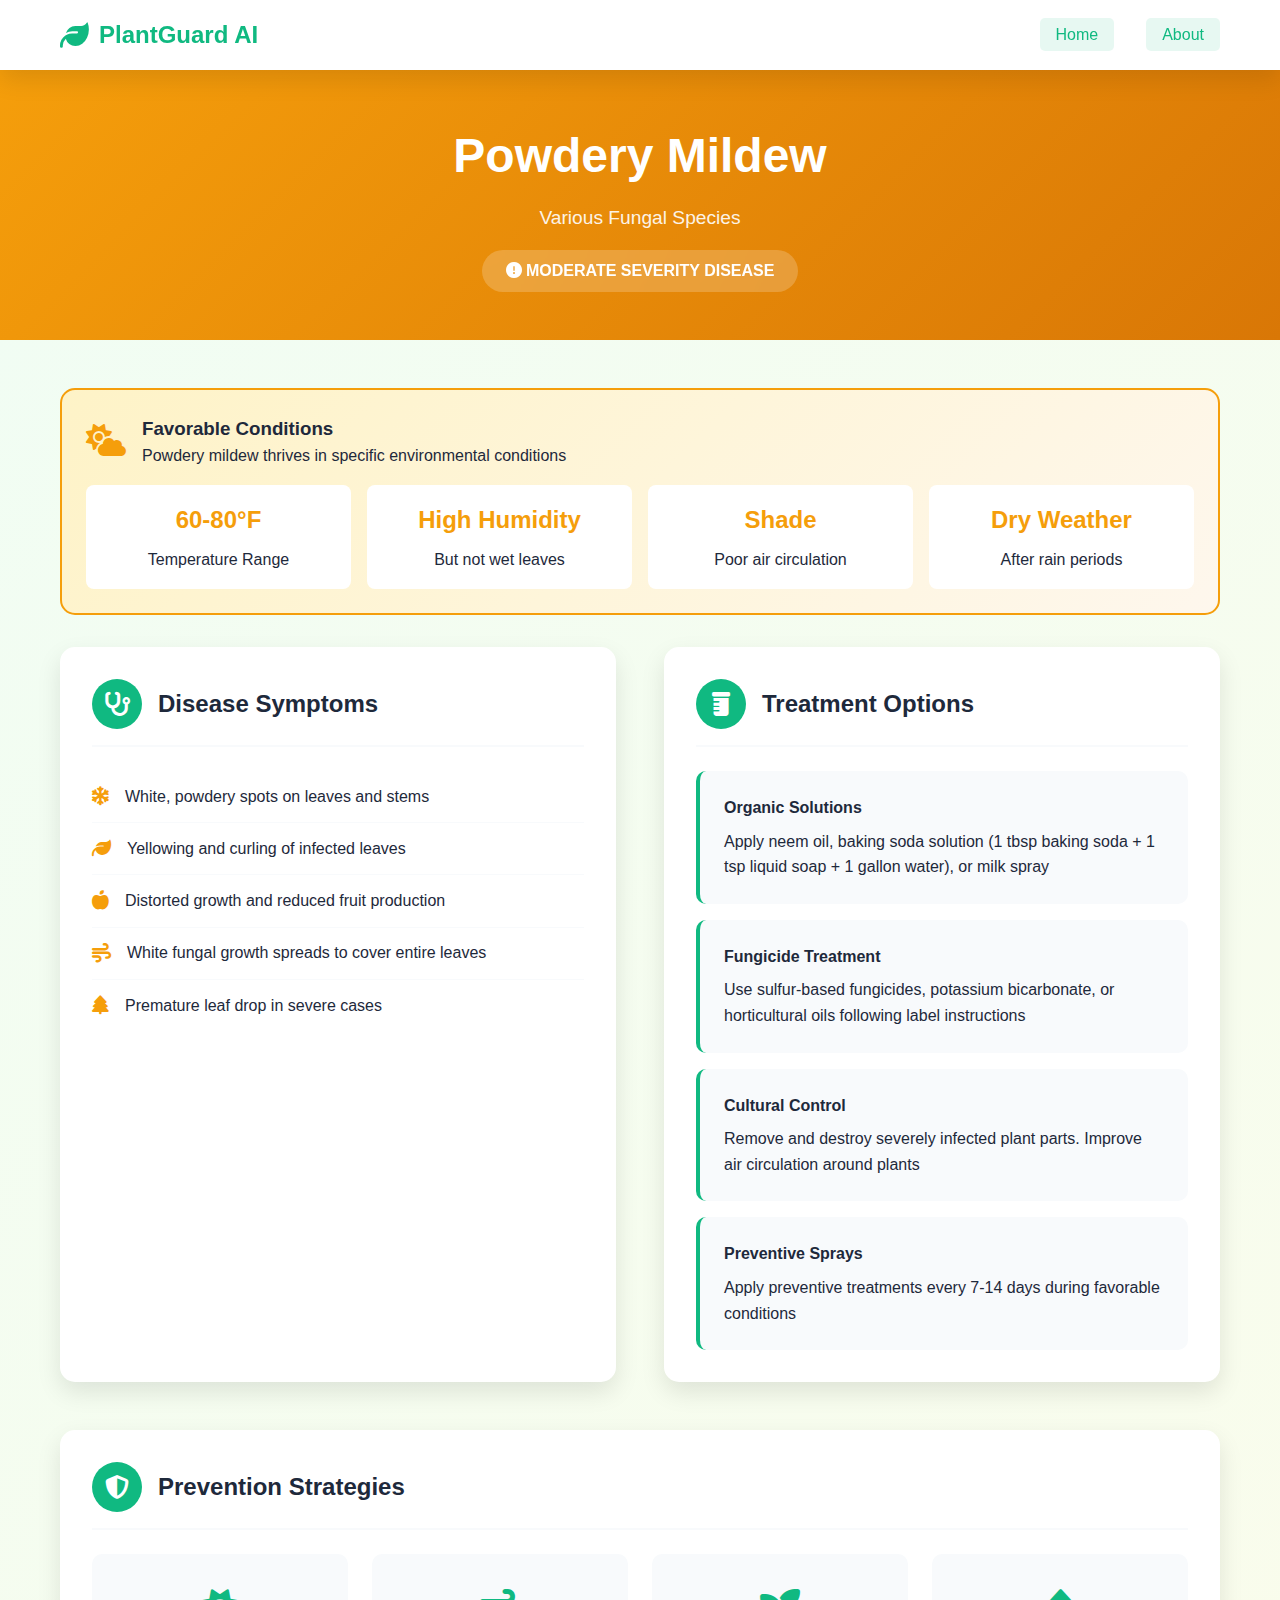
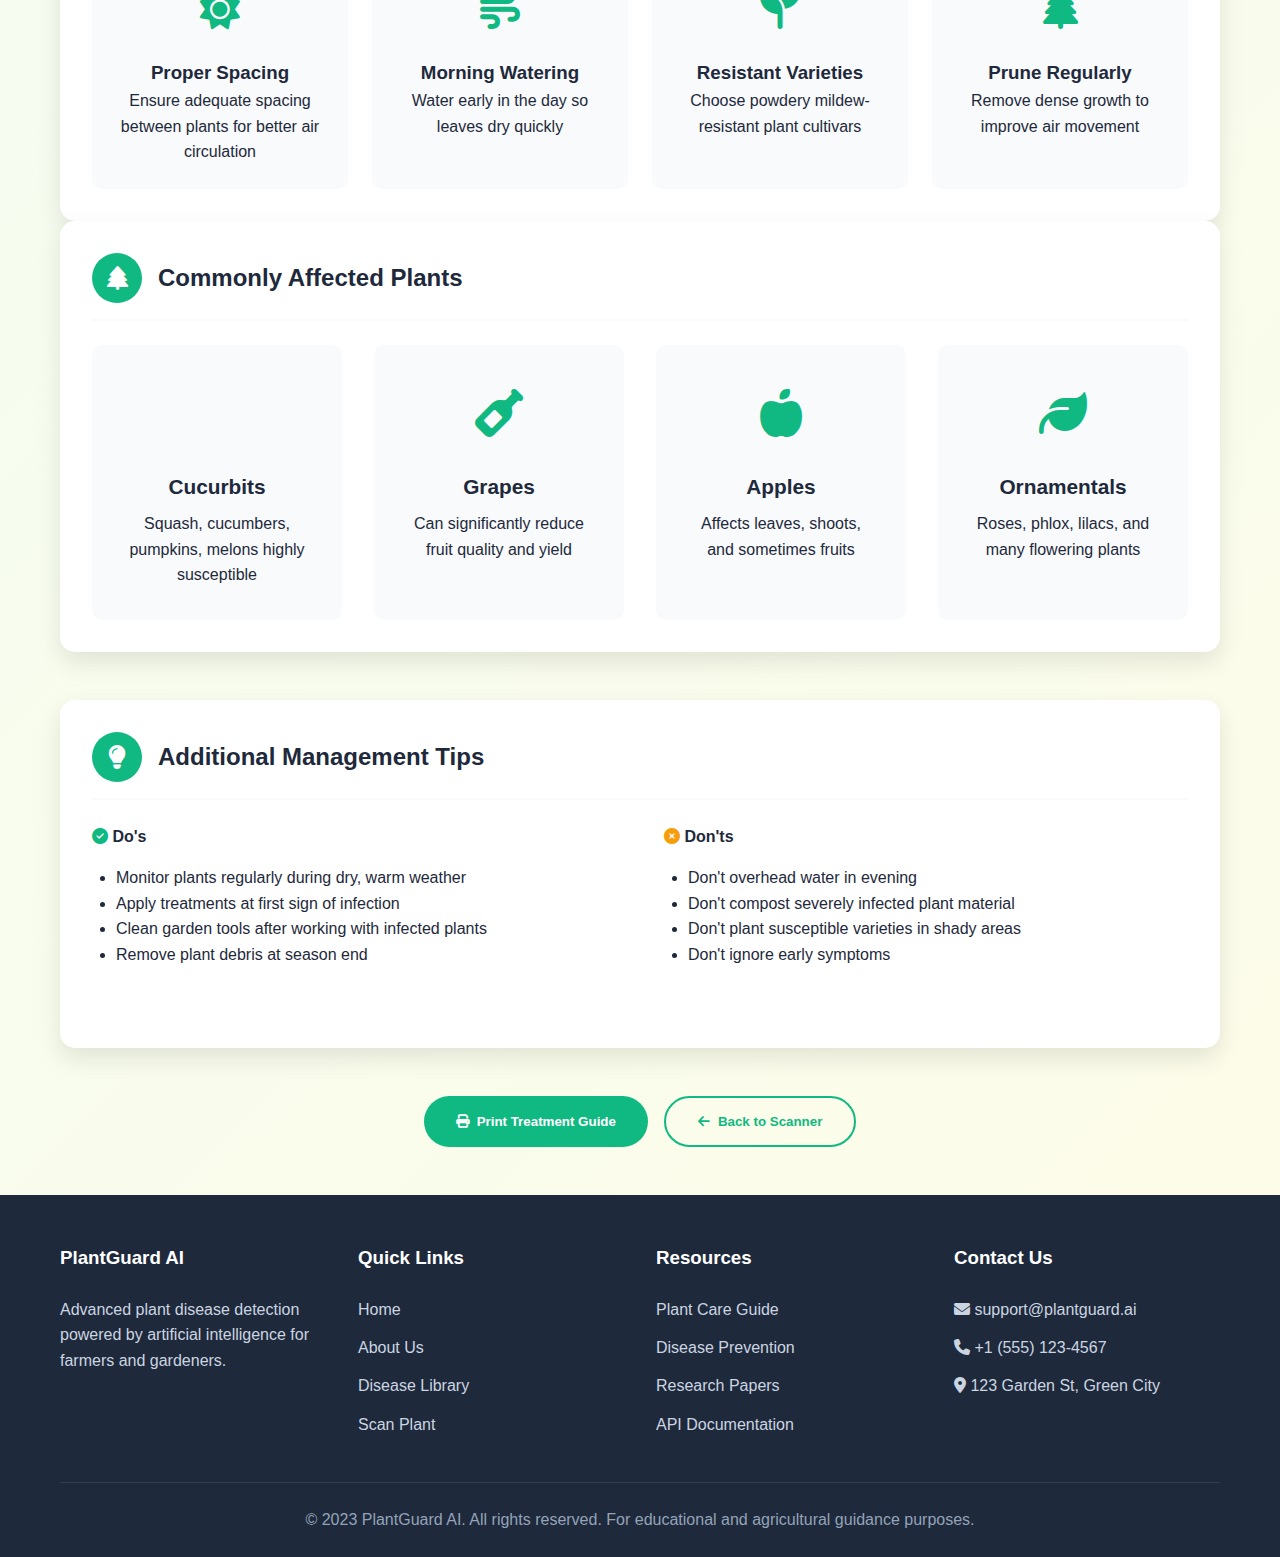
<file: Powdery-Mildew.html>
<!DOCTYPE html>
<html lang="en">
<head>
    <meta charset="UTF-8">
    <meta name="viewport" content="width=device-width, initial-scale=1.0">
    <title>Powdery Mildew - PlantGuard AI</title>
    <link rel="stylesheet" href="https://cdnjs.cloudflare.com/ajax/libs/font-awesome/6.4.0/css/all.min.css">
    <style>
        * {
            margin: 0;
            padding: 0;
            box-sizing: border-box;
            font-family: 'Segoe UI', Tahoma, Geneva, Verdana, sans-serif;
        }

        :root {
            --primary: #10b981;
            --primary-dark: #059669;
            --warning: #f59e0b;
            --light: #f8fafc;
            --dark: #1e293b;
            --gray: #64748b;
            --shadow: 0 10px 25px rgba(0, 0, 0, 0.1);
            --transition: all 0.3s ease;
        }

        body {
            background: linear-gradient(135deg, #f0fdf4 0%, #fefce8 100%);
            color: var(--dark);
            line-height: 1.6;
        }

        .container {
            max-width: 1200px;
            margin: 0 auto;
            padding: 0 20px;
        }

        /* Navigation */
        .navbar {
            background: white;
            padding: 1rem 0;
            box-shadow: var(--shadow);
            position: sticky;
            top: 0;
            z-index: 1000;
        }

        .nav-container {
            display: flex;
            justify-content: space-between;
            align-items: center;
        }

        .logo {
            display: flex;
            align-items: center;
            gap: 10px;
            font-size: 1.5rem;
            font-weight: 700;
            color: var(--primary);
            text-decoration: none;
        }

        .logo i {
            font-size: 1.8rem;
        }

        .nav-links {
            display: flex;
            gap: 2rem;
            list-style: none;
        }

        .nav-links a {
            text-decoration: none;
            color: var(--dark);
            font-weight: 500;
            transition: var(--transition);
            padding: 0.5rem 1rem;
            border-radius: 5px;
        }

        .nav-links a:hover {
            color: var(--primary);
            background: var(--light);
        }

        .nav-links a.active {
            color: var(--primary);
            background: rgba(16, 185, 129, 0.1);
        }

        /* Header */
        .disease-header {
            background: linear-gradient(135deg, #f59e0b, #d97706);
            color: white;
            padding: 3rem 0;
            text-align: center;
            margin-bottom: 3rem;
        }

        .disease-title {
            font-size: 3rem;
            margin-bottom: 0.5rem;
        }

        .disease-subtitle {
            font-size: 1.2rem;
            opacity: 0.9;
            margin-bottom: 1rem;
        }

        .severity-badge {
            display: inline-block;
            background: rgba(255, 255, 255, 0.2);
            padding: 0.5rem 1.5rem;
            border-radius: 50px;
            font-weight: 600;
            backdrop-filter: blur(10px);
        }

        /* Content Layout */
        .content-grid {
            display: grid;
            grid-template-columns: 1fr 1fr;
            gap: 3rem;
            margin-bottom: 3rem;
        }

        /* Info Cards */
        .info-card {
            background: white;
            border-radius: 15px;
            padding: 2rem;
            box-shadow: var(--shadow);
            transition: var(--transition);
        }

        .info-card:hover {
            transform: translateY(-5px);
        }

        .card-header {
            display: flex;
            align-items: center;
            gap: 1rem;
            margin-bottom: 1.5rem;
            padding-bottom: 1rem;
            border-bottom: 2px solid var(--light);
        }

        .card-icon {
            width: 50px;
            height: 50px;
            background: var(--primary);
            border-radius: 50%;
            display: flex;
            align-items: center;
            justify-content: center;
            color: white;
            font-size: 1.5rem;
        }

        .card-title {
            font-size: 1.5rem;
            color: var(--dark);
        }

        /* Symptoms */
        .symptoms-list {
            list-style: none;
        }

        .symptoms-list li {
            padding: 0.8rem 0;
            border-bottom: 1px solid var(--light);
            display: flex;
            align-items: center;
            gap: 1rem;
        }

        .symptoms-list li:last-child {
            border-bottom: none;
        }

        .symptom-icon {
            color: var(--warning);
            font-size: 1.2rem;
        }

        /* Treatment */
        .treatment-item {
            background: var(--light);
            padding: 1.5rem;
            border-radius: 10px;
            margin-bottom: 1rem;
            border-left: 4px solid var(--primary);
        }

        .treatment-item:last-child {
            margin-bottom: 0;
        }

        .treatment-title {
            font-weight: 600;
            margin-bottom: 0.5rem;
            color: var(--dark);
        }

        /* Prevention */
        .prevention-grid {
            display: grid;
            grid-template-columns: repeat(auto-fit, minmax(200px, 1fr));
            gap: 1.5rem;
        }

        .prevention-item {
            text-align: center;
            padding: 1.5rem;
            background: var(--light);
            border-radius: 10px;
            transition: var(--transition);
        }

        .prevention-item:hover {
            background: white;
            box-shadow: var(--shadow);
        }

        .prevention-icon {
            font-size: 2.5rem;
            color: var(--primary);
            margin-bottom: 1rem;
        }

        /* Affected Plants */
        .plants-section {
            background: white;
            border-radius: 15px;
            padding: 2rem;
            box-shadow: var(--shadow);
            margin-bottom: 3rem;
        }

        .plants-grid {
            display: grid;
            grid-template-columns: repeat(auto-fit, minmax(250px, 1fr));
            gap: 2rem;
            margin-top: 1.5rem;
        }

        .plant-card {
            text-align: center;
            padding: 2rem;
            border-radius: 10px;
            background: var(--light);
            transition: var(--transition);
        }

        .plant-card:hover {
            transform: translateY(-5px);
            box-shadow: var(--shadow);
        }

        .plant-icon {
            font-size: 3rem;
            color: var(--primary);
            margin-bottom: 1rem;
        }

        .plant-name {
            font-size: 1.3rem;
            font-weight: 600;
            margin-bottom: 0.5rem;
        }

        /* Action Buttons */
        .action-buttons {
            display: flex;
            gap: 1rem;
            justify-content: center;
            margin: 3rem 0;
        }

        .btn {
            padding: 1rem 2rem;
            border-radius: 50px;
            font-weight: 600;
            cursor: pointer;
            transition: var(--transition);
            border: none;
            display: inline-flex;
            align-items: center;
            gap: 0.5rem;
            text-decoration: none;
        }

        .btn-primary {
            background: var(--primary);
            color: white;
        }

        .btn-primary:hover {
            background: var(--primary-dark);
            transform: translateY(-2px);
            box-shadow: var(--shadow);
        }

        .btn-outline {
            background: transparent;
            color: var(--primary);
            border: 2px solid var(--primary);
        }

        .btn-outline:hover {
            background: var(--primary);
            color: white;
            transform: translateY(-2px);
        }

        /* Conditions Section */
        .conditions-alert {
            background: linear-gradient(135deg, #fef3c7, #fef7ed);
            border: 2px solid var(--warning);
            border-radius: 15px;
            padding: 1.5rem;
            margin: 2rem 0;
        }

        .alert-header {
            display: flex;
            align-items: center;
            gap: 1rem;
            margin-bottom: 1rem;
        }

        .alert-icon {
            font-size: 2rem;
            color: var(--warning);
        }

        .conditions-grid {
            display: grid;
            grid-template-columns: repeat(auto-fit, minmax(200px, 1fr));
            gap: 1rem;
            margin-top: 1rem;
        }

        .condition-item {
            text-align: center;
            padding: 1rem;
            background: white;
            border-radius: 8px;
        }

        .condition-value {
            font-size: 1.5rem;
            font-weight: 700;
            color: var(--warning);
            margin-bottom: 0.5rem;
        }

        /* Footer */
        footer {
            background: var(--dark);
            color: white;
            padding: 3rem 0 1.5rem;
            margin-top: 3rem;
        }

        .footer-content {
            display: grid;
            grid-template-columns: repeat(auto-fit, minmax(250px, 1fr));
            gap: 2rem;
            margin-bottom: 2rem;
        }

        .footer-column h3 {
            margin-bottom: 1.5rem;
            color: white;
        }

        .footer-column p, .footer-column a {
            color: #cbd5e1;
            margin-bottom: 0.8rem;
            display: block;
            text-decoration: none;
        }

        .footer-column a:hover {
            color: white;
        }

        .copyright {
            text-align: center;
            padding-top: 1.5rem;
            border-top: 1px solid rgba(255, 255, 255, 0.1);
            color: #94a3b8;
        }

        /* Responsive */
        @media (max-width: 768px) {
            .nav-container {
                flex-direction: column;
                gap: 1rem;
            }

            .nav-links {
                gap: 1rem;
            }

            .content-grid {
                grid-template-columns: 1fr;
            }
            
            .disease-title {
                font-size: 2rem;
            }
            
            .action-buttons {
                flex-direction: column;
                align-items: center;
            }
            
            .conditions-grid {
                grid-template-columns: 1fr;
            }
        }

        /* Mobile Menu */
        .mobile-menu-btn {
            display: none;
            background: none;
            border: none;
            font-size: 1.5rem;
            color: var(--dark);
            cursor: pointer;
        }

        @media (max-width: 480px) {
            .mobile-menu-btn {
                display: block;
            }

            .nav-links {
                display: none;
                flex-direction: column;
                position: absolute;
                top: 100%;
                left: 0;
                right: 0;
                background: white;
                padding: 1rem;
                box-shadow: var(--shadow);
            }

            .nav-links.active {
                display: flex;
            }
        }
    </style>
</head>
<body>
    <!-- Navigation -->
    <nav class="navbar">
        <div class="container nav-container">
            <a href="#" class="logo">
                <i class="fas fa-leaf"></i>
                PlantGuard AI
            </a>
            
            <button class="mobile-menu-btn">
                <i class="fas fa-bars"></i>
            </button>

            <ul class="nav-links">
                <li><a href="index.html" class="active">Home</a></li>
                <li><a href="about.html" class="active">About</a></li>
                
                
        </div>
    </nav>

    <!-- Disease Header -->
    <header class="disease-header">
        <div class="container">
            <h1 class="disease-title">Powdery Mildew</h1>
            <p class="disease-subtitle">Various Fungal Species</p>
            <div class="severity-badge">
                <i class="fas fa-exclamation-circle"></i>
                MODERATE SEVERITY DISEASE
            </div>
        </div>
    </header>

    <div class="container">
        <!-- Conditions Alert -->
        <div class="conditions-alert">
            <div class="alert-header">
                <div class="alert-icon">
                    <i class="fas fa-cloud-sun"></i>
                </div>
                <div>
                    <h3>Favorable Conditions</h3>
                    <p>Powdery mildew thrives in specific environmental conditions</p>
                </div>
            </div>
            <div class="conditions-grid">
                <div class="condition-item">
                    <div class="condition-value">60-80°F</div>
                    <div>Temperature Range</div>
                </div>
                <div class="condition-item">
                    <div class="condition-value">High Humidity</div>
                    <div>But not wet leaves</div>
                </div>
                <div class="condition-item">
                    <div class="condition-value">Shade</div>
                    <div>Poor air circulation</div>
                </div>
                <div class="condition-item">
                    <div class="condition-value">Dry Weather</div>
                    <div>After rain periods</div>
                </div>
            </div>
        </div>

        <!-- Main Content Grid -->
        <div class="content-grid">
            <!-- Symptoms Column -->
            <div class="info-card">
                <div class="card-header">
                    <div class="card-icon">
                        <i class="fas fa-stethoscope"></i>
                    </div>
                    <h2 class="card-title">Disease Symptoms</h2>
                </div>
                <ul class="symptoms-list">
                    <li>
                        <i class="fas fa-snowflake symptom-icon"></i>
                        <span>White, powdery spots on leaves and stems</span>
                    </li>
                    <li>
                        <i class="fas fa-leaf symptom-icon"></i>
                        <span>Yellowing and curling of infected leaves</span>
                    </li>
                    <li>
                        <i class="fas fa-apple-alt symptom-icon"></i>
                        <span>Distorted growth and reduced fruit production</span>
                    </li>
                    <li>
                        <i class="fas fa-wind symptom-icon"></i>
                        <span>White fungal growth spreads to cover entire leaves</span>
                    </li>
                    <li>
                        <i class="fas fa-tree symptom-icon"></i>
                        <span>Premature leaf drop in severe cases</span>
                    </li>
                </ul>
            </div>

            <!-- Treatment Column -->
            <div class="info-card">
                <div class="card-header">
                    <div class="card-icon">
                        <i class="fas fa-prescription-bottle"></i>
                    </div>
                    <h2 class="card-title">Treatment Options</h2>
                </div>
                <div class="treatment-item">
                    <div class="treatment-title">Organic Solutions</div>
                    <p>Apply neem oil, baking soda solution (1 tbsp baking soda + 1 tsp liquid soap + 1 gallon water), or milk spray</p>
                </div>
                <div class="treatment-item">
                    <div class="treatment-title">Fungicide Treatment</div>
                    <p>Use sulfur-based fungicides, potassium bicarbonate, or horticultural oils following label instructions</p>
                </div>
                <div class="treatment-item">
                    <div class="treatment-title">Cultural Control</div>
                    <p>Remove and destroy severely infected plant parts. Improve air circulation around plants</p>
                </div>
                <div class="treatment-item">
                    <div class="treatment-title">Preventive Sprays</div>
                    <p>Apply preventive treatments every 7-14 days during favorable conditions</p>
                </div>
            </div>
        </div>

        <!-- Prevention Section -->
        <div class="info-card">
            <div class="card-header">
                <div class="card-icon">
                    <i class="fas fa-shield-alt"></i>
                </div>
                <h2 class="card-title">Prevention Strategies</h2>
            </div>
            <div class="prevention-grid">
                <div class="prevention-item">
                    <div class="prevention-icon">
                        <i class="fas fa-sun"></i>
                    </div>
                    <h3>Proper Spacing</h3>
                    <p>Ensure adequate spacing between plants for better air circulation</p>
                </div>
                <div class="prevention-item">
                    <div class="prevention-icon">
                        <i class="fas fa-wind"></i>
                    </div>
                    <h3>Morning Watering</h3>
                    <p>Water early in the day so leaves dry quickly</p>
                </div>
                <div class="prevention-item">
                    <div class="prevention-icon">
                        <i class="fas fa-seedling"></i>
                    </div>
                    <h3>Resistant Varieties</h3>
                    <p>Choose powdery mildew-resistant plant cultivars</p>
                </div>
                <div class="prevention-item">
                    <div class="prevention-icon">
                        <i class="fas fa-tree"></i>
                    </div>
                    <h3>Prune Regularly</h3>
                    <p>Remove dense growth to improve air movement</p>
                </div>
            </div>
        </div>

        <!-- Affected Plants -->
        <div class="plants-section">
            <div class="card-header">
                <div class="card-icon">
                    <i class="fas fa-tree"></i>
                </div>
                <h2 class="card-title">Commonly Affected Plants</h2>
            </div>
            <div class="plants-grid">
                <div class="plant-card">
                    <div class="plant-icon">
                        <i class="fas fa-pumpkin"></i>
                    </div>
                    <div class="plant-name">Cucurbits</div>
                    <p>Squash, cucumbers, pumpkins, melons highly susceptible</p>
                </div>
                <div class="plant-card">
                    <div class="plant-icon">
                        <i class="fas fa-wine-bottle"></i>
                    </div>
                    <div class="plant-name">Grapes</div>
                    <p>Can significantly reduce fruit quality and yield</p>
                </div>
                <div class="plant-card">
                    <div class="plant-icon">
                        <i class="fas fa-apple-alt"></i>
                    </div>
                    <div class="plant-name">Apples</div>
                    <p>Affects leaves, shoots, and sometimes fruits</p>
                </div>
                <div class="plant-card">
                    <div class="plant-icon">
                        <i class="fas fa-leaf"></i>
                    </div>
                    <div class="plant-name">Ornamentals</div>
                    <p>Roses, phlox, lilacs, and many flowering plants</p>
                </div>
            </div>
        </div>

        <!-- Additional Tips -->
        <div class="info-card">
            <div class="card-header">
                <div class="card-icon">
                    <i class="fas fa-lightbulb"></i>
                </div>
                <h2 class="card-title">Additional Management Tips</h2>
            </div>
            <div class="content-grid">
                <div>
                    <h4><i class="fas fa-check-circle" style="color: var(--primary);"></i> Do's</h4>
                    <ul style="margin-left: 1.5rem; margin-top: 1rem;">
                        <li>Monitor plants regularly during dry, warm weather</li>
                        <li>Apply treatments at first sign of infection</li>
                        <li>Clean garden tools after working with infected plants</li>
                        <li>Remove plant debris at season end</li>
                    </ul>
                </div>
                <div>
                    <h4><i class="fas fa-times-circle" style="color: var(--warning);"></i> Don'ts</h4>
                    <ul style="margin-left: 1.5rem; margin-top: 1rem;">
                        <li>Don't overhead water in evening</li>
                        <li>Don't compost severely infected plant material</li>
                        <li>Don't plant susceptible varieties in shady areas</li>
                        <li>Don't ignore early symptoms</li>
                    </ul>
                </div>
            </div>
        </div>

        <!-- Action Buttons -->
        <div class="action-buttons">
            <button class="btn btn-primary">
                <i class="fas fa-print"></i> Print Treatment Guide
            </button>
            <button class="btn btn-outline">
                <i class="fas fa-arrow-left"></i> Back to Scanner
            </button>
        </div>
    </div>

    <!-- Footer -->
    <footer>
        <div class="container">
            <div class="footer-content">
                <div class="footer-column">
                    <h3>PlantGuard AI</h3>
                    <p>Advanced plant disease detection powered by artificial intelligence for farmers and gardeners.</p>
                </div>
                <div class="footer-column">
                    <h3>Quick Links</h3>
                    <a href="#">Home</a>
                    <a href="#about">About Us</a>
                    <a href="#disease-library">Disease Library</a>
                    <a href="#scan-plant">Scan Plant</a>
                </div>
                <div class="footer-column">
                    <h3>Resources</h3>
                    <a href="#">Plant Care Guide</a>
                    <a href="#">Disease Prevention</a>
                    <a href="#">Research Papers</a>
                    <a href="#">API Documentation</a>
                </div>
                <div class="footer-column">
                    <h3>Contact Us</h3>
                    <p><i class="fas fa-envelope"></i> support@plantguard.ai</p>
                    <p><i class="fas fa-phone"></i> +1 (555) 123-4567</p>
                    <p><i class="fas fa-map-marker-alt"></i> 123 Garden St, Green City</p>
                </div>
            </div>
            <div class="copyright">
                <p>&copy; 2023 PlantGuard AI. All rights reserved. For educational and agricultural guidance purposes.</p>
            </div>
        </div>
    </footer>

    <script>
        // Mobile menu functionality
        const mobileMenuBtn = document.querySelector('.mobile-menu-btn');
        const navLinks = document.querySelector('.nav-links');

        mobileMenuBtn.addEventListener('click', () => {
            navLinks.classList.toggle('active');
        });

        // Simple print functionality
        document.querySelector('.btn-primary').addEventListener('click', function() {
            window.print();
        });

        // Back button functionality
        document.querySelector('.btn-outline').addEventListener('click', function() {
            window.history.back();
        });

        // Close mobile menu when clicking on links
        document.querySelectorAll('.nav-links a').forEach(link => {
            link.addEventListener('click', () => {
                navLinks.classList.remove('active');
            });
        });
    </script>
</body>

</html>
</file>
